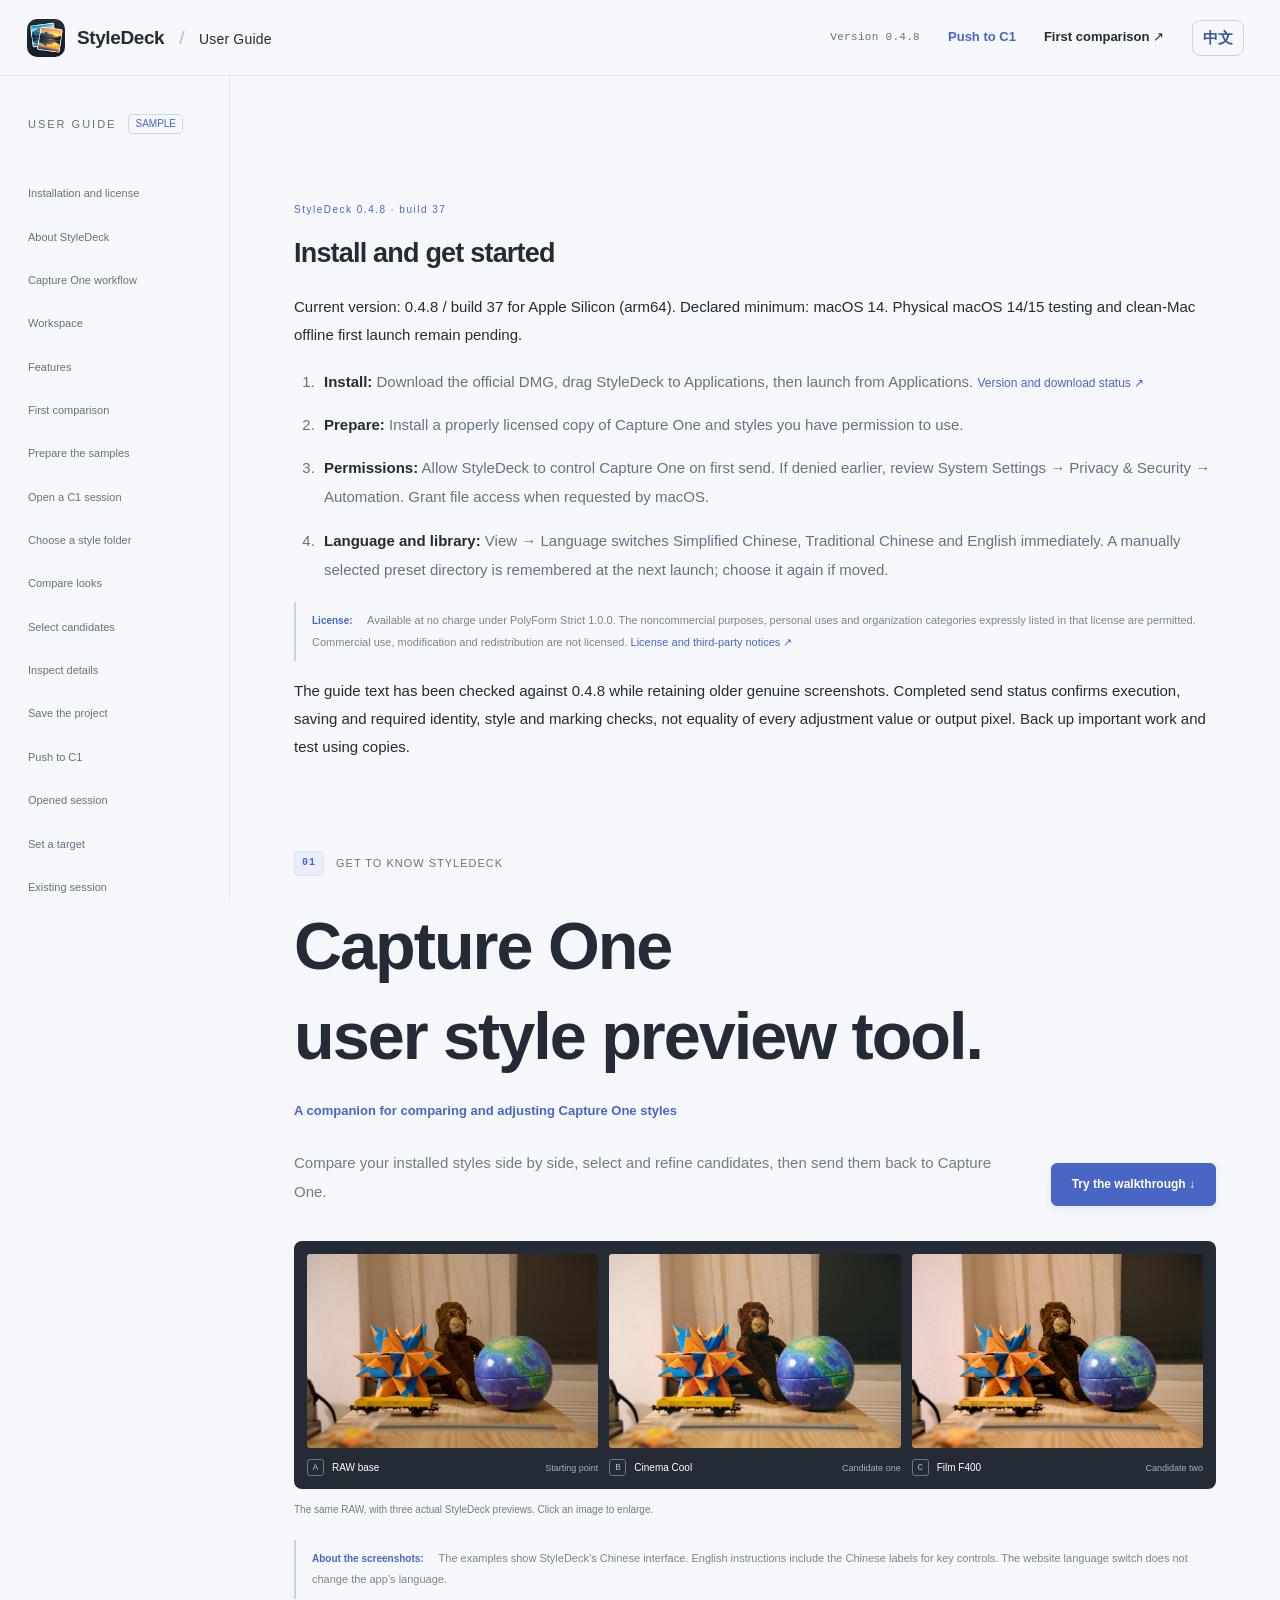
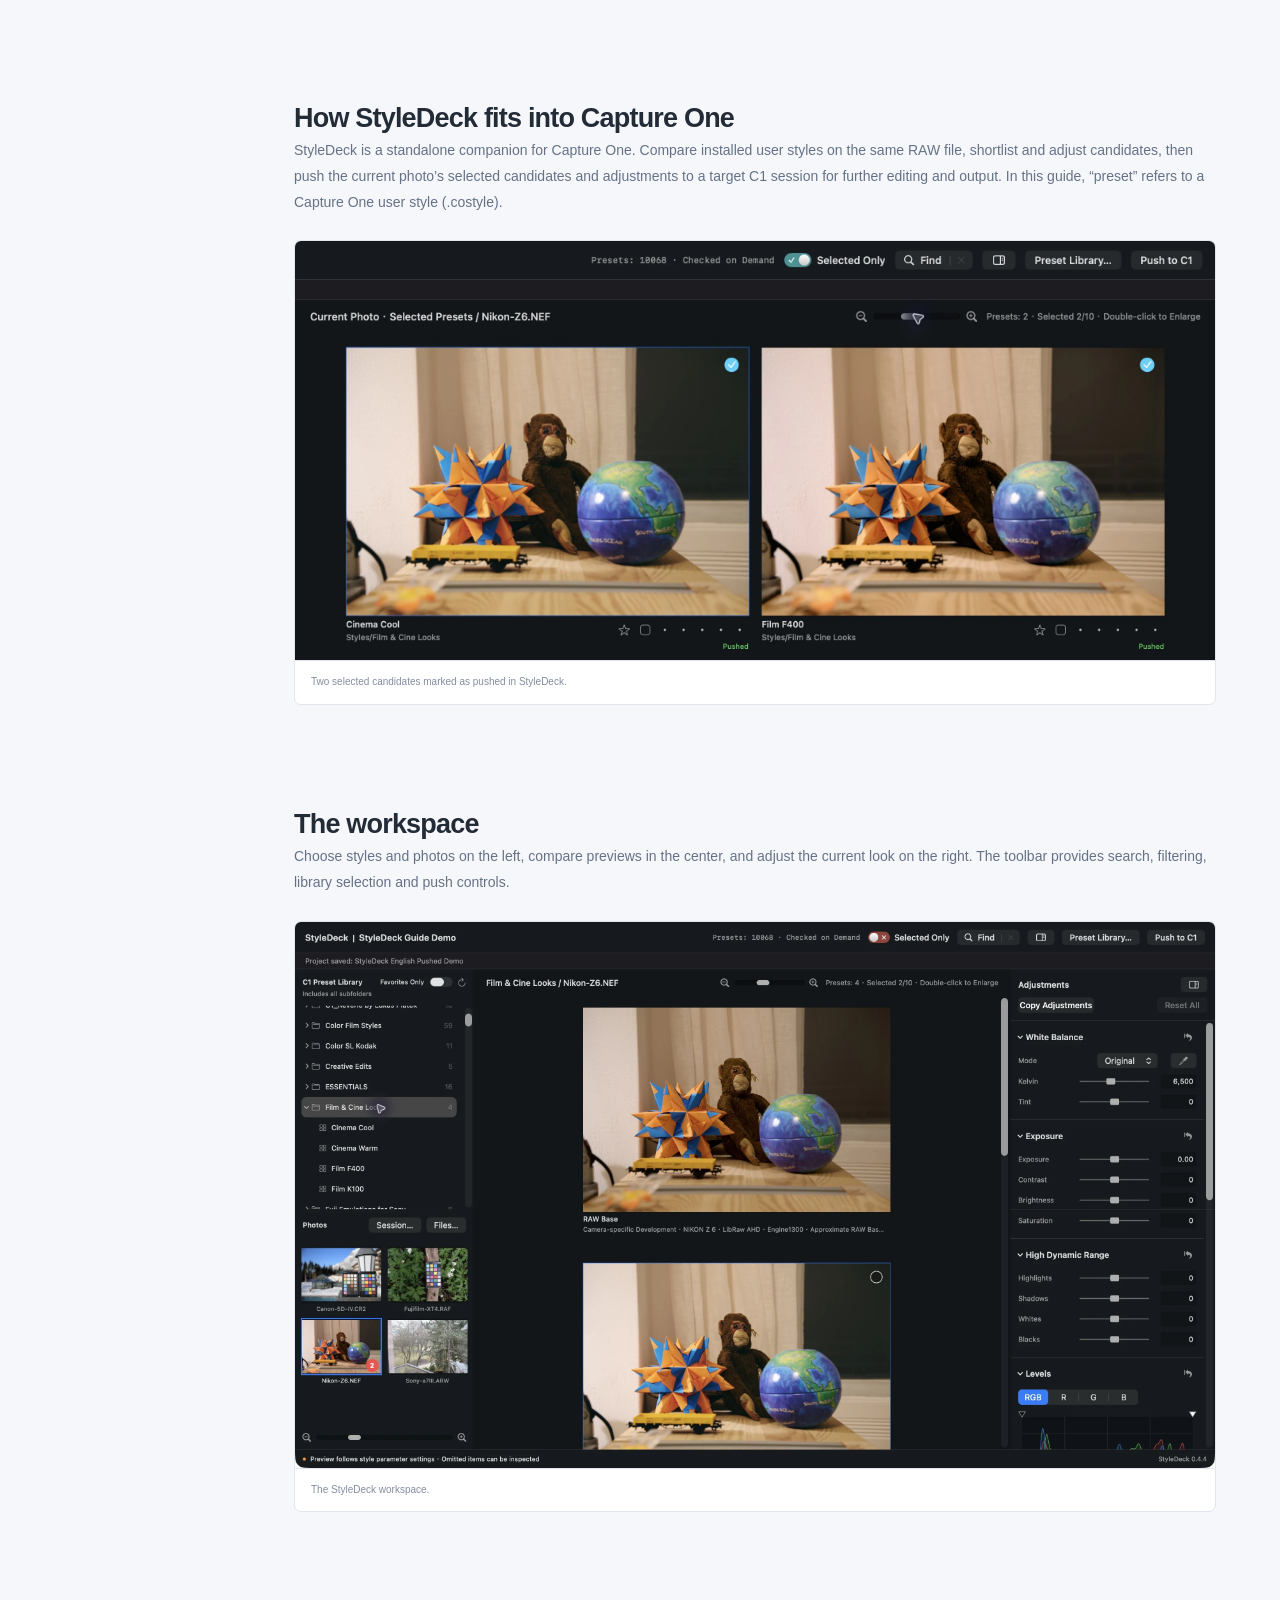
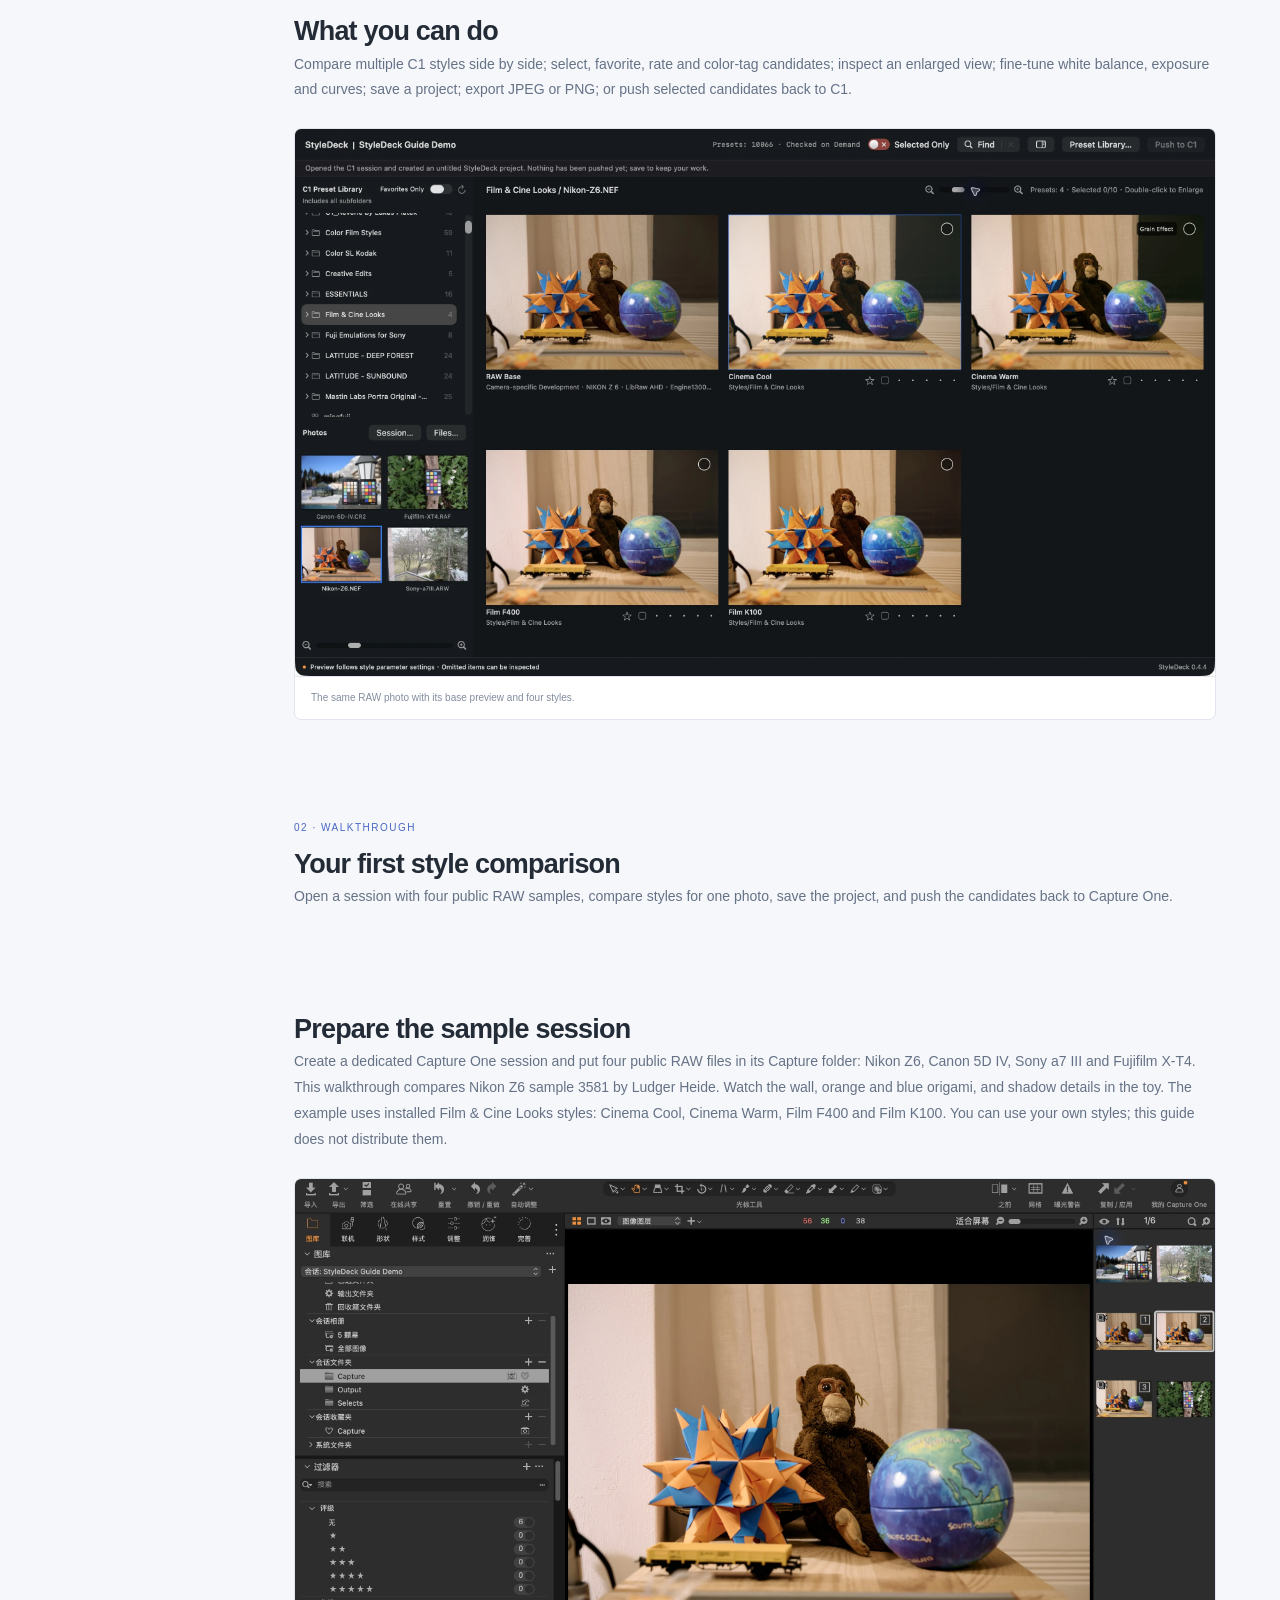
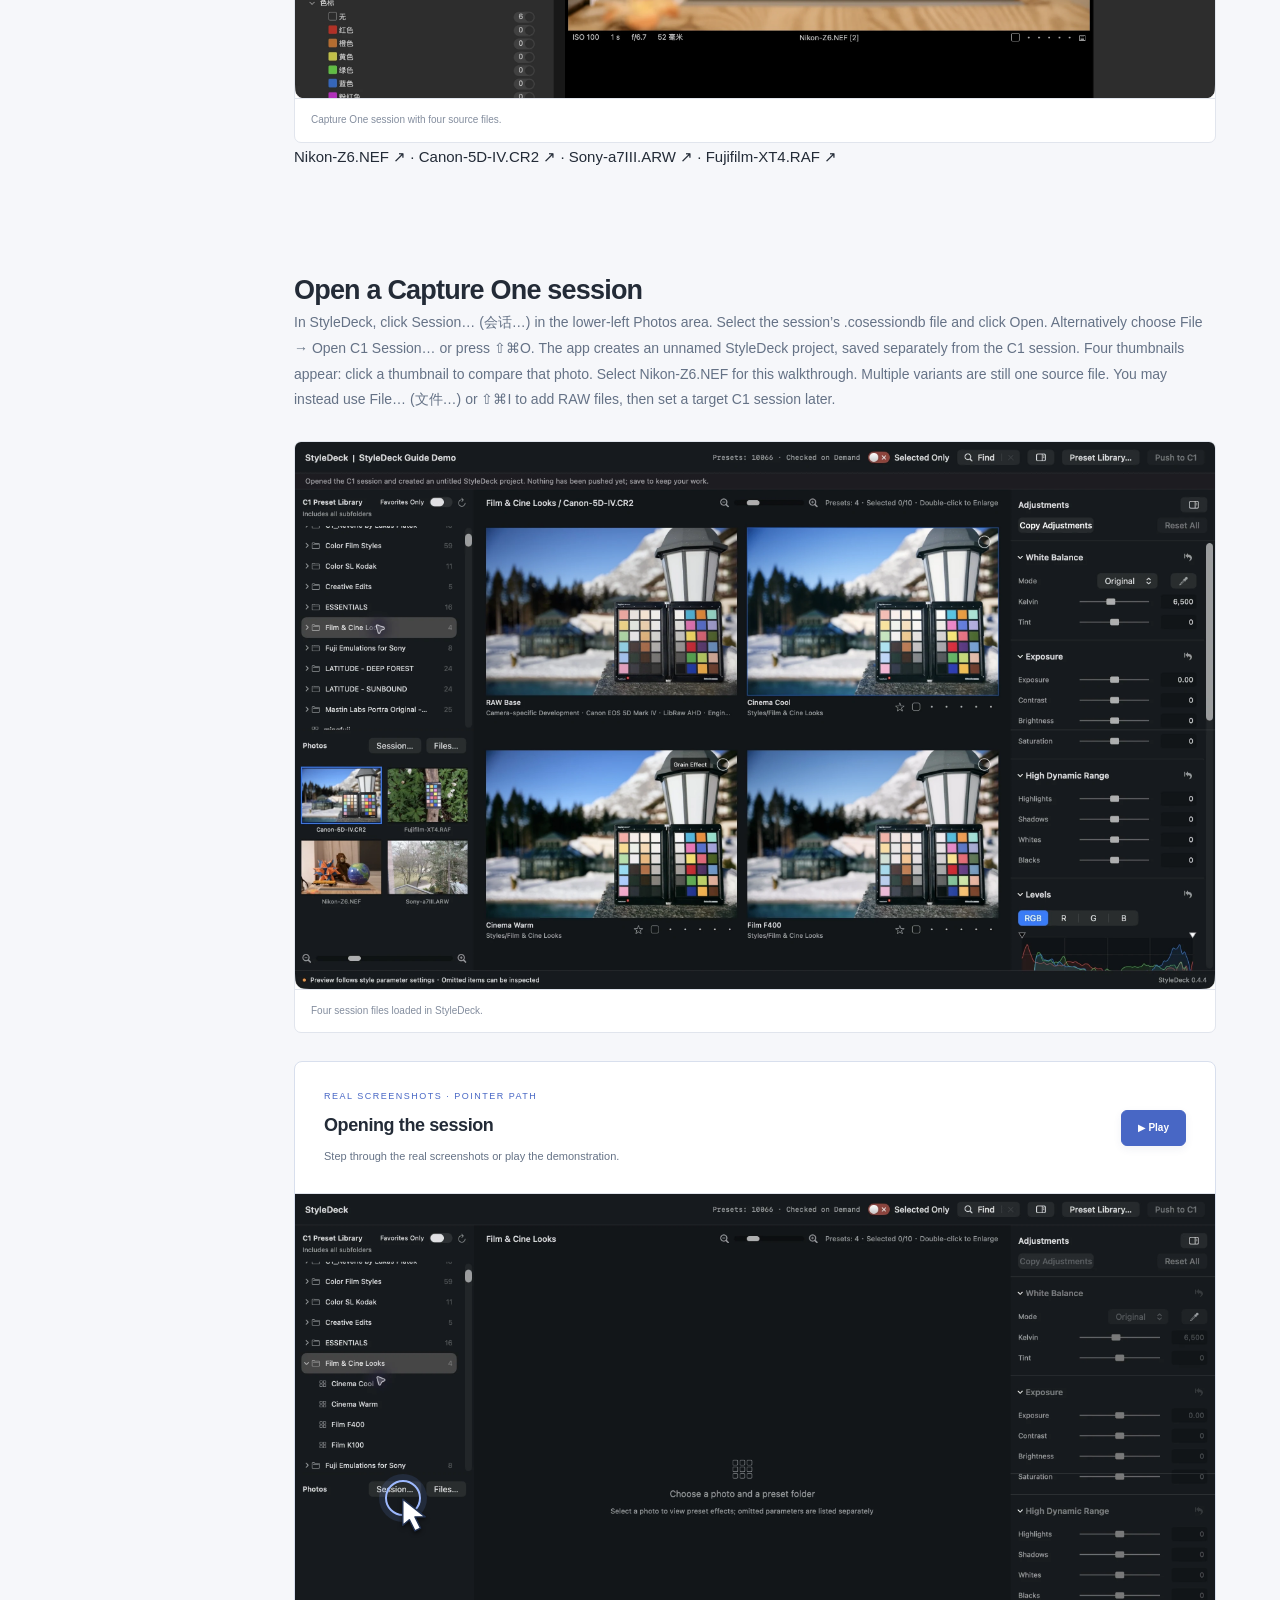
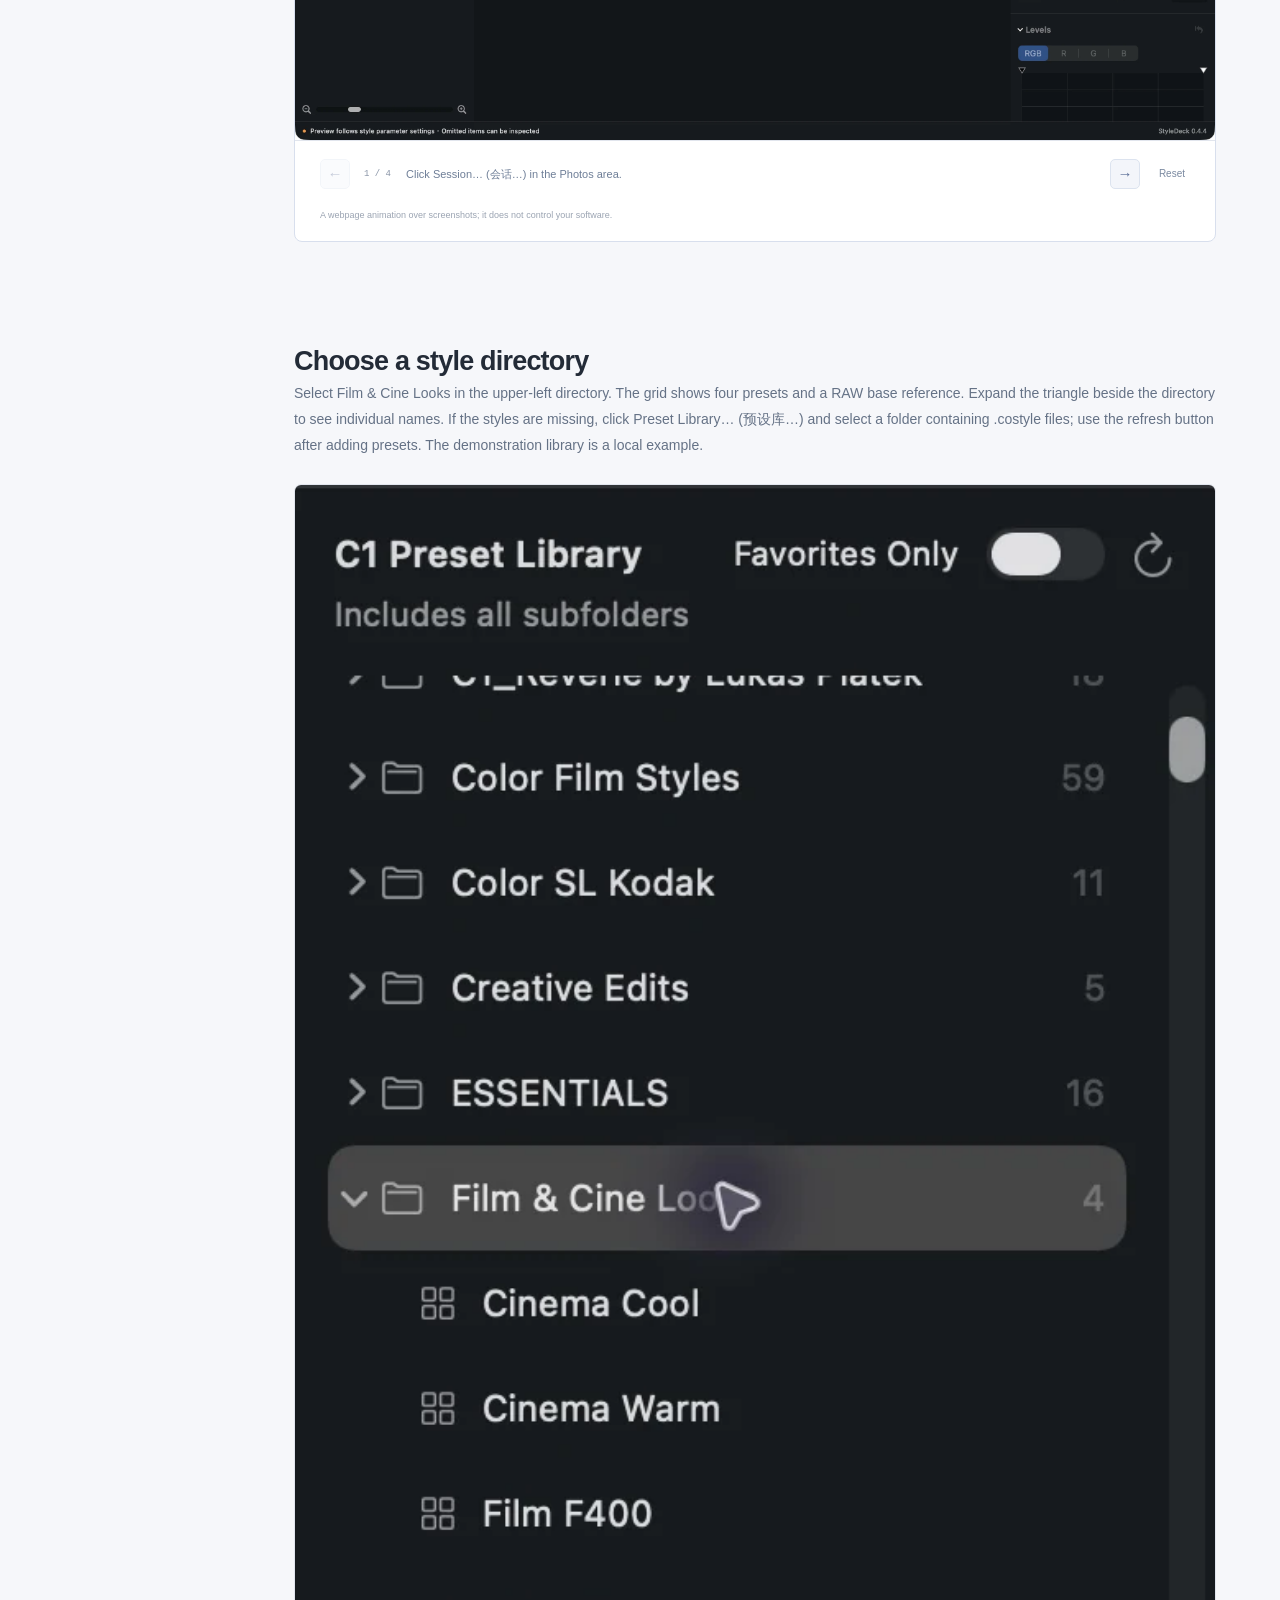
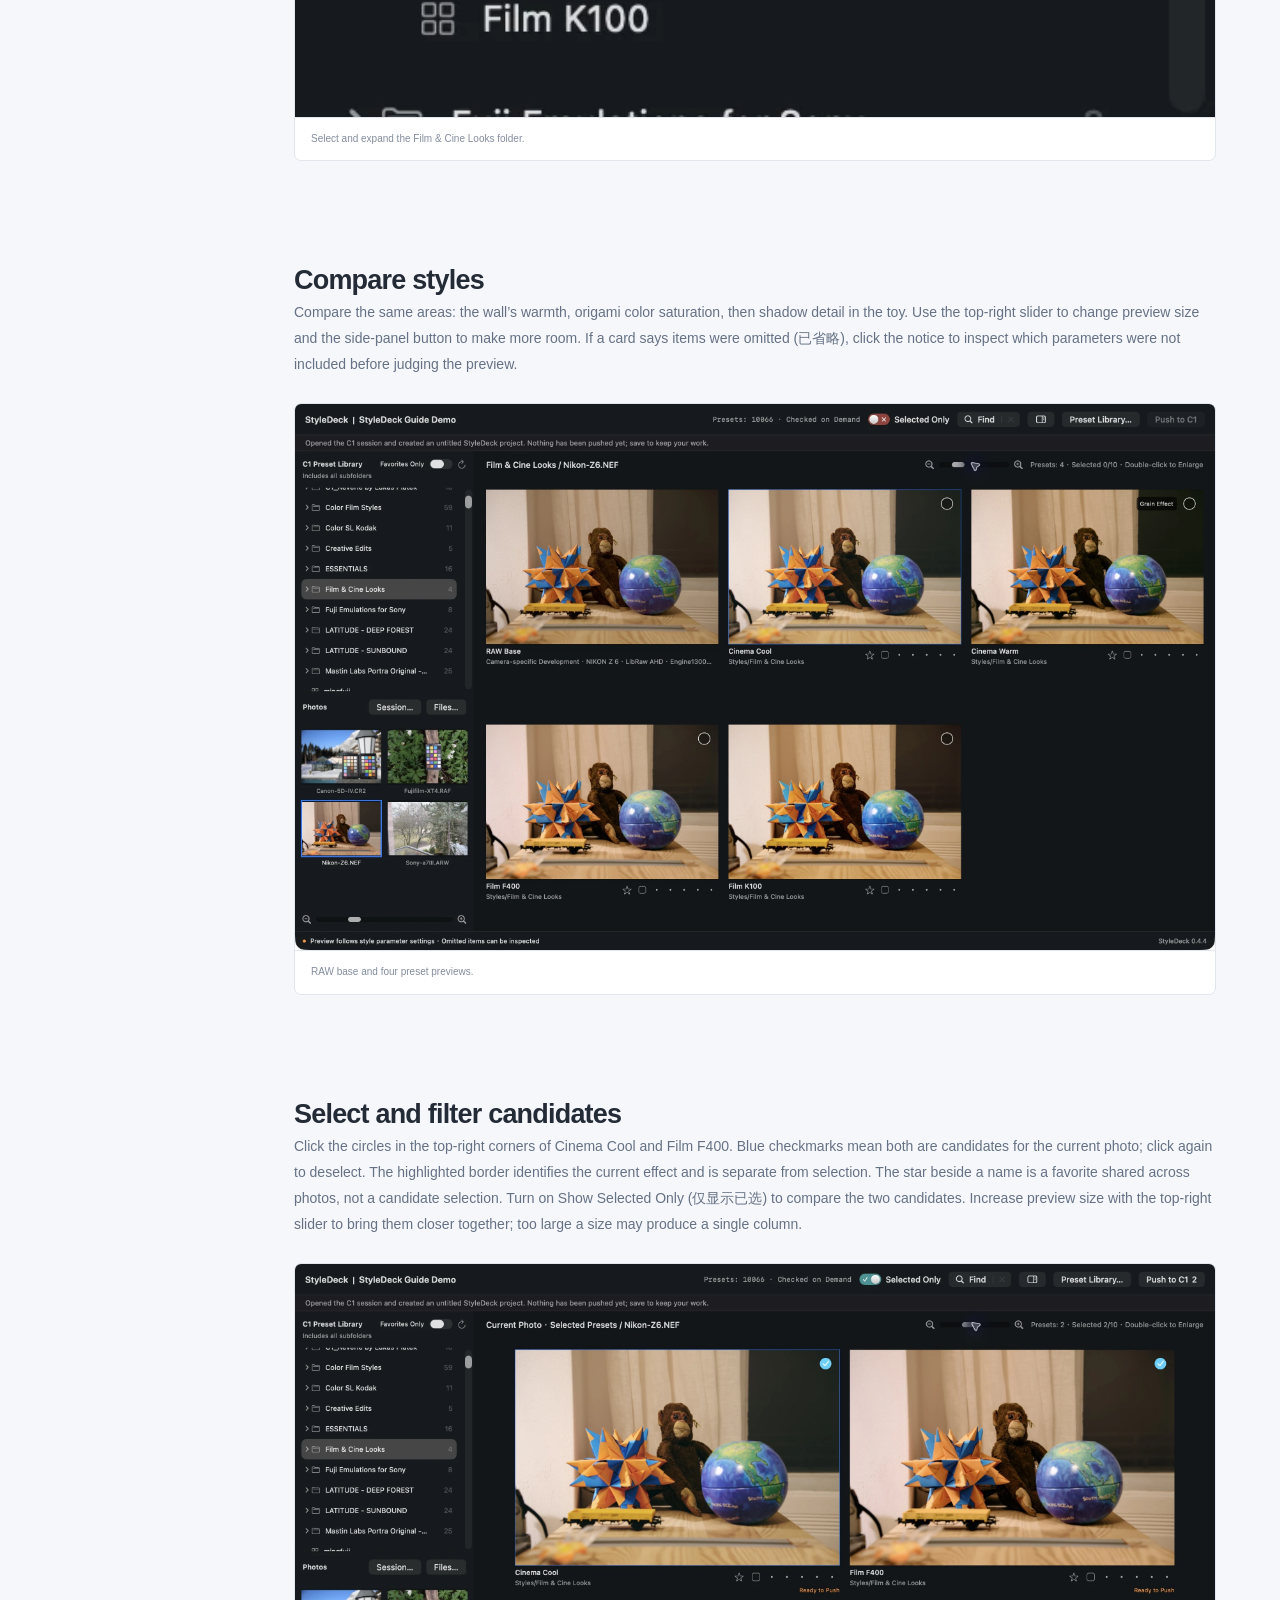
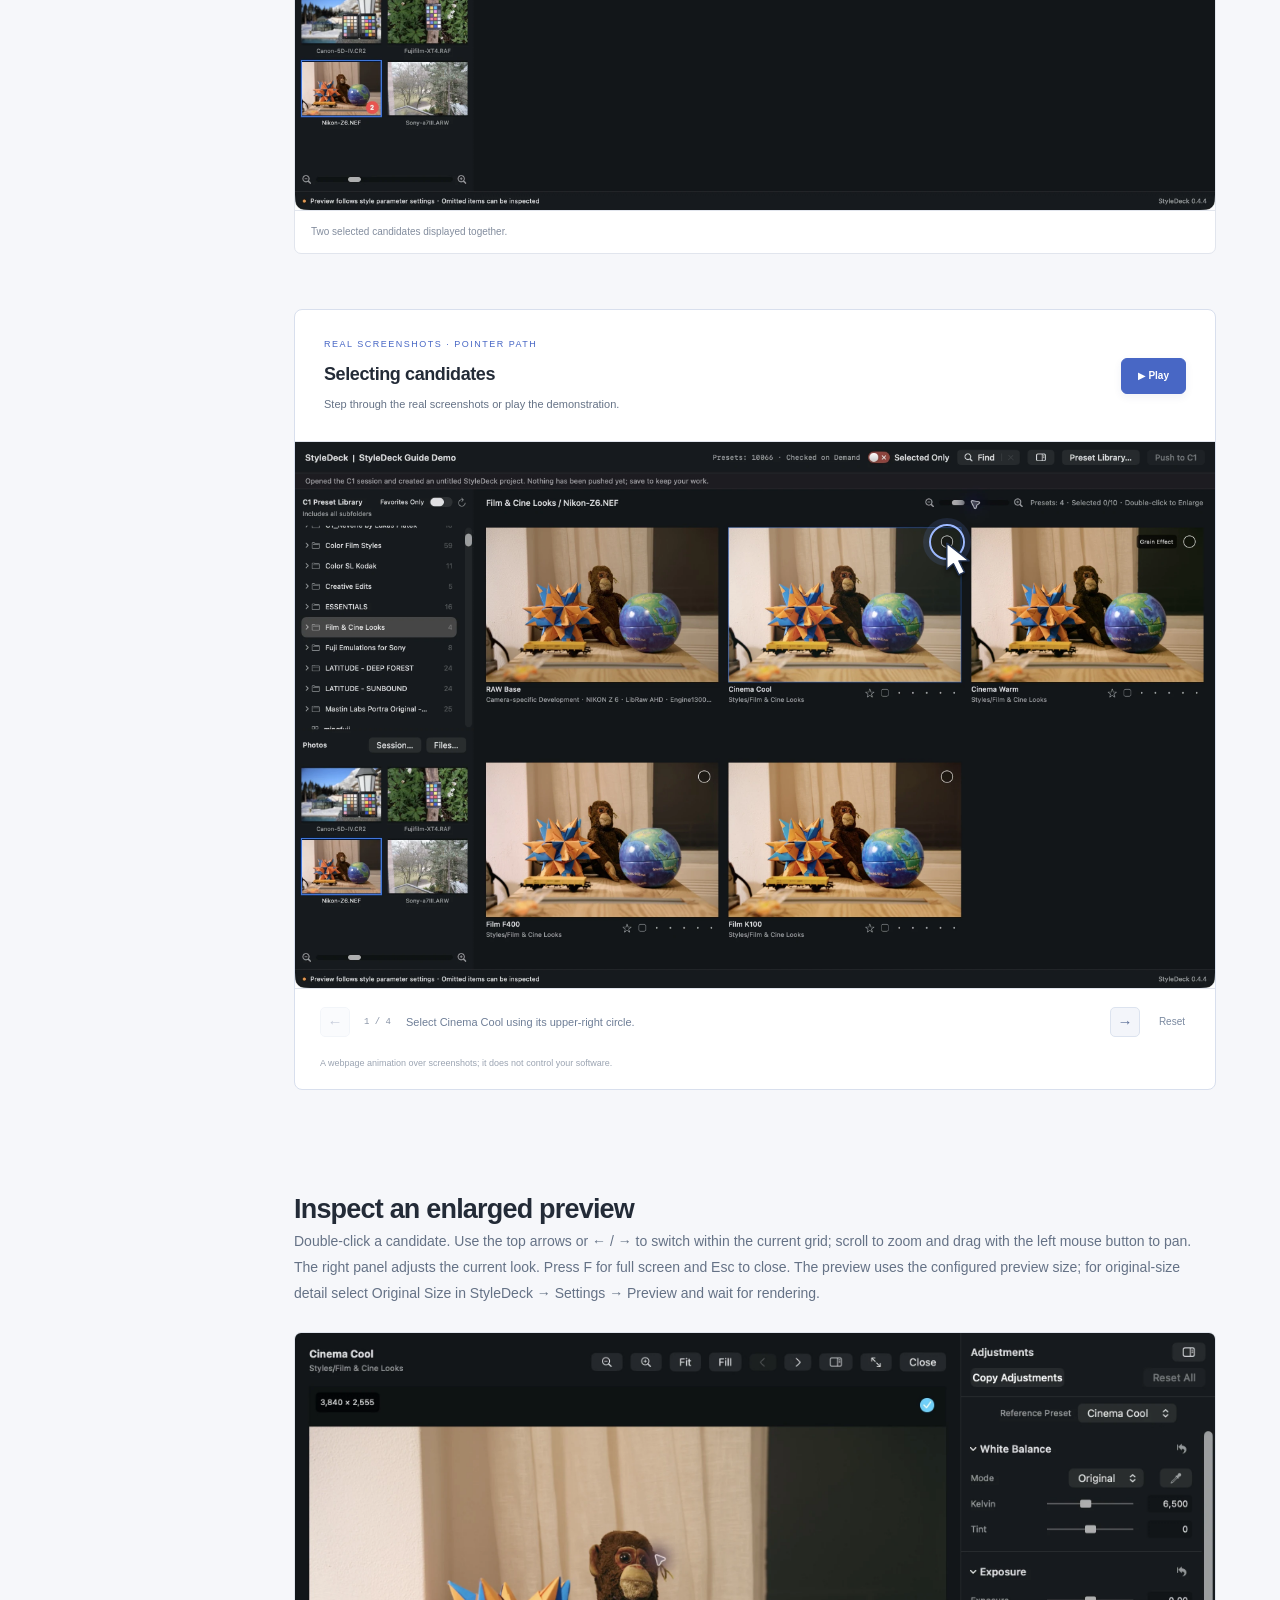
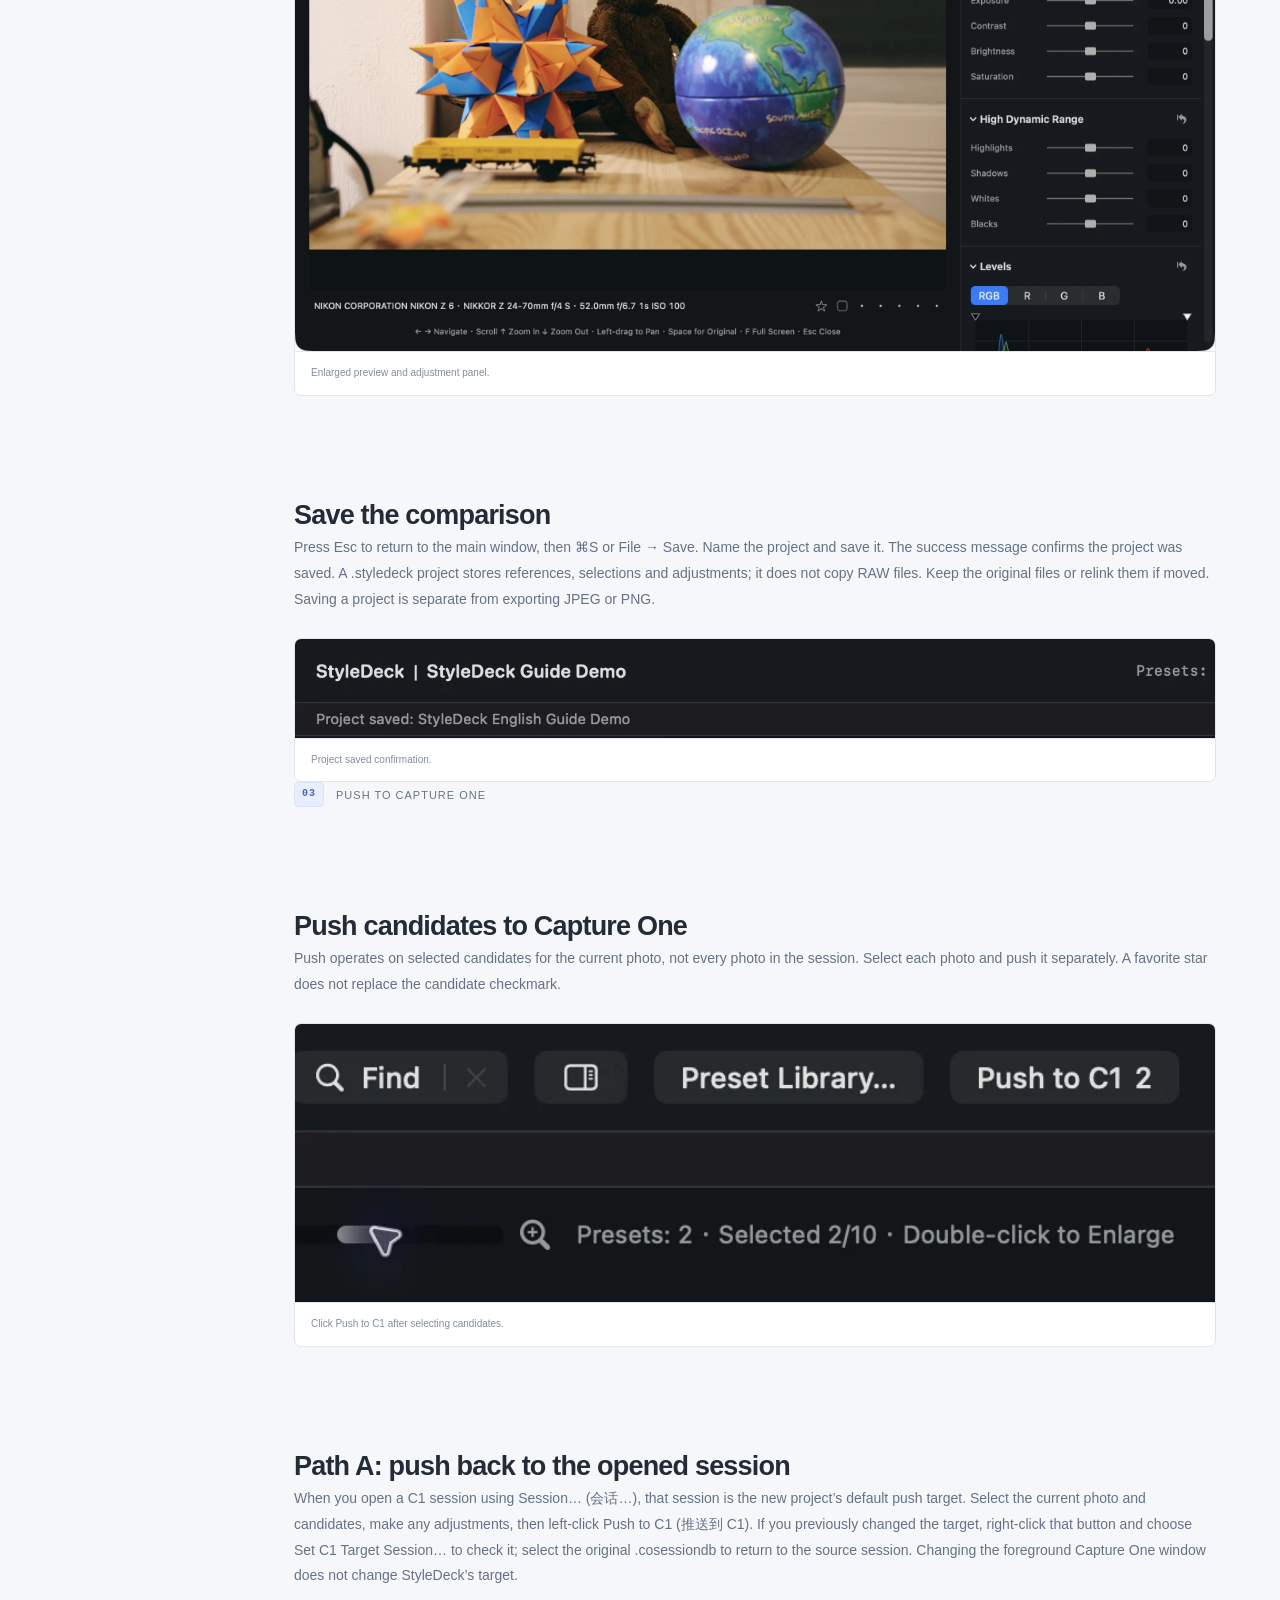
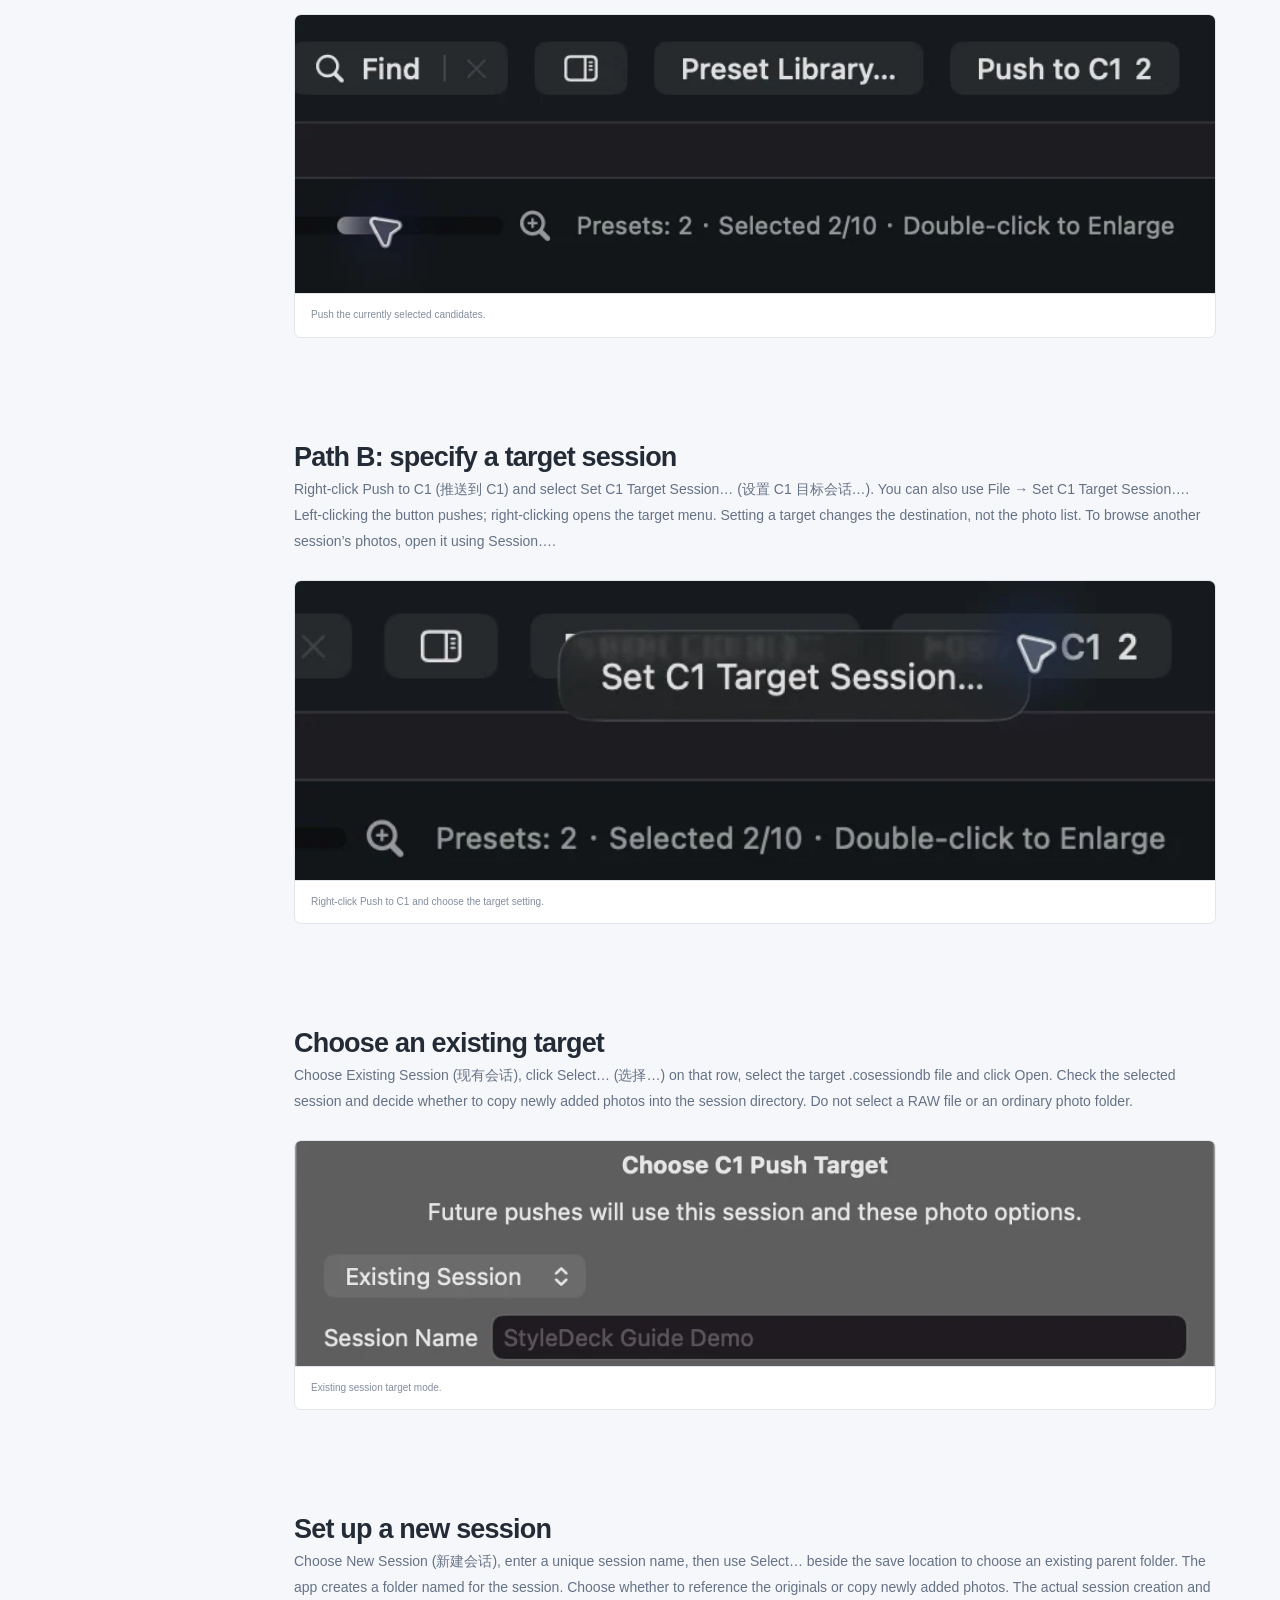
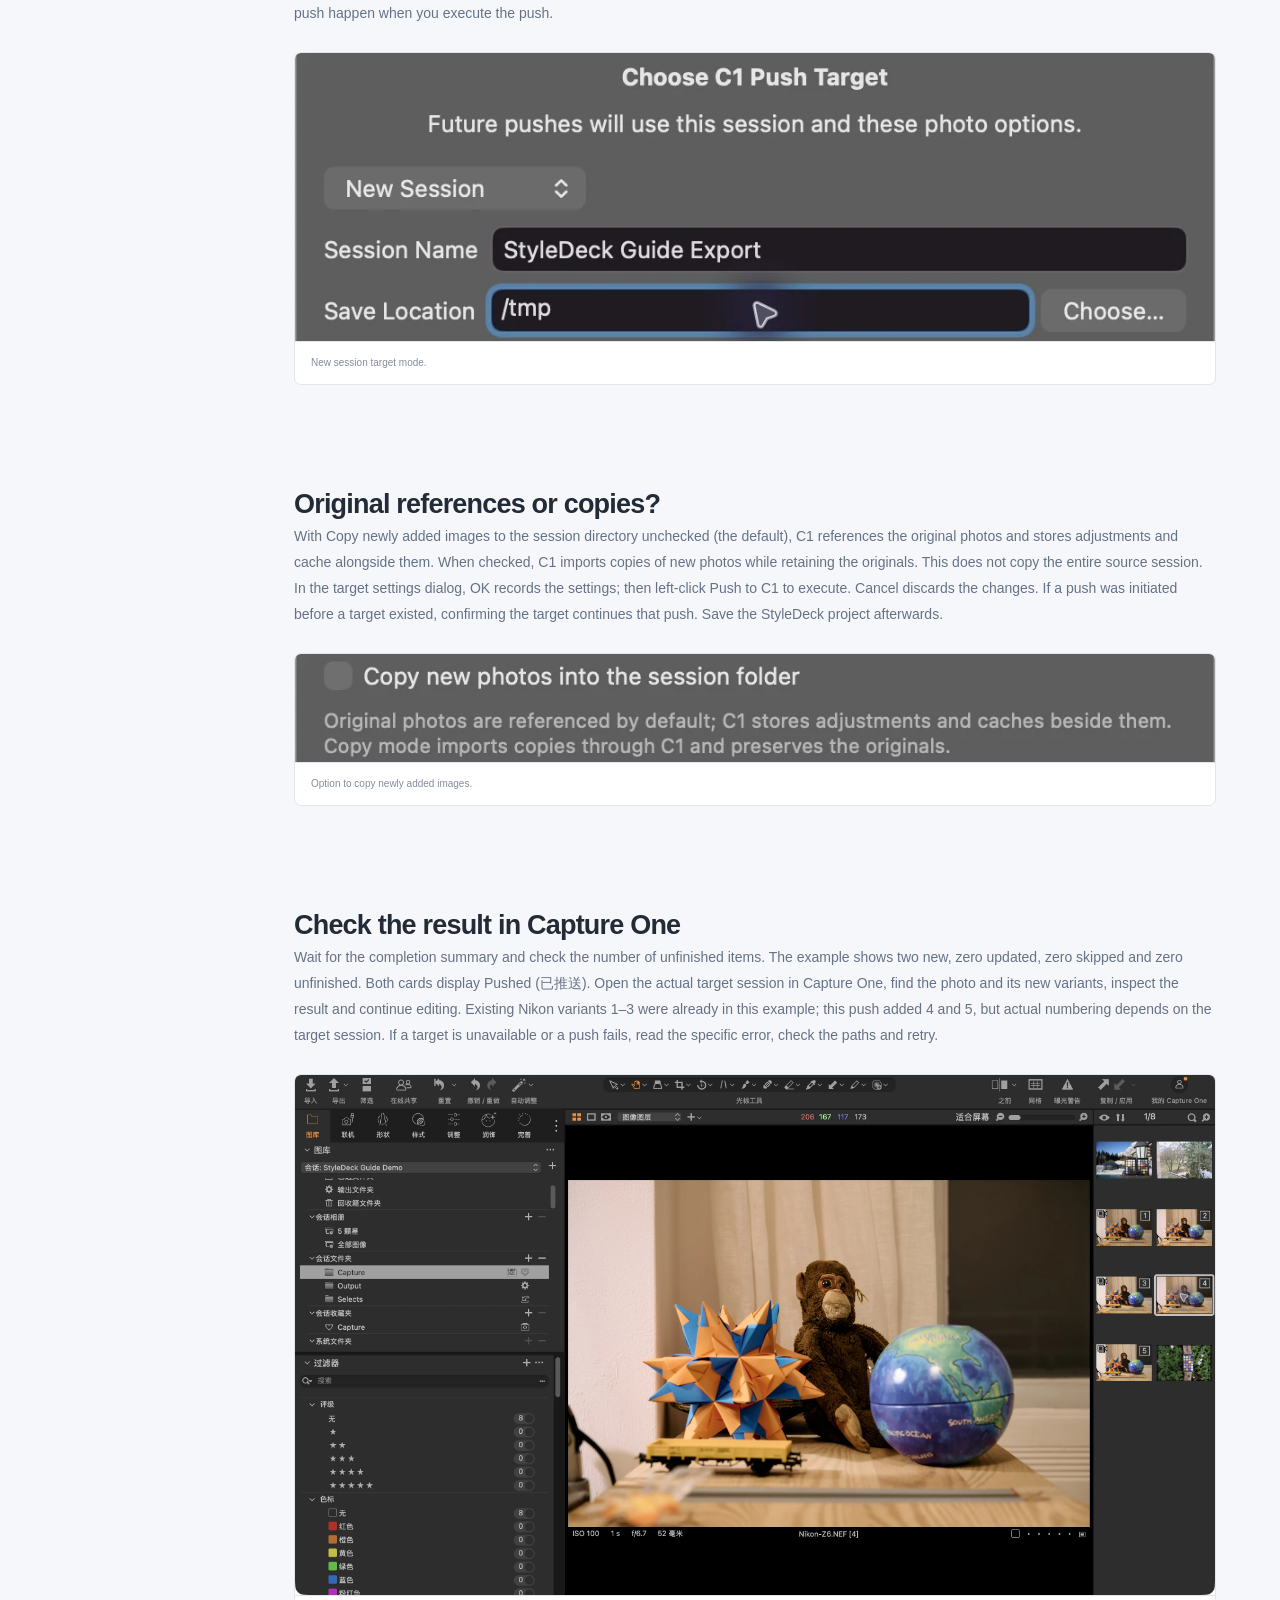
<file: docs/index.html>
<!doctype html>
<html lang="zh-CN">
<head>
  <meta charset="UTF-8">
  <meta name="viewport" content="width=device-width, initial-scale=1">
  <meta name="theme-color" content="#f6f7fa">
  <meta name="description" content="StyleDeck 是面向 Capture One 工作流的预设比较与调色辅助工具。学习打开 C1 会话、比较预设、筛选候选并推回 Capture One 继续处理。">
  <title>StyleDeck 使用指南 · Capture One 用户样式预览工具</title>
  <link rel="icon" href="assets/app-icon.png">
  <link rel="stylesheet" href="styles.css">
  <script src="language.js"></script>
  <script src="guide.js" defer></script>
</head>
<body>
  <a class="skip-link" href="#main">跳到正文</a>
  <header class="site-header">
    <a class="brand" href="#top" aria-label="StyleDeck 使用指南首页"><img src="assets/app-icon.png" alt="" width="38" height="38"><span>StyleDeck <span class="brand-divider">/</span> <span class="brand-sub">使用指南</span></span></a>
    <div class="header-end"><span class="version">适用 0.4.8</span><a href="#step-push" class="header-link push-help-link">推送到 C1</a><a href="#practice" class="header-link">开始第一次对比 <span aria-hidden="true">↗</span></a><a class="language-switch" href="en.html?lang=en" lang="en" aria-label="Switch to English">EN</a><button class="menu-toggle" aria-expanded="false" aria-controls="sidebar">目录 <span aria-hidden="true">☰</span></button></div>
  </header>

  <aside class="sidebar" id="sidebar" aria-label="指南目录">
    <div class="sidebar-top"><span class="small-label">使用指南</span><span class="sample-tag">样章</span></div>
    <nav>
      <a href="#installation" class="nav-foot">安装与许可</a><a href="#overview" class="nav-chapter active"><span>01</span> 认识 StyleDeck</a>
      <div class="nav-children"><a href="#c1-workflow">与 Capture One 结合</a><a href="#workspace">认识工作区</a><a href="#capabilities">基本功能</a><a href="#display-modes">全屏与面板显示</a></div>
      <a href="#practice" class="nav-chapter"><span>02</span> 第一次预设对比</a>
      <div class="nav-children"><a href="#prepare">准备案例照片</a><a href="#step-import">打开 C1 多照片会话</a><a href="#step-library">选择预设目录</a><a href="#step-compare">比较不同风格</a><a href="#step-select">勾选与筛选</a><a href="#step-enlarge">放大检查</a><a href="#step-save">保存本次选择</a></div>
      <a href="#step-push" class="nav-chapter"><span>03</span> App 推送到 C1</a>
      <div class="nav-children"><a href="#push-opened">推回已打开的会话</a><a href="#push-target">指定目标会话</a><a href="#push-existing">选择现有会话</a><a href="#push-new">设置新建会话</a><a href="#push-result">确认推送结果</a></div>
      <a href="#quick-reference" class="nav-foot">全部快捷键 <span aria-hidden="true">↗</span></a>
      <a href="#sources" class="nav-foot">案例与素材来源 <span aria-hidden="true">↗</span></a>
    </nav>
    <div class="sidebar-note"><span class="status-dot"></span><span>真实界面 · 公开 RAW 样片<br><span class="subtle">从看懂功能，到完成第一次操作</span></span></div>
  </aside>

  <main id="main">
    <div class="content" id="top">
      <section class="section release-info" id="installation"><p class="overline">StyleDeck 0.4.8 · build 37</p><h2>安装与开始使用</h2><p>当前版本为 0.4.8 / build 37，适用于 Apple Silicon（arm64）。最低系统声明为 macOS 14；macOS 14/15 实机与干净 Mac 离线首启仍待验证。</p>
<ol class="push-steps"><li><strong>安装：</strong>下载官方 DMG，打开后将 StyleDeck 拖入“应用程序”，再从“应用程序”启动。<a href="download.html">版本与下载状态 ↗</a></li><li><strong>准备：</strong>自行安装并合法授权 Capture One，准备自己拥有使用权的 .costyle 预设。</li><li><strong>权限：</strong>首次推送时允许 StyleDeck 自动化控制 Capture One；若曾拒绝，到“系统设置 → 隐私与安全性 → 自动化”检查。文件访问权限按系统提示授予。</li><li><strong>语言与预设库：</strong>“显示 → 语言”可立即切换简体中文、繁体中文和英文；手动选择的预设目录会在下次启动时记住，目录移动后可重新选择。</li></ol>
<p class="tip"><strong>许可：</strong>免费提供，按 PolyForm Strict 1.0.0 使用。允许原文规定的非商业用途，包含个人研究、学习、爱好及指定非商业组织类别；不授予商业使用、修改或再分发权利。<a href="license.html">许可与第三方声明 ↗</a></p>
<p>本指南在旧版真实截图基础上核对文字到 0.4.8；截图并非全部重新采集。推送“已完成”表示执行与保存及必要身份、预设和标记确认完成，不代表所有调色数值或成片像素一致。重要项目请先备份并用副本测试。</p></section>
<section class="hero" id="overview" aria-labelledby="hero-title">
        <div class="eyebrow"><span class="chapter-chip">01</span> 认识 StyleDeck <span class="eyebrow-line"></span> Capture One 工作流辅助工具</div>
        <h1 id="hero-title">Capture One<br>用户样式预览工具</h1>
        <p class="product-role">Capture One 的预设比较与调色辅助工具 <span>Add-on 工作流</span></p><div class="hero-bottom"><p class="lead">在 StyleDeck 并排比较已有的 Capture One 预设，筛选候选、完成微调，<br class="desktop-only">再把选中的预设与调整推回 Capture One，继续你的修图流程。</p><a class="button primary" href="#practice">跟着做一次 <span aria-hidden="true">↓</span></a></div>
        <div class="contact-sheet" aria-label="同一 RAW 的三种实际预览">
          <figure><button class="photo-open" data-lightbox="assets/photos/raw-base.webp" data-caption="RAW 基础 · 同一张 Nikon Z6 RAW 的基础预览" aria-label="放大查看 RAW 基础效果"><img src="assets/photos/raw-base.webp" alt="RAW 基础预览：橙蓝折纸、玩偶与地球仪" width="1800" height="1198" fetchpriority="high"></button><figcaption><span class="frame-index">A</span><strong>RAW 基础</strong><span>起点</span></figcaption></figure>
          <figure><button class="photo-open" data-lightbox="assets/photos/cinema-cool.webp" data-caption="Cinema Cool · StyleDeck 实际预设预览" aria-label="放大查看 Cinema Cool 效果"><img src="assets/photos/cinema-cool.webp" alt="Cinema Cool 预设：比较墙面冷暖与玩偶暗部" width="1800" height="1198"></button><figcaption><span class="frame-index">B</span><strong>Cinema Cool</strong><span>候选一</span></figcaption></figure>
          <figure><button class="photo-open" data-lightbox="assets/photos/film-f400.webp" data-caption="Film F400 · StyleDeck 实际预设预览，无手动调整" aria-label="放大查看 Film F400 效果"><img src="assets/photos/film-f400.webp" alt="Film F400 预设：比较橙色折纸与整体明暗" width="1800" height="1198"></button><figcaption><span class="frame-index">C</span><strong>Film F400</strong><span>候选二</span></figcaption></figure>
        </div>
        <p class="image-note"><span class="tiny-grid" aria-hidden="true">▦</span> 同一张 RAW，比较 Capture One 预设的实际预览。点图可放大。<a href="#sources">样片来源与许可 ↗</a></p>
      </section>

      <section class="section c1-workflow" id="c1-workflow" aria-labelledby="c1-workflow-title">
        <div class="section-heading"><div><p class="overline">围绕 Capture One 使用</p><h2 id="c1-workflow-title">把预设比较这一段，交给 StyleDeck。</h2></div></div>
        <p class="section-intro">在 Capture One 工作流中，StyleDeck 主要承担预设的集中比较、候选筛选和微调。打开会话或加入 RAW，快速找到几个方向，再把候选与调整送回 C1，继续精修和输出。</p><p class="small-text">这里的“预设”沿用 StyleDeck 界面用词，对应本例的 Capture One 用户样式（Styles，<code>.costyle</code>）。使用你已安装和拥有的样式库即可。</p>
        <div class="integration-path" aria-label="Capture One 与 StyleDeck 的分工">
          <div><span class="app-label">Capture One</span><strong>准备照片与预设</strong><p>保留现有 C1 会话和已经安装的预设，选择这次要尝试风格的照片。</p></div>
          <span class="path-arrow" aria-hidden="true">→</span>
          <div><span class="app-label styledeck-label">StyleDeck</span><strong>比较、筛选与微调</strong><p>用同一张照片并排查看多个预设，勾选候选，必要时做针对性的调整。</p></div>
          <span class="path-arrow" aria-hidden="true">→</span>
          <div><span class="app-label">Capture One</span><strong>接收结果，继续精修</strong><p>将当前照片已选预设与调色推入目标会话，在 C1 中确认最终效果并继续处理。</p></div>
        </div>
        <div class="app-handoff">
          <figure class="shot-figure"><button class="screenshot-open" data-lightbox="assets/screenshots/c1-pushed.webp" data-caption="StyleDeck：公开样片的两个候选均显示“已推送”" aria-label="放大 StyleDeck 推送状态截图"><img src="assets/screenshots/c1-pushed.webp" alt="StyleDeck 中 Cinema Cool 和 Film F400 两个候选均为已推送" width="2880" height="1708" loading="lazy"></button><figcaption><strong>StyleDeck</strong> · 找到候选，送回 C1</figcaption></figure>
          <span class="handoff-arrow" aria-hidden="true">→</span>
          <figure class="shot-figure"><button class="screenshot-open" data-lightbox="assets/screenshots/c1-result.webp" data-caption="Capture One 专用会话：四张 RAW 的演示会话；Nikon 本轮新增变体 4、5，当前选中 4" aria-label="放大 Capture One 接收结果截图"><img src="assets/screenshots/c1-result.webp" alt="Capture One 的 StyleDeck Guide Demo 会话，右侧有原始变体与两个新增结果" width="3024" height="1708" loading="lazy"></button><figcaption><strong>Capture One</strong> · 接收候选，继续修图</figcaption></figure>
        </div>
        <p class="image-note">两张均为本次真实操作截图，全部使用公开样片与专用 C1 演示会话。<a href="#step-push">看具体推送步骤 ↓</a></p>
      </section>

      <section class="section" id="workspace" aria-labelledby="workspace-title">
        <div class="section-heading"><div><p class="overline">先看懂界面</p><h2 id="workspace-title">一个工作区，把比较和调整连起来。</h2></div><span class="section-aside">点图中编号认识各区域</span></div>
        <p class="section-intro">左边选照片与预设，中间看效果，右边做调整。先记住这三个位置，就能开始第一次比较。</p>
        <figure class="workspace-figure">
          <div class="workspace-map">
            <button class="screenshot-open" data-lightbox="assets/screenshots/workspace.webp" data-caption="StyleDeck 0.3.8 完整工作区 · 公开 Nikon Z6 样片" aria-label="放大完整工作区截图"><img src="assets/screenshots/workspace.webp" alt="StyleDeck 工作区：左侧预设目录和照片，中间比较网格，右侧调色面板" width="2880" height="1708" loading="lazy"></button>
            <button class="map-pin active" style="--x:8%;--y:26%" data-region="library" aria-label="1，预设目录" aria-pressed="true">1</button>
            <button class="map-pin" style="--x:8%;--y:68%" data-region="photos" aria-label="2，照片列表" aria-pressed="false">2</button>
            <button class="map-pin" style="--x:49%;--y:44%" data-region="matrix" aria-label="3，预设比较网格" aria-pressed="false">3</button>
            <button class="map-pin" style="--x:87%;--y:31%" data-region="inspector" aria-label="4，调色面板" aria-pressed="false">4</button>
            <button class="map-pin" style="--x:72%;--y:3%" data-region="toolbar" aria-label="5，筛选与常用操作" aria-pressed="false">5</button>
          </div>
          <figcaption class="map-description" aria-live="polite"><span class="map-number" id="region-number">1</span><div><strong id="region-title">预设目录</strong><p id="region-description">选择一个目录，比较其中的预设；点目录左边的小三角，可以展开单个预设名称。</p></div><span class="real-shot">真实软件截图</span></figcaption>
        </figure>
      </section>

      <section class="section" id="capabilities" aria-labelledby="capabilities-title">
        <div class="section-heading"><div><p class="overline">基本功能</p><h2 id="capabilities-title">把比较与筛选，接进 C1 工作流。</h2></div></div>
        <div class="feature-layout">
          <div class="feature-list" role="tablist" aria-label="基本功能介绍" aria-orientation="vertical">
            <button id="feature-tab-compare" class="feature-tab active" role="tab" aria-selected="true" aria-controls="feature-panel" data-feature="compare"><span class="feature-symbol" aria-hidden="true">▦</span><span><strong>并排比较 C1 预设</strong><span>同一照片同时看多个预设，更快找到色彩方向。</span></span><span class="feature-arrow" aria-hidden="true">↗</span></button>
            <button id="feature-tab-select" class="feature-tab" role="tab" aria-selected="false" aria-controls="feature-panel" tabindex="-1" data-feature="select"><span class="feature-symbol" aria-hidden="true">✓</span><span><strong>筛选与整理候选</strong><span>用勾选、收藏、星标和色标整理不同用途的选择。</span></span><span class="feature-arrow" aria-hidden="true">↗</span></button>
            <button id="feature-tab-enlarge" class="feature-tab" role="tab" aria-selected="false" aria-controls="feature-panel" tabindex="-1" data-feature="enlarge"><span class="feature-symbol" aria-hidden="true">⌕</span><span><strong>放大检查与预设微调</strong><span>双击看大图，用白平衡、曝光、曲线等工具微调。</span></span><span class="feature-arrow" aria-hidden="true">↗</span></button>
            <button id="feature-tab-push" class="feature-tab" role="tab" aria-selected="false" aria-controls="feature-panel" tabindex="-1" data-feature="push"><span class="feature-symbol" aria-hidden="true">↗</span><span><strong>把候选与调色推回 C1</strong><span>选定目标会话，在 Capture One 中继续处理结果。</span></span><span class="feature-arrow" aria-hidden="true">↗</span></button>
            <button id="feature-tab-export" class="feature-tab" role="tab" aria-selected="false" aria-controls="feature-panel" tabindex="-1" data-feature="export"><span class="feature-symbol" aria-hidden="true">↥</span><span><strong>辅助保存与照片导出</strong><span>保存比较进度，也可导出 JPEG、PNG 供参考。</span></span><span class="feature-arrow" aria-hidden="true">↗</span></button>
          </div>
          <figure class="feature-visual" role="tabpanel" id="feature-panel" aria-labelledby="feature-tab-compare"><button class="screenshot-open" id="feature-image-button" data-lightbox="assets/screenshots/compare.webp" data-caption="同时查看 RAW 基础和四个预设" aria-label="放大当前功能截图"><img id="feature-image" src="assets/screenshots/compare.webp" alt="同一照片的多个预设并排显示" width="2880" height="1708" loading="lazy"></button><figcaption><strong id="feature-title">先看整体方向</strong><p id="feature-description">照片保持相同，变化来自预设。比较时先固定一个观察区域，例如墙面的冷暖或玩偶的暗部。</p></figcaption></figure>
        </div>
        <div class="workflow-strip" aria-label="Capture One 辅助工作流"><span>C1 会话与已有预设</span><i aria-hidden="true">→</i><span>StyleDeck 比较</span><i aria-hidden="true">→</i><span>筛选与微调</span><i aria-hidden="true">→</i><span>推回 C1</span><i aria-hidden="true">→</i><span>继续精修与输出</span></div>
      </section>

      <section class="practice-opening section" id="practice" aria-labelledby="practice-title">
        <div class="eyebrow"><span class="chapter-chip">02</span> 跟着做 <span class="eyebrow-line"></span> 第一次预设对比</div>
        <h2 id="practice-title">从 C1 会话开始，<br>逐张比较用户样式。</h2>
        <p class="lead">打开包含四张不同 RAW 的 Capture One 演示会话，切换照片查看样式；再用 Nikon 静物样片比较四个预设，留下两个候选，保存项目并接回 C1。</p>
        <div class="practice-meta"><span>四张会话照片</span><span>四个预设</span><span>比较后进入独立推送章节</span><a href="#session-demo">先看会话演示 ↓</a></div>
      </section>

      <section class="sample-prep" id="prepare" aria-labelledby="prepare-title">
        <div><p class="overline">开始前准备</p><h3 id="prepare-title">准备一个 C1 会话，放入多张公开 RAW。</h3><p>本例在 Capture One 新建专用会话 <strong>StyleDeck Guide Demo</strong>，把四张公开 RAW 放入会话的 <strong>Capture</strong> 文件夹。四张照片分别来自 Nikon Z6、Canon 5D IV、Sony a7 III 和 Fujifilm X-T4；下方有各自下载入口。第一次详细比较使用 Nikon Z6 静物样片（编号 3581，摄影：Ludger Heide）。画面里的橙蓝折纸、浅色墙面和深色玩偶，是比较效果的三个观察点。</p><a class="text-link" href="https://raw.pixls.us/getfile.php/3581/nice/Nikon%20-%20Z%206%20-%2014bit%2014bit%20compressed%20%283%3A2%29.NEF" target="_blank" rel="noopener noreferrer">下载本例 RAW <span aria-hidden="true">↗</span></a><span class="download-detail">约 26 MB · .NEF · 来自 raw.pixls.us</span><div class="session-downloads"><strong>多照片会话的其他样片</strong><a href="https://raw.pixls.us/getfile.php/983/nice/Canon%20-%20EOS%205D%20Mark%20IV%20-%20RAW%20(3:2).CR2" target="_blank" rel="noopener noreferrer">Canon-5D-IV.CR2 ↗</a><a href="https://raw.pixls.us/getfile.php/2414/nice/Sony%20-%20ILCE-7M3%20-%2014bit%2014bit%20compressed%20(3:2).ARW" target="_blank" rel="noopener noreferrer">Sony-a7III.ARW ↗</a><a href="https://raw.pixls.us/getfile.php/3918/nice/Fujifilm%20-%20X-T4%20-%2014bit%2014bit%20compressed%20(3:2).RAF" target="_blank" rel="noopener noreferrer">Fujifilm-XT4.RAF ↗</a></div><p class="small-text">预设取自当前已安装的 Film &amp; Cine Looks：Cinema Cool、Cinema Warm、Film F400、Film K100。你的预设目录可以不同，操作方法相同；本指南不提供预设文件。</p></div>
        <figure><img src="assets/photos/raw-base.webp" alt="用橙蓝折纸、浅色墙面和玩偶暗部观察预设差异" width="1800" height="1198" loading="lazy"><figcaption>案例照片 · Nikon Z6 / RAW 基础</figcaption></figure>
      </section>

      <section class="tutorial-step" id="step-import" aria-labelledby="import-title"><div class="step-heading"><span class="step-number">1</span><div><p class="overline">从 Capture One 会话进入</p><h3 id="import-title">打开会话，一次载入多张照片。</h3></div></div><p class="step-description">先在 Capture One 确认演示会话中已经有四张不同照片。在 StyleDeck 左下方“照片”区域点 <strong>会话…</strong>，进入会话目录，选择 <strong>StyleDeck Guide Demo.cosessiondb</strong>，再点 <strong>Open / 打开</strong>。选择的是会话数据库文件。</p><div class="paired-shots"><figure class="shot-figure"><div class="annotated-image"><button class="screenshot-open" data-lightbox="assets/screenshots/import-entry.webp" data-caption="① 点“会话…”打开 Capture One 会话" aria-label="放大查看：照片区域：点会话按钮"><img src="assets/screenshots/import-entry.webp" alt="照片区域：点会话按钮" width="900" height="400" loading="lazy"></button><svg class="annotation" viewBox="0 0 900 400" aria-hidden="true"><rect x="276" y="49" width="128" height="57" rx="9" class="target-outline"/><path d="M 576 199 L 370 108" class="arrow-line"/><rect x="498" y="192" width="225" height="45" rx="8"/><text x="514" y="221" style="font-size:21px">从这里打开 C1 会话</text></svg></div><figcaption>① 点“会话…”打开 Capture One 会话</figcaption></figure><figure class="shot-figure"><div class="annotated-image"><button class="screenshot-open" data-lightbox="assets/screenshots/session-picker.webp" data-caption="② 选中 .cosessiondb，再点 Open / 打开" aria-label="放大查看：选中 StyleDeck Guide Demo.cosessiondb"><img src="assets/screenshots/session-picker.webp" alt="选中 StyleDeck Guide Demo.cosessiondb" width="1760" height="896" loading="lazy"></button><svg class="annotation" viewBox="0 0 880 448" aria-hidden="true"><path d="M 706 344 L 804 406" class="arrow-line"/><rect x="563" y="310" width="206" height="38" rx="7"/><text x="577" y="335">选好会话文件后打开</text></svg></div><figcaption>② 选中 .cosessiondb，再点 Open / 打开</figcaption></figure></div><p class="tip"><strong>菜单入口与快捷键</strong> “文件 → 打开 C1 会话…” / <kbd>⇧</kbd><kbd>⌘</kbd><kbd>O</kbd>。打开后建立未命名 StyleDeck 项目；它与 C1 会话分别保存。</p><div class="substep-heading"><span class="c1-mini-label">C1</span><div><h3>同一个会话，四个不同文件。</h3><p>右侧 C1 浏览器显示四张照片；Nikon 照片还保留前次演示的两个候选变体。<strong>多个变体仍是同一个照片文件</strong>，本例的四张照片按文件名区分。</p></div></div><figure class="shot-figure"><div class="annotated-image"><button class="screenshot-open" data-lightbox="assets/screenshots/c1-multiple.webp" data-caption="真实 C1 会话：Canon、Sony、Nikon 与 Fujifilm 四个源文件" aria-label="放大查看：Capture One 会话内四张不同 RAW；Nikon 另有三个变体"><img src="assets/screenshots/c1-multiple.webp" alt="Capture One 会话内四张不同 RAW；Nikon 另有三个变体" width="3024" height="1708" loading="lazy"></button></div><figcaption>真实 C1 会话：Canon、Sony、Nikon 与 Fujifilm 四个源文件</figcaption></figure><h4 class="session-subtitle">载入后，先看照片列表，再切换当前照片。</h4><p>左下角会列出 <strong>Canon-5D-IV.CR2</strong>、<strong>Fujifilm-XT4.RAF</strong>、<strong>Nikon-Z6.NEF</strong> 和 <strong>Sony-a7III.ARW</strong>。选择 Film &amp; Cine Looks 目录后，点击缩略图，顶部文件名和整组预览都会切换。本次详细操作请点 <strong>Nikon-Z6.NEF</strong>。</p><figure class="shot-figure"><div class="annotated-image"><button class="screenshot-open" data-lightbox="assets/screenshots/session-canon.webp" data-caption="③ 四个文件已载入，当前显示 Canon 的样式效果" aria-label="放大查看：已打开 C1 会话，左下角列出四张照片，当前为 Canon"><img src="assets/screenshots/session-canon.webp" alt="已打开 C1 会话，左下角列出四张照片，当前为 Canon" width="2880" height="1708" loading="lazy"></button></div><figcaption>③ 四个文件已载入，当前显示 Canon 的样式效果</figcaption></figure><div class="entry-routes"><div><strong>本样章主线：已有 C1 会话</strong><p>会话中管理照片，StyleDeck 中逐张比较样式，再把当前照片的候选推回 C1。</p></div><div><strong>另一个入口：直接加入 RAW</strong><p>尚未建立 C1 会话时，也可点“文件…” / <kbd>⇧⌘I</kbd> 加入一张或多张 RAW，再通过“文件 → 设置 C1 目标会话…”接到现有或新建会话。</p></div></div></section>
<section class="operation-demo" id="session-demo" aria-labelledby="session-title"><div class="demo-heading"><div><p class="overline">真实截图 · 鼠标路径</p><h3 id="session-title">从会话文件，到逐张比较。</h3><p>先看打开会话的位置，再看照片如何切换；第 2 步会展示打开会话并选好预设目录后的状态。</p></div><button class="button primary" id="session-play"><span aria-hidden="true">▶</span> 播放演示</button></div><div class="demo-stage" id="session-stage"><img id="session-image" src="assets/screenshots/session-start.webp" alt="点左下方“会话…”进入。" width="2880" height="1708" loading="lazy"><span class="demo-cursor" aria-hidden="true"><svg viewBox="0 0 30 38"><path d="M3 2 L3 30 L10 24 L16 36 L22 33 L16 21 L27 21 Z"/></svg><i></i></span><span class="demo-target" aria-hidden="true"></span></div><div class="demo-controls"><button id="session-prev" aria-label="上一步演示" disabled>←</button><div class="demo-progress"><span id="session-count">1 / 4</span><strong id="session-caption" aria-live="polite">点左下方“会话…”进入。</strong></div><button id="session-next" aria-label="下一步演示">→</button><button id="session-reset" class="text-button">重置</button></div><p class="demo-disclosure">演示由实际操作截图与网页鼠标动画组成，可暂停和逐步查看；不会操作你的软件。</p></section>
      <section class="tutorial-step" id="step-library" aria-labelledby="library-title">
        <div class="step-heading"><span class="step-number">2</span><div><p class="overline">选择预设目录</p><h3 id="library-title">先选一组预设，不必一次看完整个库。</h3></div></div>
        <div class="step-split"><div><p>在左上方预设目录中，点 <strong>Film &amp; Cine Looks</strong>。中间会显示这个目录里的四个预设，以及一张 <strong>RAW 基础</strong>参考图。</p><p>点目录左边的小三角，可以展开预设名称。想比较整组效果时，选中的是目录名称。</p><div class="inline-note"><strong>没有看到预设？</strong><p>点窗口右上方 <strong>预设库…</strong>，选择包含 <code>.costyle</code> 文件的目录。新加入预设后，可点目录上方的刷新按钮。</p></div><p class="small-text">为了让画面清楚，本例把已安装预设中的三组放进“演示预设库”。它是本次演示的目录名称。</p></div><figure class="shot-figure directory-shot"><div class="annotated-image"><button class="screenshot-open" data-lightbox="assets/screenshots/directory.webp" data-caption="选中 Film & Cine Looks 目录；展开后可以看到四个预设名称" aria-label="放大预设目录截图"><img src="assets/screenshots/directory.webp" alt="预设目录中选中了 Film & Cine Looks，并展开四个预设" width="560" height="740" loading="lazy"></button><svg class="annotation" viewBox="0 0 560 740" aria-hidden="true"><rect x="14" y="324" width="532" height="78" rx="10" class="target-outline"/></svg></div><figcaption>选目录，比较这一组预设</figcaption></figure></div>
      </section>

      <section class="tutorial-step" id="step-compare" aria-labelledby="compare-title">
        <div class="step-heading"><span class="step-number">3</span><div><p class="overline">比较不同风格</p><h3 id="compare-title">看同一个位置，才容易看出差别。</h3></div></div>
        <p class="step-description">先比较墙面是偏暖还是偏冷，再看橙蓝折纸的颜色浓度，最后看玩偶暗部是否还保留细节。需要更宽的比较区域时，点右上方的调色面板按钮收起侧栏。</p>
        <figure class="shot-figure wide-shot"><button class="screenshot-open" data-lightbox="assets/screenshots/compare.webp" data-caption="同一张 RAW 的基础预览和四个预设；调色面板已收起" aria-label="放大四个预设的比较截图"><img src="assets/screenshots/compare.webp" alt="RAW 基础、Cinema Cool、Cinema Warm、Film F400 与 Film K100 同时显示" width="2880" height="1708" loading="lazy"></button><figcaption><span>观察顺序</span> 墙面冷暖 → 折纸色彩 → 玩偶暗部。右上方滑杆可以调整网格图片大小。</figcaption></figure>
        <p class="tip"><strong>看到“已省略”时</strong> 本例 Cinema Warm 的卡片带有“已省略 4 项”。点提示查看具体内容，确认哪些预设参数没有参与当前预览，再判断效果。</p>
      </section>

      <section class="tutorial-step" id="step-select" aria-labelledby="select-title">
        <div class="step-heading"><span class="step-number">4</span><div><p class="overline">留下候选</p><h3 id="select-title">点图片右上角圆圈，留下两个方向。</h3></div></div>
        <p class="step-description">本例选择 <strong>Cinema Cool</strong> 和 <strong>Film F400</strong>。分别点它们图片右上角的空心圆圈，圆圈变成蓝色勾选，已选数量变为 <strong>2/10</strong>。再次点击可以取消。</p>
        <figure class="shot-figure wide-shot"><div class="annotated-image"><button class="screenshot-open" data-lightbox="assets/screenshots/select.webp" data-caption="已勾选 Cinema Cool 与 Film F400。图片边框的高亮与右上角勾选承担不同作用。" aria-label="放大选择两个预设后的截图"><img src="assets/screenshots/select.webp" alt="Cinema Cool 与 Film F400 的右上角出现勾选，已选数量为 2/10" width="2880" height="1708" loading="lazy"></button><svg class="annotation" viewBox="0 0 1440 854" aria-hidden="true"><path d="M 927 225 L 1017 165" class="arrow-line"/><rect x="780" y="223" width="180" height="42" rx="8"/><text x="794" y="250">点圆圈，加入候选</text><circle cx="1021" cy="156" r="29" class="target-ring"/></svg></div><figcaption>右上角的蓝色勾选，表示这个预设已加入当前照片的候选。</figcaption></figure>
        <div class="selection-distinction"><div><span class="demo-check" aria-hidden="true">✓</span><h4>勾选：这张照片的候选</h4><p>用于当前照片的已选筛选，以及后续按已选范围导出或推送。换一张照片，选择可以不同。</p></div><div><span class="demo-star" aria-hidden="true">☆</span><h4>收藏：长期常用的预设</h4><p>点名称旁的星形收藏预设，所有照片共用。它与右上角勾选独立；星级和色标也有各自的标记用途。</p></div></div>
        <div class="substep-heading"><span class="step-number small">5</span><div><h3>打开“仅显示已选”，收拢比较范围。</h3><p>点击窗口顶部 <strong>仅显示已选</strong>。网格只保留当前照片选中的两个预设，放大窗口也按这份候选列表切换。关闭这个开关，可以回到目录浏览。</p></div></div>
        <figure class="shot-figure wide-shot"><div class="annotated-image"><button class="screenshot-open" data-lightbox="assets/screenshots/shortlist-tight.webp" data-caption="仅显示已选已开启，网格只保留 Cinema Cool 与 Film F400" aria-label="放大仅显示已选后的截图"><img src="assets/screenshots/shortlist-tight.webp" alt="顶部仅显示已选开关已打开，两张候选放大后紧邻排列" width="2880" height="1708" loading="lazy"></button><svg class="annotation" viewBox="0 0 1440 854" aria-hidden="true"><rect x="958" y="6" width="118" height="39" rx="10" class="target-outline"/><path d="M 955 81 L 1001 48" class="arrow-line"/><rect x="788" y="76" width="204" height="42" rx="8"/><text x="802" y="103">只看已经选中的预设</text></svg></div><figcaption>筛选只改变显示范围，关闭开关后仍保留已经勾选的候选。</figcaption></figure><p class="tip"><strong>让候选靠近一些</strong> 把右上方“预览图片大小”滑杆向右移动一点，放大候选，让两张图片紧邻排列。本图使用放大后的实际界面；不要拉得过大，否则可能变为单列。</p>
      </section>

      <section class="operation-demo" id="operation-demo" aria-labelledby="demo-title">
        <div class="demo-heading"><div><p class="overline">看一遍操作位置</p><h3 id="demo-title">鼠标怎么走，候选怎么留下。</h3><p>真实截图上的鼠标路径演示，可暂停，也可以逐步查看。</p></div><button class="button primary" id="demo-play"><span aria-hidden="true">▶</span> 播放演示</button></div>
        <div class="demo-stage" id="demo-stage"><img id="demo-image" src="assets/screenshots/compare.webp" alt="预设比较界面，尚未勾选候选" width="2880" height="1708" loading="lazy"><span class="demo-cursor" aria-hidden="true"><svg viewBox="0 0 30 38"><path d="M3 2 L3 30 L10 24 L16 36 L22 33 L16 21 L27 21 Z"/></svg><i></i></span><span class="demo-target" aria-hidden="true"></span></div>
        <div class="demo-controls"><button id="demo-prev" aria-label="上一步演示" disabled>←</button><div class="demo-progress"><span id="demo-count">1 / 4</span><strong id="demo-caption" aria-live="polite">先看四个预设，找到 Cinema Cool 的右上角圆圈。</strong></div><button id="demo-next" aria-label="下一步演示">→</button><button id="demo-reset" class="text-button">重置</button></div>
        <p class="demo-disclosure">演示由实际操作截图与网页鼠标动画组成；点击“播放演示”后开始。</p>
      </section>

      <section class="tutorial-step" id="step-enlarge" aria-labelledby="enlarge-title">
        <div class="step-heading"><span class="step-number">6</span><div><p class="overline">放大检查</p><h3 id="enlarge-title">双击图片，仔细看留下的候选。</h3></div></div>
        <p class="step-description">双击 <strong>Cinema Cool</strong> 的图片进入放大预览。点顶部向右箭头，或按 <kbd>→</kbd>，切到 <strong>Film F400</strong>。观察相同位置，再决定下一步是否需要调整。</p>
        <figure class="shot-figure wide-shot"><div class="annotated-image"><button class="screenshot-open" data-lightbox="assets/screenshots/enlarged-cool.webp" data-caption="放大预览：顶部箭头切换候选，右侧可调整当前预设" aria-label="放大查看软件大图窗口"><img src="assets/screenshots/enlarged-cool.webp" alt="Cinema Cool 放大预览窗口，顶部有候选切换箭头，右侧是调色面板" width="2320" height="1560" loading="lazy"></button><svg class="annotation" viewBox="0 0 1160 780" aria-hidden="true"><rect x="577" y="18" width="86" height="43" rx="9" class="target-outline"/><path d="M 551 112 L 623 65" class="arrow-line"/><rect x="383" y="108" width="190" height="40" rx="8"/><text x="397" y="135">在两个候选之间切换</text></svg></div><figcaption>放大窗口也可收藏、标记、勾选与调色。它的切换范围与当前网格一致。</figcaption></figure>
        <div class="shortcut-strip"><span><kbd>←</kbd><kbd>→</kbd> 切换候选</span><span><span class="key-word">滚轮</span> 放大 / 缩小</span><span><span class="key-word">左键拖动</span> 移动画面</span><span><kbd>F</kbd> 全屏</span><span><kbd>Esc</kbd> 关闭</span></div>
        <p class="tip"><strong>检查细节前先看预览设置</strong> 放大窗口使用当前设置的预览尺寸。本例为长边 2880 px；若要检查原尺寸细节，请在“StyleDeck → 设置 → 预览”中选择“原始尺寸”，等待预览完成。</p>
      </section>

      <section class="tutorial-step" id="step-save" aria-labelledby="save-title">
        <div class="step-heading"><span class="step-number">7</span><div><p class="overline">保存本次选择</p><h3 id="save-title">把这次比较保存成一个项目。</h3></div></div>
        <div class="step-split save-layout"><div><p>按 <kbd>Esc</kbd> 返回主窗口，再按 <kbd>⌘</kbd><kbd>S</kbd>，或选“文件 → 保存”。首次保存时输入 <strong>C1 会话预设对比</strong>，再点 <strong>保存</strong>。</p><p>窗口出现“项目已保存：C1 会话预设对比”后，本次照片引用、预设选择和调整就有了可重新打开的项目。</p><div class="inline-note"><strong>保存项目后，原始照片也要保留</strong><p><code>.styledeck</code> 项目引用原图，不把 RAW 本体复制进去。移动或删除原图后，需要重新定位；项目保存也不等于导出 JPEG / PNG。</p></div></div><figure class="shot-figure save-shot"><button class="screenshot-open" data-lightbox="assets/screenshots/save.webp" data-caption="首次保存时填写项目名称，再点击保存" aria-label="放大项目保存对话框"><img src="assets/screenshots/save.webp" alt="保存 StyleDeck 项目对话框，项目名称为 C1 会话预设对比" width="824" height="484" loading="lazy"></button><figcaption>首次保存：输入一个容易辨认的项目名称。</figcaption></figure></div>
        <figure class="shot-figure save-proof"><button class="screenshot-open" data-lightbox="assets/screenshots/saved-status.webp" data-caption="保存成功后，窗口上方出现“项目已保存：C1 会话预设对比”" aria-label="放大保存成功提示"><img src="assets/screenshots/saved-status.webp" alt="项目已保存：C1 会话预设对比，软件中的实际成功提示" width="1120" height="151" loading="lazy"></button><figcaption>看到这条提示，就确认项目已经保存。</figcaption></figure>
        <div class="completion"><span class="completion-icon" aria-hidden="true">✓</span><div><h4>第一次预设对比完成。</h4><p>你已留下两个候选并保存比较进度。接下来，把候选送回 Capture One，让这次比较接上原来的修图流程。</p></div><a href="#step-push">送回 Capture One ↓</a></div>
      </section>

      <section class="section push-chapter" id="step-push" aria-labelledby="push-title">
        <div class="eyebrow"><span class="chapter-chip">03</span> 推送到 Capture One <span class="eyebrow-line"></span> 接上修图流程</div>
        <h2 id="push-title">从 StyleDeck，把候选送到 C1。</h2>
        <p class="lead">这里分别说明：推回在 StyleDeck 打开的 C1 会话，以及指定一个现有或新建的目标会话。先确认当前照片、候选和目标，再开始推送。</p>
        <div class="push-route-links"><a href="#push-opened"><span>路径 A</span><strong>推回已打开的会话</strong><small>通过“会话…”进入，沿用该会话</small></a><a href="#push-target"><span>路径 B</span><strong>指定目标会话</strong><small>选另一个现有会话，或新建会话</small></a><a href="#push-result"><span>推送之后</span><strong>确认结果与继续精修</strong><small>看完成提示、卡片状态和 C1 变体</small></a></div>
        <div class="inline-note"><strong>一次推送的范围：当前照片的已选候选</strong><p>本例当前照片是 <b>Nikon-Z6.NEF</b>，已勾选 <b>Cinema Cool</b> 和 <b>Film F400</b>，所以处理两项样式及其相应调色。它不会一次推送左下角所有照片；多照片会话请逐张选择、逐张推送。收藏星形不能代替候选勾选。</p></div>
        <section class="push-route" id="push-opened" aria-labelledby="push-opened-title"><div class="step-heading"><span class="step-number">A</span><div><p class="overline">从会话打开后直接推回</p><h3 id="push-opened-title">推回在 StyleDeck 打开的 C1 会话。</h3></div></div>
        <ol class="push-steps"><li><strong>用“会话…”打开来源。</strong>在 StyleDeck 左下方点“会话…”，选择 <code>StyleDeck Guide Demo.cosessiondb</code>。打开后，这个会话会成为新项目的默认推送目标。<a href="#step-import">查看会话打开截图 →</a></li><li><strong>选择当前照片与候选。</strong>点 Nikon-Z6.NEF 的缩略图，勾选本例两个预设，按需完成调色。确认顶部文件名、候选圆圈和已选数量。</li><li><strong>确认没有改过推送目标。</strong>如果之前指定过其他会话，可右键点“推送到 C1”→“设置 C1 目标会话…”，核对目标；也可用“文件 → 设置 C1 目标会话…”。要回来源会话，就选择最初打开的那份 <code>.cosessiondb</code>。</li><li><strong>左键点“推送到 C1”。</strong>尚未改过目标时，会直接向来源会话推送，不需要重新新建会话。等待窗口完成提示，然后在同一会话中查看候选变体。</li></ol>
<figure class="shot-figure push-button-shot"><div class="annotated-image"><button class="screenshot-open" data-lightbox="assets/screenshots/push-button.webp" data-caption="先勾选候选，再左键点窗口右上方“推送到 C1”" aria-label="放大查看：先勾选候选，再左键点窗口右上方“推送到 C1”"><img src="assets/screenshots/push-button.webp" alt="先勾选候选，再左键点窗口右上方“推送到 C1”" width="800" height="251" loading="lazy"></button><svg class="annotation" viewBox="0 0 800 251" aria-hidden="true"><rect x="586" y="16" width="190" height="65" rx="9" class="target-outline"/><path d="M 460 170 L 635 88" class="arrow-line"/><rect x="244" y="155" width="286" height="44" rx="8"/><text x="260" y="184" style="font-size:21px">左键点这里，推送当前候选</text></svg></div><figcaption>先勾选候选，再左键点窗口右上方“推送到 C1”</figcaption></figure>
        <p class="tip"><strong>“已打开的会话”指哪一个？</strong>指在 StyleDeck 中通过“会话…”载入、并关联到当前项目的会话。切换 Capture One 的前台窗口，不会自动改变 StyleDeck 的推送目标；若已手动改过目标，以目标设置为准。</p></section>
        <section class="push-route" id="push-target" aria-labelledby="push-target-title"><div class="step-heading"><span class="step-number">B</span><div><p class="overline">主动指定推送目的地</p><h3 id="push-target-title">把候选送到你指定的会话。</h3></div></div>
        <p>直接用“文件…”加入 RAW 时，可以先设置目标；已经从 C1 会话打开的项目，也可以改选其他目标。<strong>设置目标只改变推送目的地，不会把照片列表换成目标会话的内容。</strong>如果要浏览另一个会话的全部照片，请使用“会话…”打开它。</p>
        <div class="step-split push-settings-entry"><div><h4>1. 打开目标设置</h4><p>在窗口右上方<strong>右键</strong>点“推送到 C1”，选 <strong>设置 C1 目标会话…</strong>。同样的入口也在菜单“文件 → 设置 C1 目标会话…”。</p><p class="small-text">左键按钮执行推送；右键菜单设置目的地。这两个操作分开使用。</p></div><figure class="shot-figure "><div class="annotated-image"><button class="screenshot-open" data-lightbox="assets/screenshots/push-target-entry.webp" data-caption="右键“推送到 C1”，选择“设置 C1 目标会话…”" aria-label="放大查看：右键“推送到 C1”，选择“设置 C1 目标会话…”"><img src="assets/screenshots/push-target-entry.webp" alt="右键“推送到 C1”，选择“设置 C1 目标会话…”" width="680" height="216" loading="lazy"></button></div><figcaption>右键“推送到 C1”，选择“设置 C1 目标会话…”</figcaption></figure></div>
        <section id="push-existing" class="push-option" aria-labelledby="push-existing-title"><h4 id="push-existing-title">2a. 送到一个已有的 C1 会话</h4><ol class="push-steps"><li>将对话框顶部模式设为 <strong>现有会话</strong>。</li><li>点“现有会话”这一行右侧的 <strong>选择…</strong>。进入目的地会话目录，选择对应的 <code>.cosessiondb</code>，再点 <strong>Open / 打开</strong>。不要选成 RAW 文件或普通照片文件夹。</li><li>回到目标设置，核对选中的会话，再按照片管理方式决定是否勾选“复制新增图片到会话目录”。</li></ol><div class="paired-shots"><figure class="shot-figure "><div class="annotated-image"><button class="screenshot-open" data-lightbox="assets/screenshots/push-existing-mode.webp" data-caption="目标设置：选择“现有会话”模式，图为真实对话框上部" aria-label="放大查看：目标设置：选择“现有会话”模式，图为真实对话框上部"><img src="assets/screenshots/push-existing-mode.webp" alt="目标设置：选择“现有会话”模式，图为真实对话框上部" width="1024" height="269" loading="lazy"></button><svg class="annotation" viewBox="0 0 1024 269" aria-hidden="true"><rect x="27" y="132" width="211" height="57" rx="9" class="target-outline"/></svg></div><figcaption>目标设置：选择“现有会话”模式，图为真实对话框上部</figcaption></figure><figure class="shot-figure "><div class="annotated-image"><button class="screenshot-open" data-lightbox="assets/screenshots/push-session-picker.webp" data-caption="点击该行“选择…”后，选中目标 .cosessiondb 并打开" aria-label="放大查看：点击该行“选择…”后，选中目标 .cosessiondb 并打开"><img src="assets/screenshots/push-session-picker.webp" alt="点击该行“选择…”后，选中目标 .cosessiondb 并打开" width="1760" height="896" loading="lazy"></button></div><figcaption>点击该行“选择…”后，选中目标 .cosessiondb 并打开</figcaption></figure></div></section>
        <section id="push-new" class="push-option" aria-labelledby="push-new-title"><h4 id="push-new-title">2b. 让这次推送新建一个 C1 会话</h4><div class="step-split"><div><ol class="push-steps"><li>顶部模式改为 <strong>新建会话</strong>。</li><li>输入容易辨认的名称，例如 <strong>StyleDeck Guide Export</strong>。</li><li>点“保存目录”右侧的 <strong>选择…</strong>，选择一个已经存在的父目录。软件会在其中建立以会话名称命名的目录；名称不要与该目录下的已有会话重名。</li><li>选择引用原图或复制新增图片。实际新建会话与送入候选，会在随后执行推送时进行。</li></ol></div><figure class="shot-figure "><div class="annotated-image"><button class="screenshot-open" data-lightbox="assets/screenshots/push-new-mode.webp" data-caption="新建会话模式：填写名称，再选择保存目录；图为真实对话框上部" aria-label="放大查看：新建会话模式：填写名称，再选择保存目录；图为真实对话框上部"><img src="assets/screenshots/push-new-mode.webp" alt="新建会话模式：填写名称，再选择保存目录；图为真实对话框上部" width="1024" height="269" loading="lazy"></button><svg class="annotation" viewBox="0 0 1024 269" aria-hidden="true"><rect x="26" y="133" width="212" height="55" rx="9" class="target-outline"/><rect x="168" y="198" width="824" height="57" rx="8" class="target-outline"/></svg></div><figcaption>新建会话模式：填写名称，再选择保存目录；图为真实对话框上部</figcaption></figure></div></section>
        <section class="push-option" id="push-copy" aria-labelledby="push-copy-title"><h4 id="push-copy-title">3. 选引用原图，还是复制副本？</h4><figure class="shot-figure "><div class="annotated-image"><button class="screenshot-open" data-lightbox="assets/screenshots/push-copy-option.webp" data-caption="“复制新增图片到会话目录”选项，图为真实对话框局部" aria-label="放大查看：“复制新增图片到会话目录”选项，图为真实对话框局部"><img src="assets/screenshots/push-copy-option.webp" alt="“复制新增图片到会话目录”选项，图为真实对话框局部" width="980" height="120" loading="lazy"></button></div><figcaption>“复制新增图片到会话目录”选项，图为真实对话框局部</figcaption></figure><div class="push-table-wrap"><table class="push-table"><thead><tr><th scope="col">选项</th><th scope="col">照片如何进入 C1</th><th scope="col">适用情形</th></tr></thead><tbody><tr><td>不勾选（默认）</td><td>引用原始照片；C1 会在原图目录保存调整和缓存。</td><td>照片已按自己的目录管理，继续沿用原路径。</td></tr><tr><td>勾选复制</td><td>由 C1 导入新增图片的副本，原文件保留。</td><td>希望目标会话收纳这些图片的副本，例如独立演示会话。</td></tr></tbody></table></div><p class="small-text">这个选项用于新增图片，不等于将整个来源会话复制到目标。推送候选变体和复制照片也是两个不同动作。</p></section>
        <div class="step-split push-confirm"><div><h4>4. 确认目标，再执行推送</h4><p>从“设置 C1 目标会话…”主动进入时，点 <strong>确定</strong> 只记录设置，随后回主窗口左键点 <strong>推送到 C1</strong> 才开始。后续推送会复用该项目的目标与图片选项；想换目的地，再打开设置修改。</p><p>如果不想改目标，点 <strong>取消</strong> 即可。目标设置或推送完成后，按 <kbd>⌘S</kbd> 保存当前 StyleDeck 项目。</p></div><figure class="shot-figure "><div class="annotated-image"><button class="screenshot-open" data-lightbox="assets/screenshots/push-target-confirm.webp" data-caption="从“设置目标”入口进入：点确定记录设置，点取消放弃修改" aria-label="放大查看：从“设置目标”入口进入：点确定记录设置，点取消放弃修改"><img src="assets/screenshots/push-target-confirm.webp" alt="从“设置目标”入口进入：点确定记录设置，点取消放弃修改" width="500" height="90" loading="lazy"></button></div><figcaption>从“设置目标”入口进入：点确定记录设置，点取消放弃修改</figcaption></figure></div>
        <p class="tip"><strong>首次直接点了“推送到 C1”？</strong>如果当前项目还没有目标，软件会先弹出目标设置；此时点“确定”后，会继续执行刚才那次推送。本文采用“先设置、再推送”的路径，方便先核对目的地。</p></section>
        <section class="push-route" id="push-result" aria-labelledby="push-result-title"><p class="overline">推送完成后</p><h3 id="push-result-title">先看完成提示，再回 C1 确认变体。</h3><ol class="push-steps"><li><strong>等窗口上方返回结果。</strong>本例已完成的真实操作提示为“新增完成 2 项，更新完成 0 项，已推送跳过 0 项，未完成 0 项”。先确认未完成数量。</li><li><strong>看两张候选卡片的“已推送”。</strong>这表示该项目记录了对应候选的完成状态。若提示“有更新”，说明当前候选有待处理的改动；失败时先查看具体原因，再重试。</li><li><strong>在 Capture One 打开实际目标会话。</strong>找到同名照片及新增候选变体，选择其中一项确认效果，再继续精修。不要只在 C1 当前前台的另一个会话中寻找。</li></ol>
<figure class="shot-figure push-summary-shot"><div class="annotated-image"><button class="screenshot-open" data-lightbox="assets/screenshots/push-summary.webp" data-caption="本例两项候选推送完成的真实汇总提示" aria-label="放大查看：本例两项候选推送完成的真实汇总提示"><img src="assets/screenshots/push-summary.webp" alt="本例两项候选推送完成的真实汇总提示" width="1400" height="58" loading="lazy"></button></div><figcaption>本例两项候选推送完成的真实汇总提示</figcaption></figure><figure class="shot-figure "><div class="annotated-image"><button class="screenshot-open" data-lightbox="assets/screenshots/c1-pushed.webp" data-caption="StyleDeck 真实完成状态：两个候选均显示“已推送”" aria-label="放大查看：StyleDeck 真实完成状态：两个候选均显示“已推送”"><img src="assets/screenshots/c1-pushed.webp" alt="StyleDeck 真实完成状态：两个候选均显示“已推送”" width="2880" height="1708" loading="lazy"></button></div><figcaption>StyleDeck 真实完成状态：两个候选均显示“已推送”</figcaption></figure>
        <p>本例来源会话已保留 Nikon 原始变体 <strong>1</strong> 和前次演示变体 <strong>2、3</strong>；会话项目这轮新增的是 <strong>4、5</strong>。编号取决于会话中已有的变体，以实际新增结果为准。</p>
        <figure class="shot-figure wide-shot"><div class="annotated-image"><button class="screenshot-open" data-lightbox="assets/screenshots/c1-result.webp" data-caption="四张照片的 Capture One 演示会话：Nikon 原有 1、2、3，本轮新增 4、5；当前显示变体 4" aria-label="放大 C1 中的候选变体"><img src="assets/screenshots/c1-result.webp" alt="Capture One 多照片会话中显示 Nikon 变体 4；右侧还可见其他照片及变体 1–5" width="3024" height="1708" loading="lazy"></button><svg class="annotation" viewBox="0 0 1512 854" aria-hidden="true"><rect x="1312" y="310" width="197" height="207" rx="8" class="target-outline"/><path d="M 1171 181 L 1458 333" class="arrow-line"/><rect x="996" y="142" width="216" height="42" rx="8"/><text x="1010" y="169">推送结果在这里继续编辑</text></svg></div><figcaption>真实 Capture One 截图 · StyleDeck Guide Demo · 只含公开样片的独立演示会话</figcaption></figure>
        <div class="push-status-notes"><div><h4>未完成、目标不可访问时</h4><p>先读软件给出的具体原因，确认目标会话文件和照片路径可访问；需要时重新设置目标，再重试。候选选择会保留，已经完成且未变化的项目会跳过。</p></div><div><h4>保存项目与推送分别完成什么？</h4><p><kbd>⌘S</kbd> 保存 StyleDeck 的照片引用、候选、调色和关联。推送把当前候选交给 C1；推送后再保存一次，便于下次继续。已保存的 <code>.styledeck</code> 项目通过“文件 → 打开 StyleDeck 项目…”继续使用。</p></div></div>
        <div class="completion"><span class="completion-icon" aria-hidden="true">✓</span><div><h4>这张照片已接回 Capture One。</h4><p>回到 StyleDeck 点另一张照片，为它分别勾选候选，再沿同样路径推送。</p></div><a href="#quick-reference">查看全部快捷键 ↓</a></div></section>
      </section>

<section class="section" id="display-modes" aria-labelledby="display-title"><p class="overline">把画面留给照片</p><h2 id="display-title">全屏以后，左右面板在哪里？</h2><p class="section-intro">主窗口按 <kbd>F</kbd> 或选“显示 → 进入全屏”。工具栏和两侧面板会自动收起，网格获得更大的显示区域。再次按 <kbd>F</kbd> 或 <kbd>Esc</kbd> 回到普通主窗口。</p><figure class="shot-figure"><div class="annotated-image"><button class="screenshot-open" data-lightbox="assets/screenshots/fullscreen.webp" data-caption="主窗口全屏：专注于整组样式预览" aria-label="放大查看：主窗口全屏，左右面板自动隐藏"><img src="assets/screenshots/fullscreen.webp" alt="主窗口全屏，左右面板自动隐藏" width="3024" height="1898" loading="lazy"></button></div><figcaption>主窗口全屏：专注于整组样式预览</figcaption></figure><div class="paired-shots"><figure class="shot-figure"><div class="annotated-image"><button class="screenshot-open" data-lightbox="assets/screenshots/fullscreen-left.webp" data-caption="鼠标移到屏幕最左边缘 → 显示预设目录和照片" aria-label="放大查看：全屏中鼠标到左边缘，展开预设目录和照片列表"><img src="assets/screenshots/fullscreen-left.webp" alt="全屏中鼠标到左边缘，展开预设目录和照片列表" width="3024" height="1898" loading="lazy"></button></div><figcaption>鼠标移到屏幕最左边缘 → 显示预设目录和照片</figcaption></figure><figure class="shot-figure"><div class="annotated-image"><button class="screenshot-open" data-lightbox="assets/screenshots/fullscreen-right.webp" data-caption="鼠标移到屏幕最右边缘 → 显示调色面板" aria-label="放大查看：全屏中鼠标到右边缘，展开调色面板"><img src="assets/screenshots/fullscreen-right.webp" alt="全屏中鼠标到右边缘，展开调色面板" width="3024" height="1898" loading="lazy"></button></div><figcaption>鼠标移到屏幕最右边缘 → 显示调色面板</figcaption></figure></div><section class="operation-demo" id="panels-demo" aria-labelledby="panels-title"><div class="demo-heading"><div><p class="overline">真实截图 · 鼠标路径</p><h3 id="panels-title">全屏中，把鼠标移到边缘。</h3><p>左侧选照片与目录，右侧调色；移回中间，两侧面板再次收起。</p></div><button class="button primary" id="panels-play"><span aria-hidden="true">▶</span> 播放演示</button></div><div class="demo-stage" id="panels-stage"><img id="panels-image" src="assets/screenshots/fullscreen.webp" alt="主窗口按 F 后，鼠标移到最左边缘。" width="3024" height="1898" loading="lazy"><span class="demo-cursor" aria-hidden="true"><svg viewBox="0 0 30 38"><path d="M3 2 L3 30 L10 24 L16 36 L22 33 L16 21 L27 21 Z"/></svg><i></i></span><span class="demo-target" aria-hidden="true"></span></div><div class="demo-controls"><button id="panels-prev" aria-label="上一步演示" disabled>←</button><div class="demo-progress"><span id="panels-count">1 / 4</span><strong id="panels-caption" aria-live="polite">主窗口按 F 后，鼠标移到最左边缘。</strong></div><button id="panels-next" aria-label="下一步演示">→</button><button id="panels-reset" class="text-button">重置</button></div><p class="demo-disclosure">演示由实际操作截图与网页鼠标动画组成，可暂停和逐步查看；不会操作你的软件。</p></section><div class="entry-routes"><div><strong>全屏主窗口：靠边显示，移开收起</strong><p>把指针移到最左 / 最右边缘，进入对应面板即可操作。指针留在面板内，它会保持展开；移回中间图片区域后收起。顶部菜单栏可将鼠标移到屏幕上边缘调出。</p></div><div><strong>普通主窗口：用按钮恢复右侧面板</strong><p>点右上角侧栏图标，可隐藏 / 显示调色面板；也可选“显示 → 隐藏调色面板 / 显示调色面板”。左侧预设与照片区域在普通窗口保持显示，可拖动它与网格之间的分隔边调整宽度。</p></div></div><h3 class="session-subtitle">放大窗口的全屏与面板</h3><p>双击效果图片进入放大窗口，按 <kbd>F</kbd> 或点顶部全屏图标进入 / 退出全屏。右侧调色面板用顶部侧栏图标或“显示”菜单隐藏和恢复；放大窗口不包含左侧照片 / 目录面板。按 <kbd>Esc</kbd> 关闭放大预览返回主窗口；若正在灰点等取样，先取消取样。</p><p class="tip"><strong>临时查看原图</strong> 放大窗口按住 <kbd>空格</kbd>，松开回到当前效果。这里显示软件当前提供的原图参考；RAW 内嵌参考与 RAW 基础显影可能不同，不能把它理解成 Capture One 原图对照。</p><div class="mouse-reference"><h3>鼠标与没有默认快捷键的入口</h3><ul><li>双击效果图片：放大预览；滚轮向上 / 向下：放大 / 缩小；左键拖动：移动已放大的画面。</li><li>放大窗口“适合”：显示完整图片；“填满”：填满图片区域，超出部分可拖动。</li><li>图片右上角圆圈：候选勾选；名称旁星形：收藏；色标按钮：选择色标；星级区域：评级。</li><li>主窗口顶部 / 照片区底部滑杆：分别调整预览网格大小 / 照片缩略图大小。</li><li>“查找”“仅显示已选”“仅收藏”“预设库…”“推送到 C1”、导入文件夹、设置 C1 目标会话、在 Finder 中显示照片、复制 / 粘贴 / 复位调色：通过对应按钮或菜单使用，当前没有另设默认快捷键。</li></ul></div></section>
      <section class="section quick-reference" id="quick-reference" aria-labelledby="reference-title"><div class="section-heading"><div><p class="overline">快捷键与鼠标操作</p><h2 id="reference-title">全部快捷键，按使用场景查。</h2></div></div><div class="reference-grid"><div class="shortcut-table-wrap"><table class="shortcut-table"><caption>StyleDeck 0.4.8 的快捷键与生效范围</caption><thead><tr><th scope="col">按键</th><th scope="col">作用</th><th scope="col">范围 / 菜单入口</th></tr></thead><tbody><tr><td><kbd>⌘O</kbd></td><td>打开 StyleDeck 项目</td><td>文件 → 打开 StyleDeck 项目…</td></tr><tr><td><kbd>⇧⌘O</kbd></td><td>打开 Capture One 会话</td><td>文件 → 打开 C1 会话…</td></tr><tr><td><kbd>⇧⌘I</kbd></td><td>导入一个或多个文件</td><td>文件 → 导入文件…</td></tr><tr><td><kbd>⌘S</kbd></td><td>保存当前项目</td><td>文件 → 保存</td></tr><tr><td><kbd>⇧⌘S</kbd></td><td>另存一份项目</td><td>文件 → 另存为…</td></tr><tr><td><kbd>⇧⌘E</kbd></td><td>打开照片导出窗口</td><td>文件 → 导出照片…</td></tr><tr><td><kbd>⌘W</kbd></td><td>关闭当前项目</td><td>文件 → 关闭当前项目</td></tr><tr><td><kbd>⌘Z</kbd></td><td>撤销调色</td><td>编辑 → 撤销调色</td></tr><tr><td><kbd>⇧⌘Z</kbd></td><td>重做调色</td><td>编辑 → 重做调色</td></tr><tr><td><kbd>⌘,</kbd></td><td>打开设置入口</td><td>StyleDeck → 设置（预览 / 样式参数 / 缓存）</td></tr><tr><td><kbd>⌘Q</kbd></td><td>退出 StyleDeck</td><td>退出前先保存项目</td></tr><tr><td><kbd>F</kbd></td><td>主窗口 / 放大窗口切换全屏</td><td>在当前窗口操作；输入文字时先退出输入框</td></tr><tr><td><kbd>Esc</kbd></td><td>主窗口全屏：退出全屏</td><td>回到普通主窗口</td></tr><tr><td><kbd>← / →</kbd></td><td>放大窗口：上一个 / 下一个效果</td><td>切换范围与当前网格一致</td></tr><tr><td><kbd>按住空格</kbd></td><td>放大窗口：临时看原图参考</td><td>松开回到当前效果；原图参考的含义见上方说明</td></tr><tr><td><kbd>Esc</kbd></td><td>放大窗口：关闭预览回主窗口</td><td>正在取样时先取消取样；再次按下再关闭</td></tr><tr><td><kbd>0–5</kbd></td><td>星级控件获得焦点后：设定星级</td><td>先点击星级区域；不是全局照片评级快捷键</td></tr><tr><td><kbd>← / ↓；→ / ↑</kbd></td><td>星级控件获得焦点后：减少 / 增加一星</td><td>在放大窗口请优先用数字，避免与候选切换混淆</td></tr><tr><td><kbd>Delete / ⌦</kbd></td><td>星级控件获得焦点后：清除星级</td><td>仅在星级控件内</td></tr><tr><td><kbd>Return</kbd></td><td>查找窗口：应用条件；导出窗口：开始导出</td><td>导出按钮可用时生效；预览设置窗口中为“完成”</td></tr><tr><td><kbd>Esc</kbd></td><td>查找 / 照片信息 / 导出 / 样式参数窗口：关闭</td><td>取样等场景的 Esc 作用依当前窗口而定</td></tr></tbody></table><p class="small-text">⌘ Command · ⇧ Shift · ⌦ 向前删除。快捷键作用于当前活动窗口；不可用的菜单项会变灰。主窗口的 F 与放大窗口的 F 分别控制各自窗口。文字输入框内可按 macOS 常规使用 <kbd>⌘A</kbd> 全选、<kbd>⌘C</kbd> 复制、<kbd>⌘X</kbd> 剪切、<kbd>⌘V</kbd> 粘贴文字；它们不代表复制 / 粘贴照片调色。</p></div><div class="faq"><details><summary>StyleDeck 与 Capture One 怎样配合？</summary><p>StyleDeck 独立打开，作为 Capture One 的辅助工具使用。它集中处理预设比较、候选筛选与微调，再把当前照片的候选推回 C1。你可以从已有 C1 会话进入，也可以直接导入 RAW 后选择目标会话。</p></details><details><summary>勾选以后，原图被修改了吗？</summary><p>预设选择和手动调整保存在 StyleDeck 项目中。导出照片时另行生成 JPEG / PNG，原始 RAW 文件继续作为来源使用；推送到 C1 后，C1 保存对应变体的调整资料。</p></details><details><summary>图片有蓝色边框，就表示已经选中吗？</summary><p>看右上角的圆圈是否出现勾选。高亮边框用于指出当前操作的效果，勾选才表示加入当前照片的候选；两者可以独立。</p></details><details><summary>为什么找不到本例的预设？</summary><p>示例名称来自本机已安装的预设。可以换成自己拥有的任意一组，沿同样步骤比较；网站不附带这些预设。确认“预设库…”指向包含 .costyle 的目录。</p></details><details><summary>“已省略”提示应该怎么看？</summary><p>点卡片上的提示查看具体项目。部分参数可能因设置关闭或当前照片类型而未参与预览；先了解省略内容，再评价整体效果。不能处理的活动参数会显示具体原因。</p></details></div></div></section>

      <section class="sources section" id="sources" aria-labelledby="sources-title"><p class="overline">案例与版本</p><h2 id="sources-title">本样章的素材说明</h2><div class="source-grid"><div><strong>公开 RAW 样片</strong><p>摄影：Ludger Heide。Nikon Z 6，raw.pixls.us 档案编号 3581，下载于 2026 年 10 月 28 日，已核对 SHA-256。档案标注 CC0；RAW 内保留 CC BY-SA 4.0 署名。本站保留作者署名，照片及其预设效果图按 CC BY-SA 4.0 提供，包含显影、色彩和尺寸调整。软件界面与预设文件不在此照片授权范围。</p><p>会话另含 Canon 5D IV（#983，Lothar Kimmeringer）、Sony a7 III（#2414，作者未提供）和 Fujifilm X-T4（#3918，作者未提供）三张公开样片，档案标注 CC0 1.0；均核对 SHA-256。完整来源、署名与下载地址见来源记录。</p><div class="source-links"><a href="https://raw.pixls.us/" target="_blank" rel="noopener noreferrer">RAW 档案 ↗</a><a href="https://creativecommons.org/licenses/by-sa/4.0/" target="_blank" rel="noopener noreferrer">照片授权 ↗</a><a href="content/sample-source.json" target="_blank" rel="noopener">本例来源记录 ↗</a></div></div><div><strong>界面与预设</strong><p>截图使用 StyleDeck 0.3.8 的独立演示环境。预设取自当前 Capture One 已安装的 Film &amp; Cine Looks 等目录，只展示名称、使用过程及效果，不分发预设文件。</p><p>本样章已完成“基本功能介绍”“第一次预设对比”和“推送到 Capture One”两条路径说明。屏幕尺寸、系统语言和预设库内容不同，界面排列可能略有变化。</p></div></div></section>
      <footer class="site-footer"><a class="footer-brand" href="#top">StyleDeck <span>使用指南</span></a><span>比较在 StyleDeck，精修回 Capture One。</span><a href="#top">返回顶部 ↑</a></footer>
    </div>
  </main>
  <dialog class="lightbox" id="lightbox" aria-labelledby="lightbox-caption"><div class="lightbox-toolbar"><p id="lightbox-caption"></p><div><button id="lightbox-zoom" aria-pressed="false">原尺寸查看</button><button id="lightbox-close" aria-label="关闭大图">关闭 <span aria-hidden="true">×</span></button></div></div><div class="lightbox-viewport"><img id="lightbox-image" alt=""></div><p class="lightbox-hint">原尺寸查看时可滚动检查局部 · Esc 关闭</p></dialog>
</body>
</html>
</file>
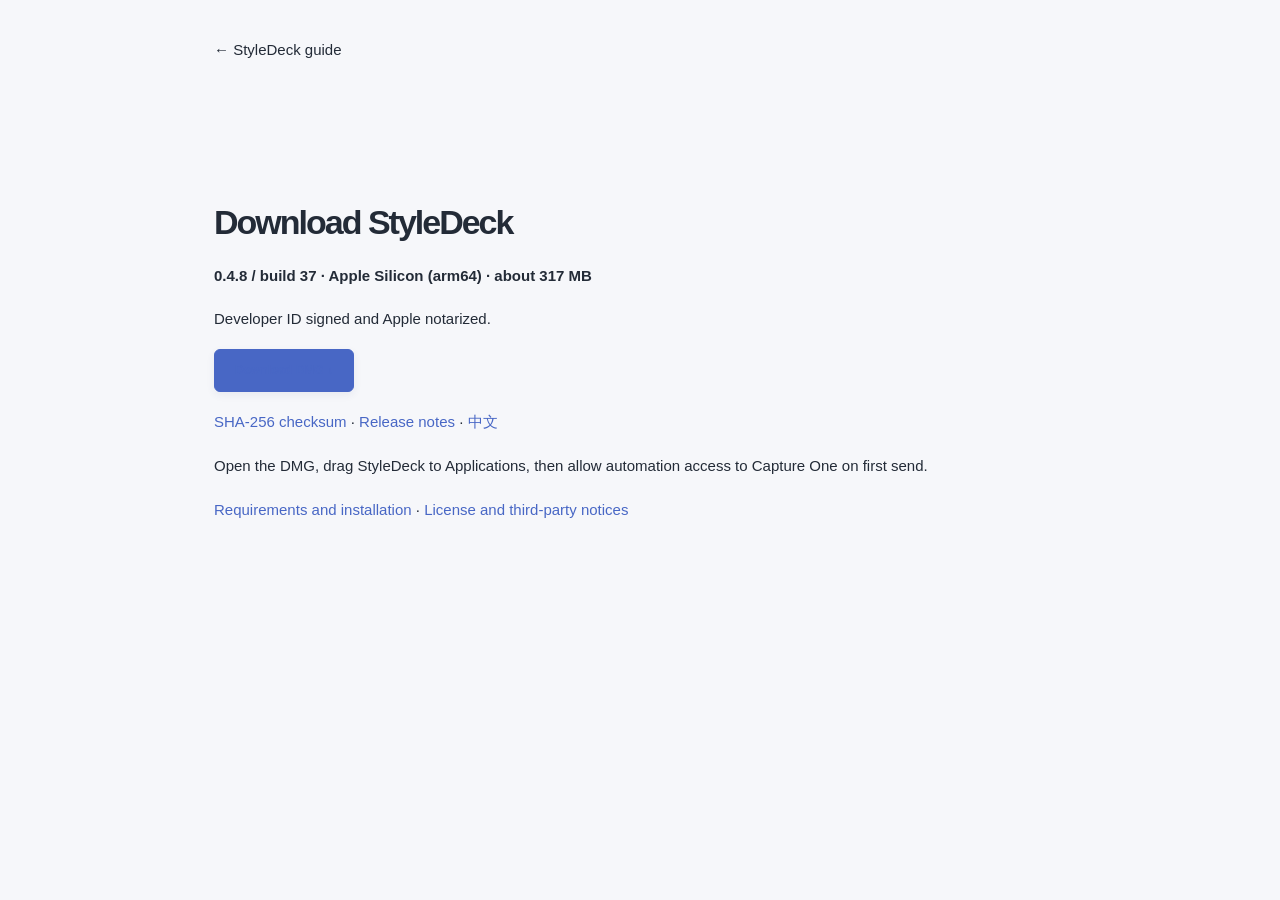
<file: docs/download-en.html>
<!doctype html><html lang="en"><head><meta charset="utf-8"><meta name="viewport" content="width=device-width,initial-scale=1"><title>Download StyleDeck · StyleDeck</title><link rel="icon" href="assets/app-icon.png"><link rel="stylesheet" href="styles.css"></head><body><main style="max-width:900px;margin:auto;padding:36px 24px"><a href="en.html?lang=en">← StyleDeck guide</a><section class="section release-info"><h1 style="font-size:34px">Download StyleDeck</h1><p><strong>0.4.8 / build 37 · Apple Silicon (arm64) · about 317 MB</strong></p><p>Developer ID signed and Apple notarized.</p><p><a class="button primary" href="https://github.com/CoffeeSyntax/StyleDeck/releases/download/v0.4.8/StyleDeck-0.4.8-arm64.dmg">Download DMG ↓</a></p><p><a href="https://github.com/CoffeeSyntax/StyleDeck/releases/download/v0.4.8/StyleDeck-0.4.8-arm64.dmg.sha256">SHA-256 checksum</a> · <a href="https://github.com/CoffeeSyntax/StyleDeck/releases/tag/v0.4.8">Release notes</a> · <a href="download.html" lang="zh-CN">中文</a></p><p>Open the DMG, drag StyleDeck to Applications, then allow automation access to Capture One on first send.</p><p><a href="en.html?lang=en#installation">Requirements and installation</a> · <a href="license.html">License and third-party notices</a></p></section></main></body></html>
</file>
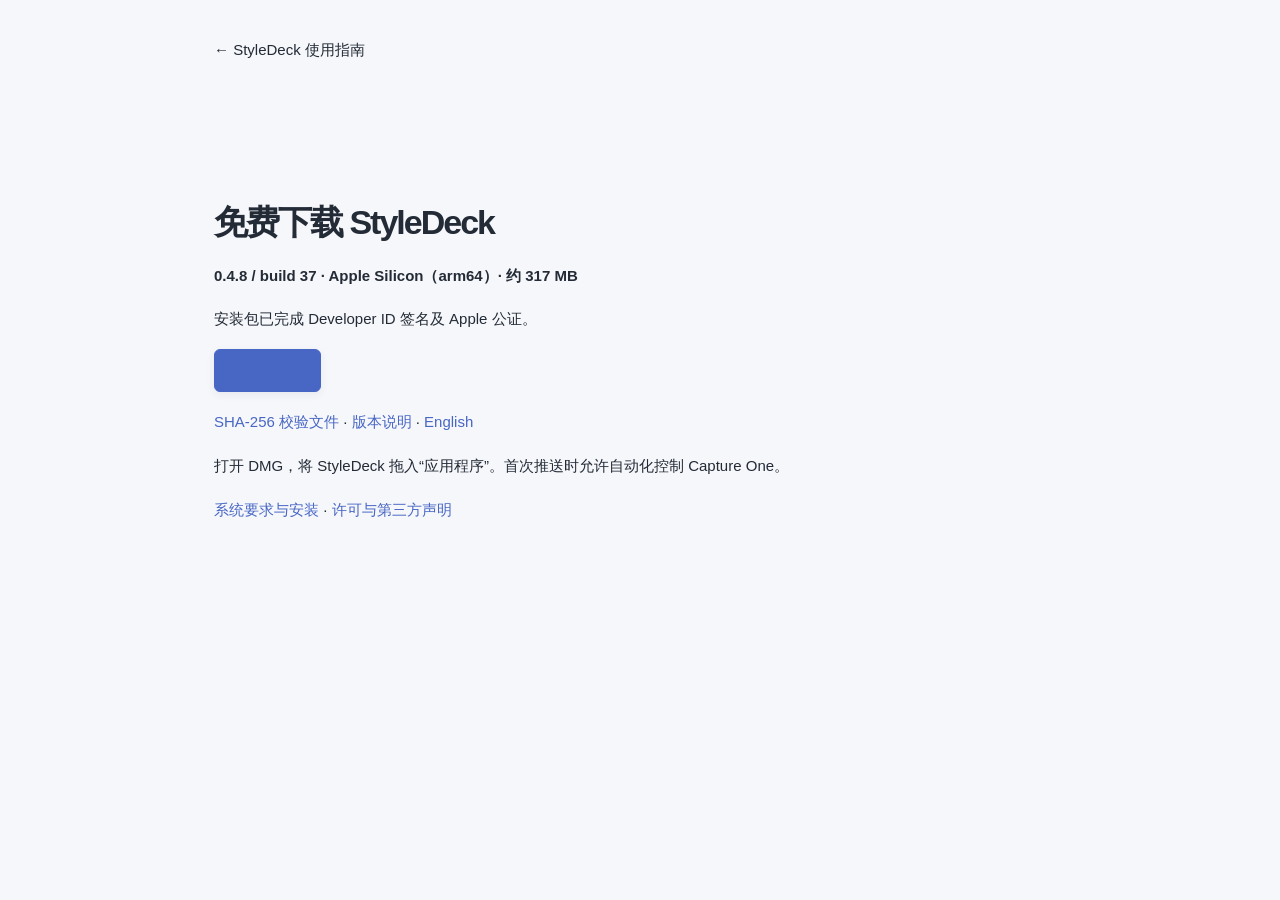
<file: docs/download.html>
<!doctype html><html lang="zh-CN"><head><meta charset="utf-8"><meta name="viewport" content="width=device-width,initial-scale=1"><title>免费下载 StyleDeck · StyleDeck</title><link rel="icon" href="assets/app-icon.png"><link rel="stylesheet" href="styles.css"></head><body><main style="max-width:900px;margin:auto;padding:36px 24px"><a href="index.html?lang=zh">← StyleDeck 使用指南</a><section class="section release-info"><h1 style="font-size:34px">免费下载 StyleDeck</h1><p><strong>0.4.8 / build 37 · Apple Silicon（arm64）· 约 317 MB</strong></p><p>安装包已完成 Developer ID 签名及 Apple 公证。</p><p><a class="button primary" href="https://github.com/CoffeeSyntax/StyleDeck/releases/download/v0.4.8/StyleDeck-0.4.8-arm64.dmg">下载 DMG ↓</a></p><p><a href="https://github.com/CoffeeSyntax/StyleDeck/releases/download/v0.4.8/StyleDeck-0.4.8-arm64.dmg.sha256">SHA-256 校验文件</a> · <a href="https://github.com/CoffeeSyntax/StyleDeck/releases/tag/v0.4.8">版本说明</a> · <a href="download-en.html" lang="en">English</a></p><p>打开 DMG，将 StyleDeck 拖入“应用程序”。首次推送时允许自动化控制 Capture One。</p><p><a href="index.html?lang=zh#installation">系统要求与安装</a> · <a href="license.html">许可与第三方声明</a></p></section></main></body></html>
</file>
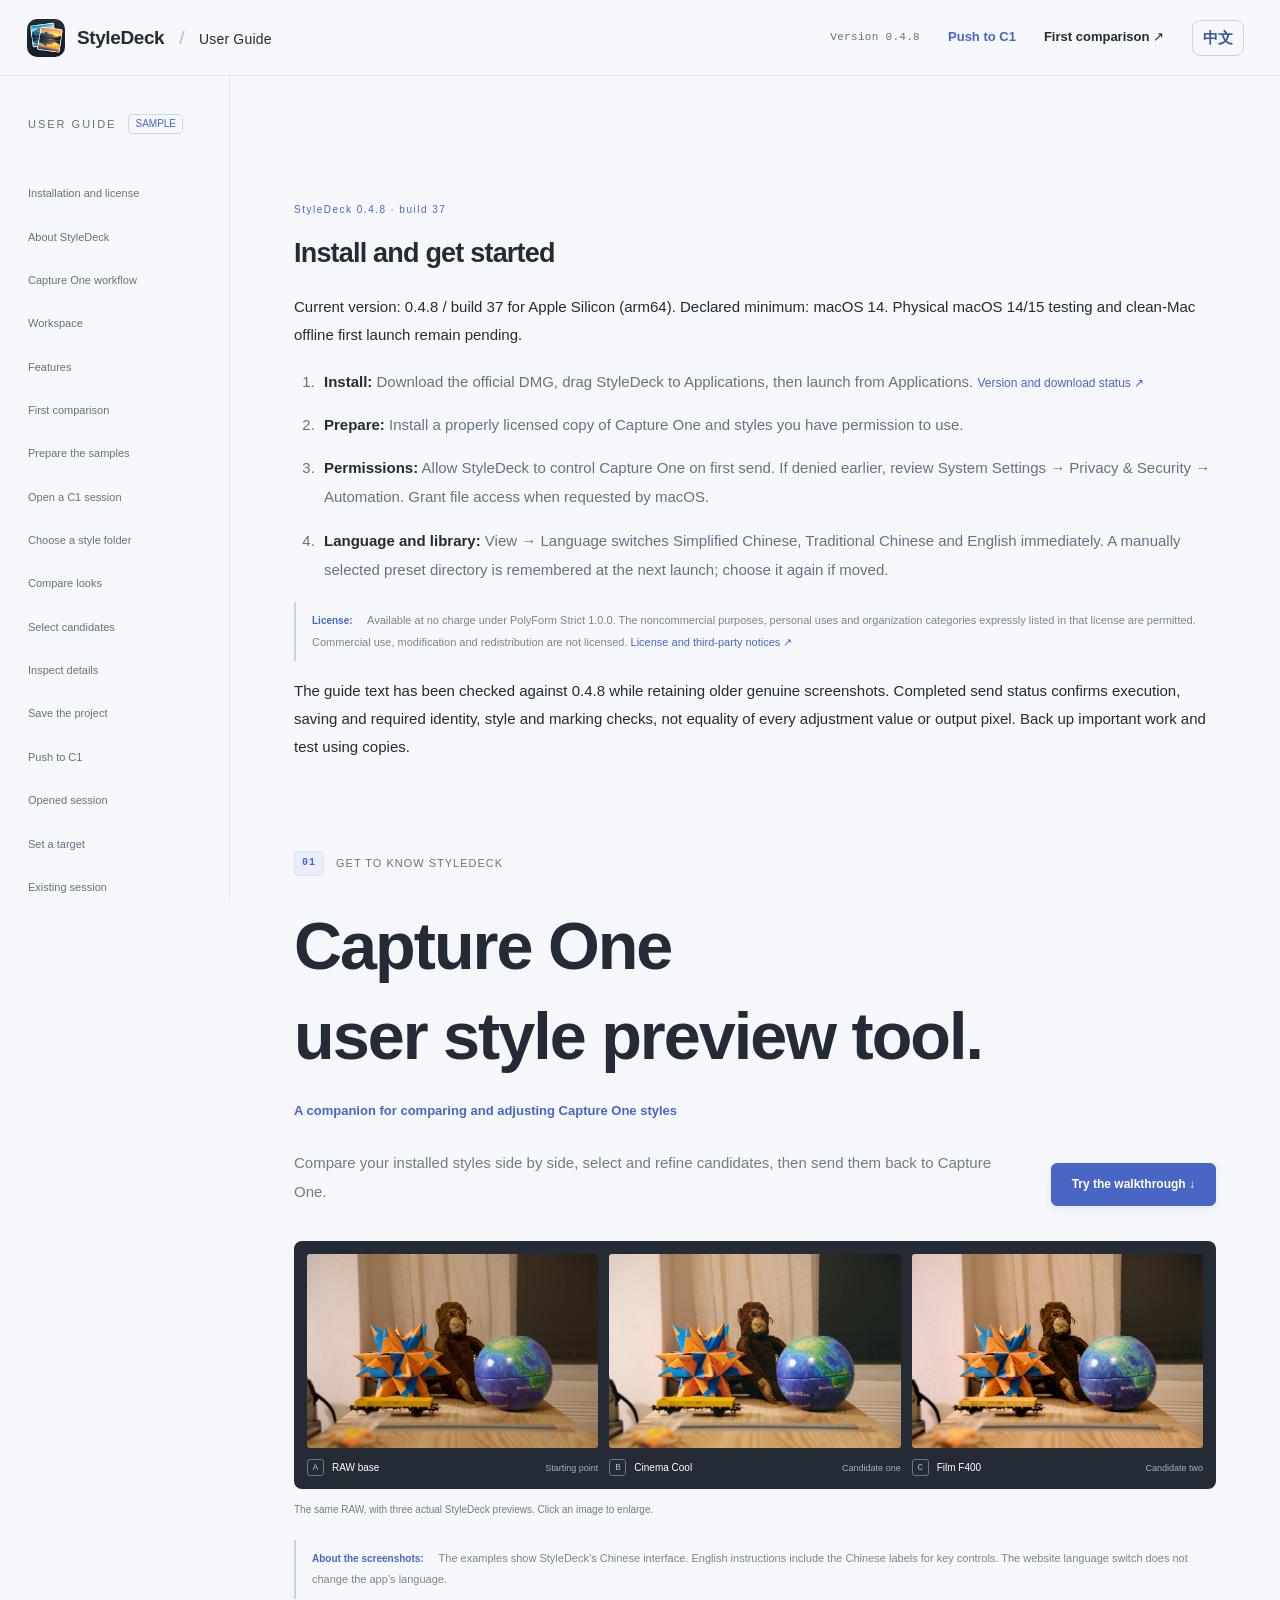
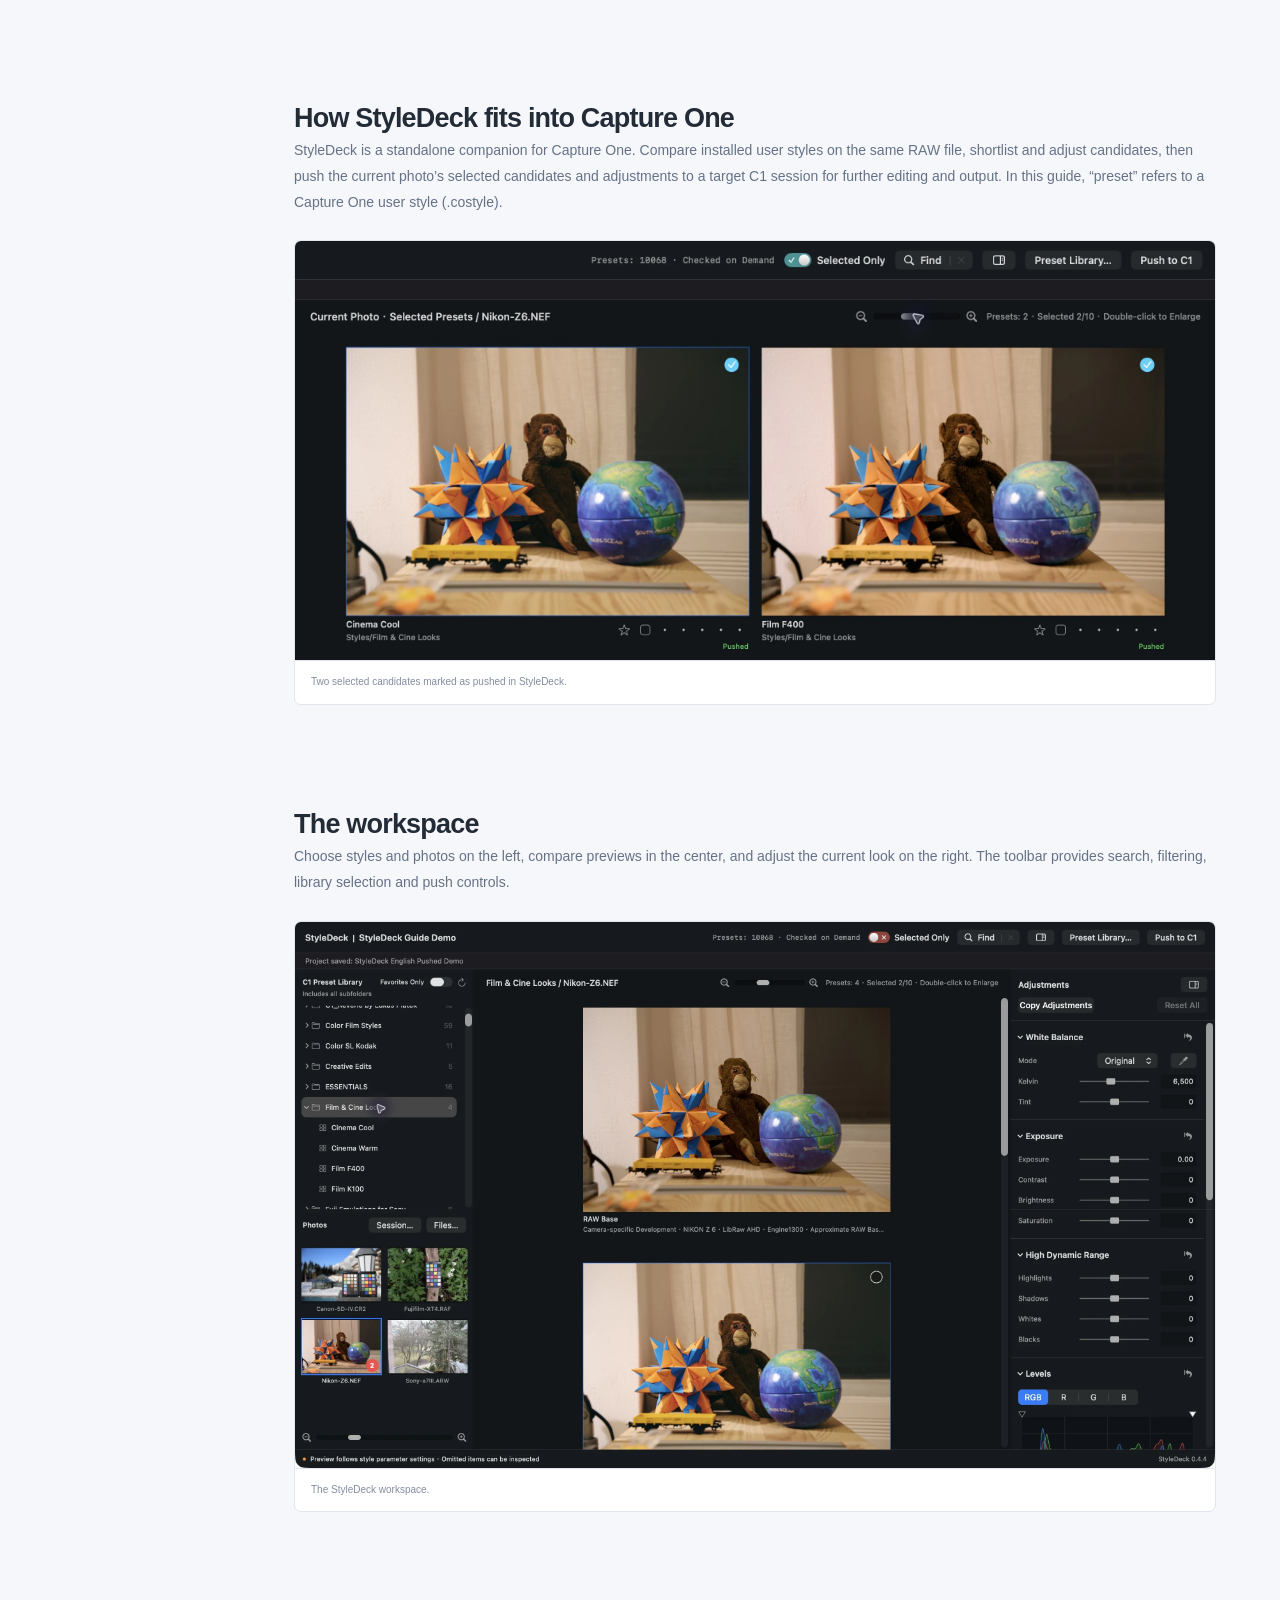
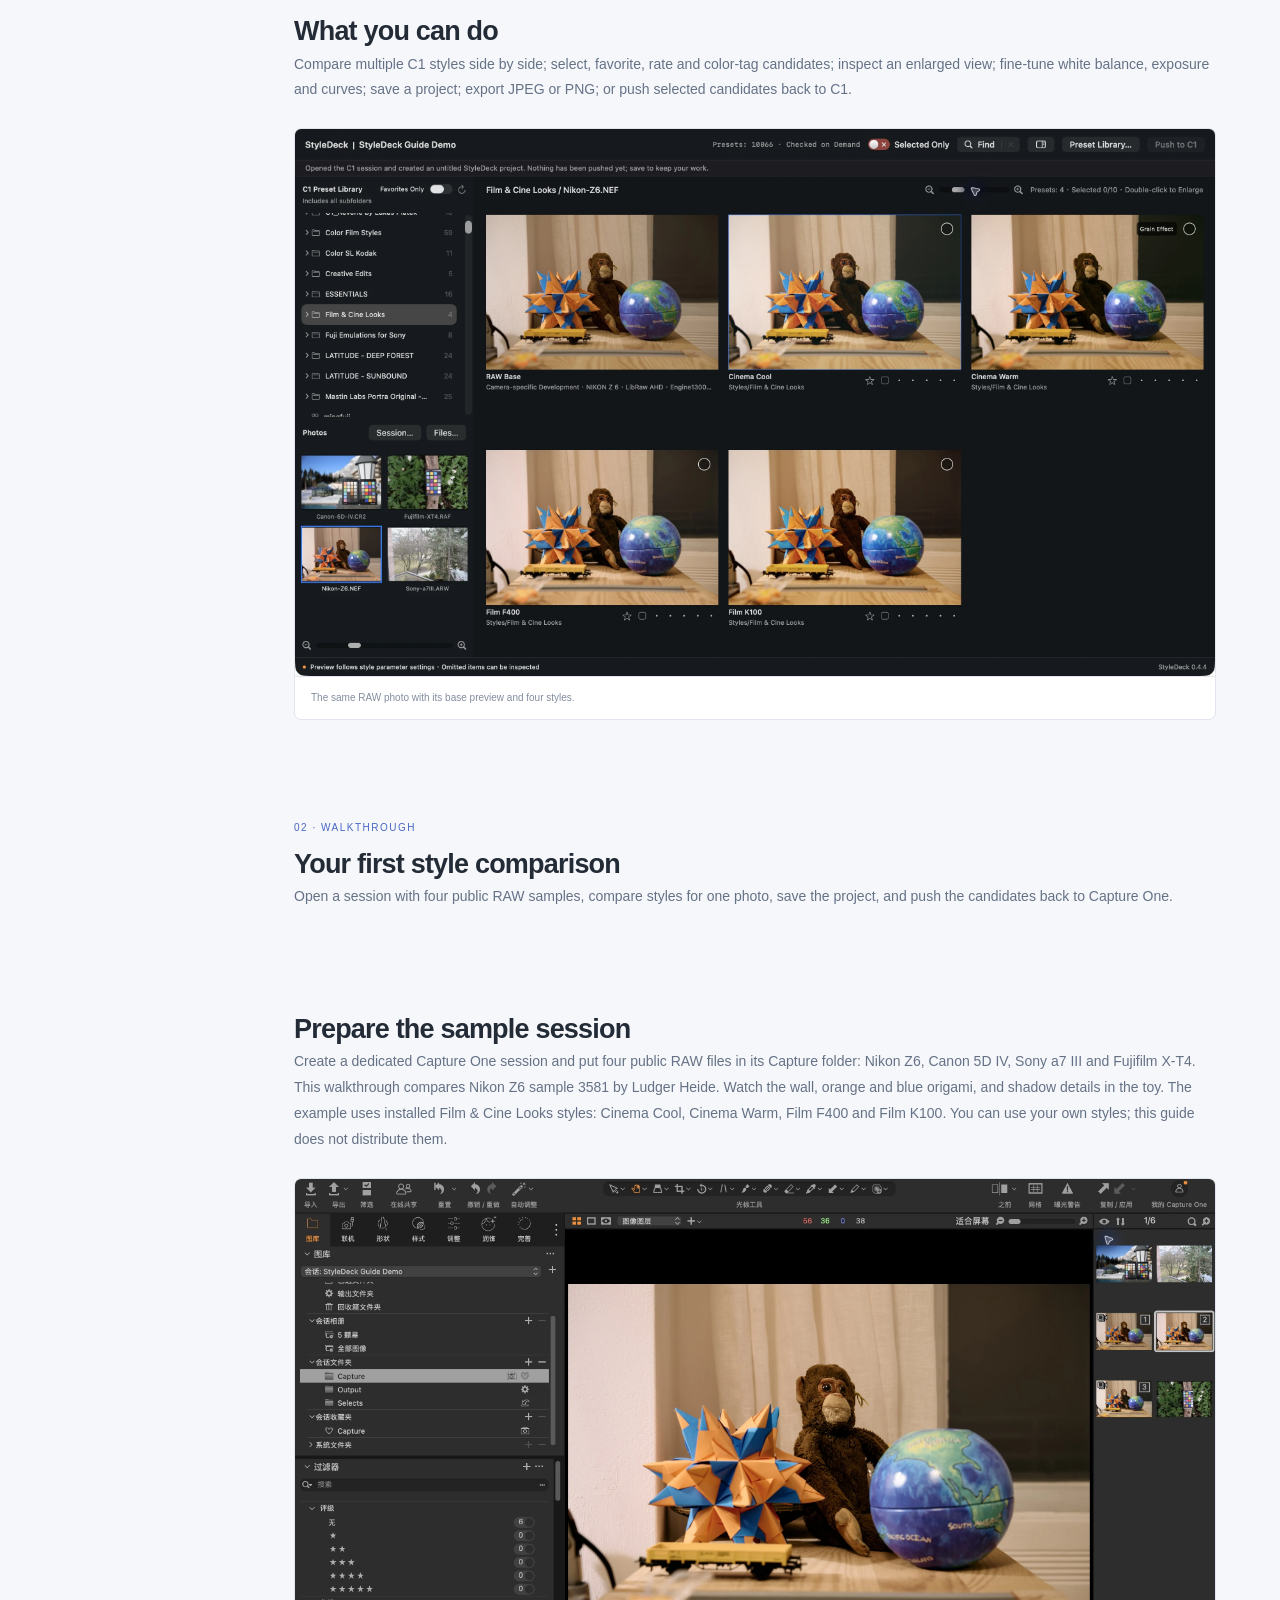
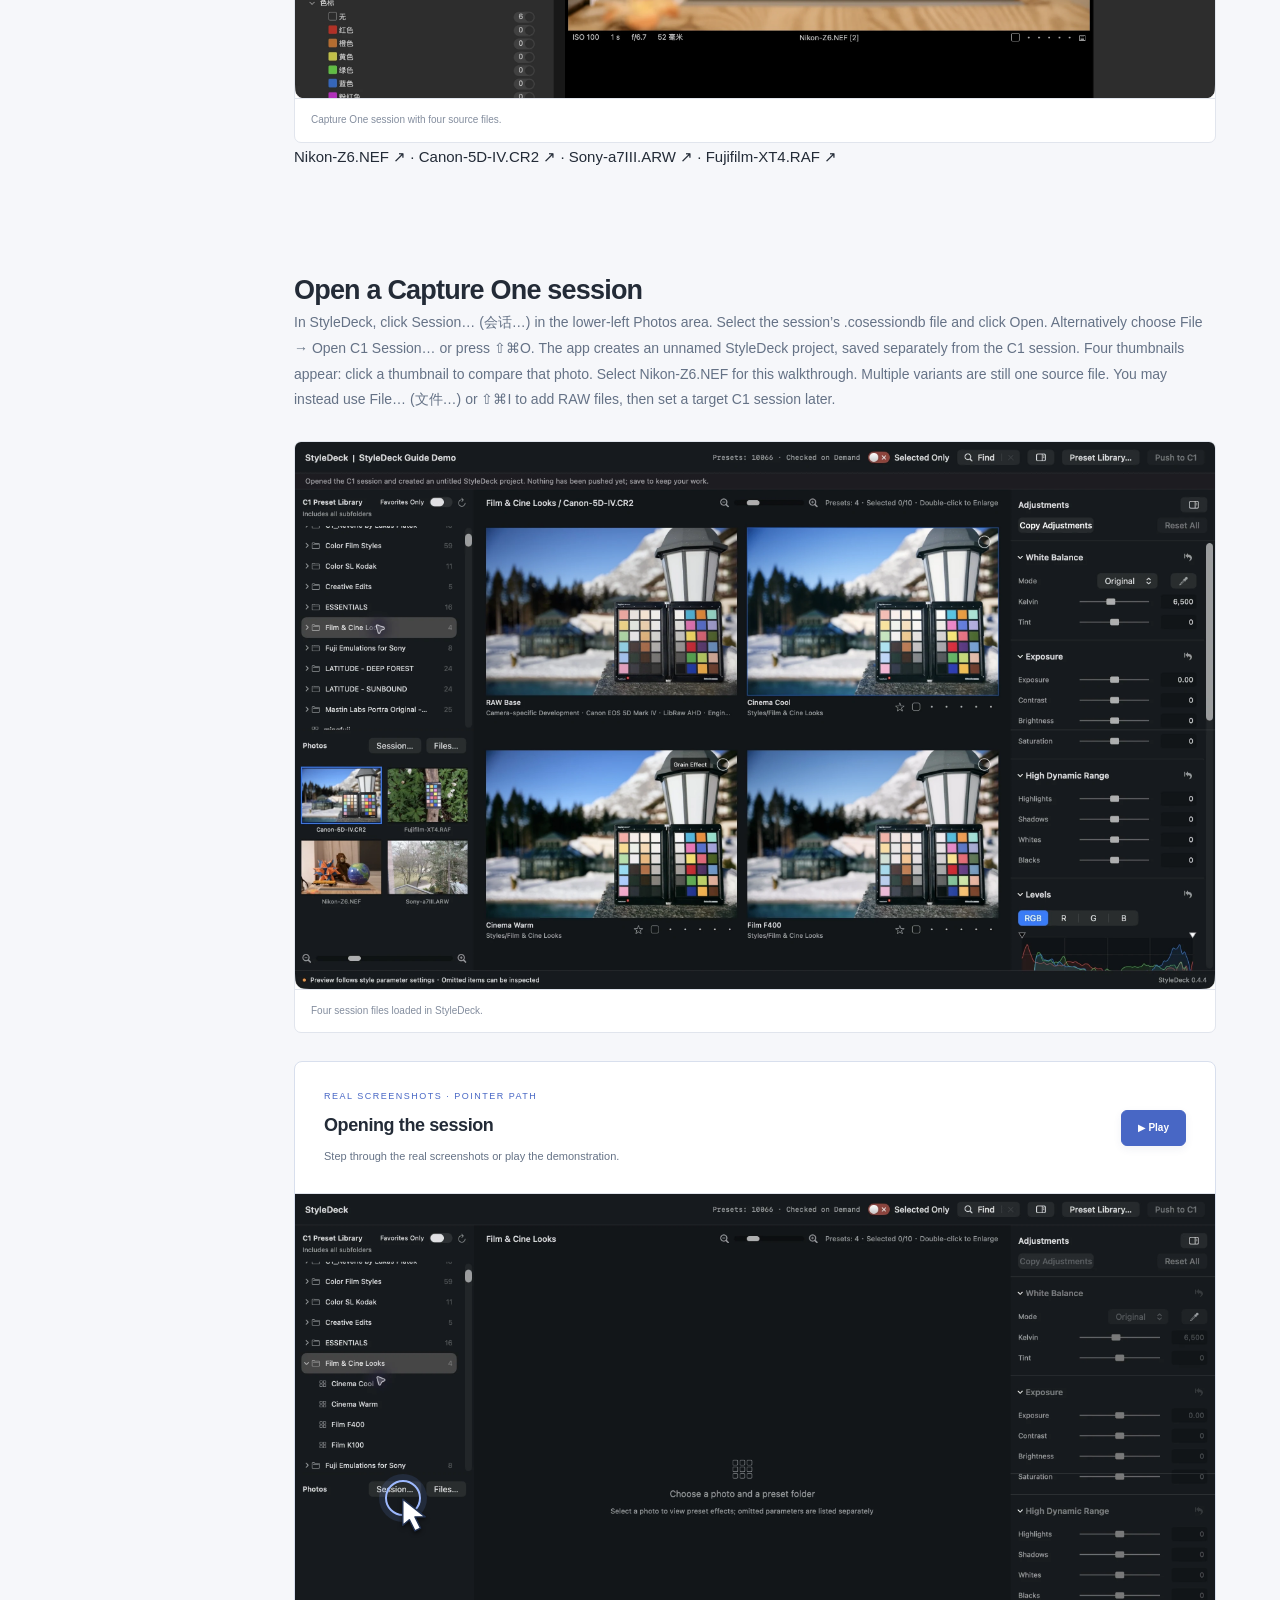
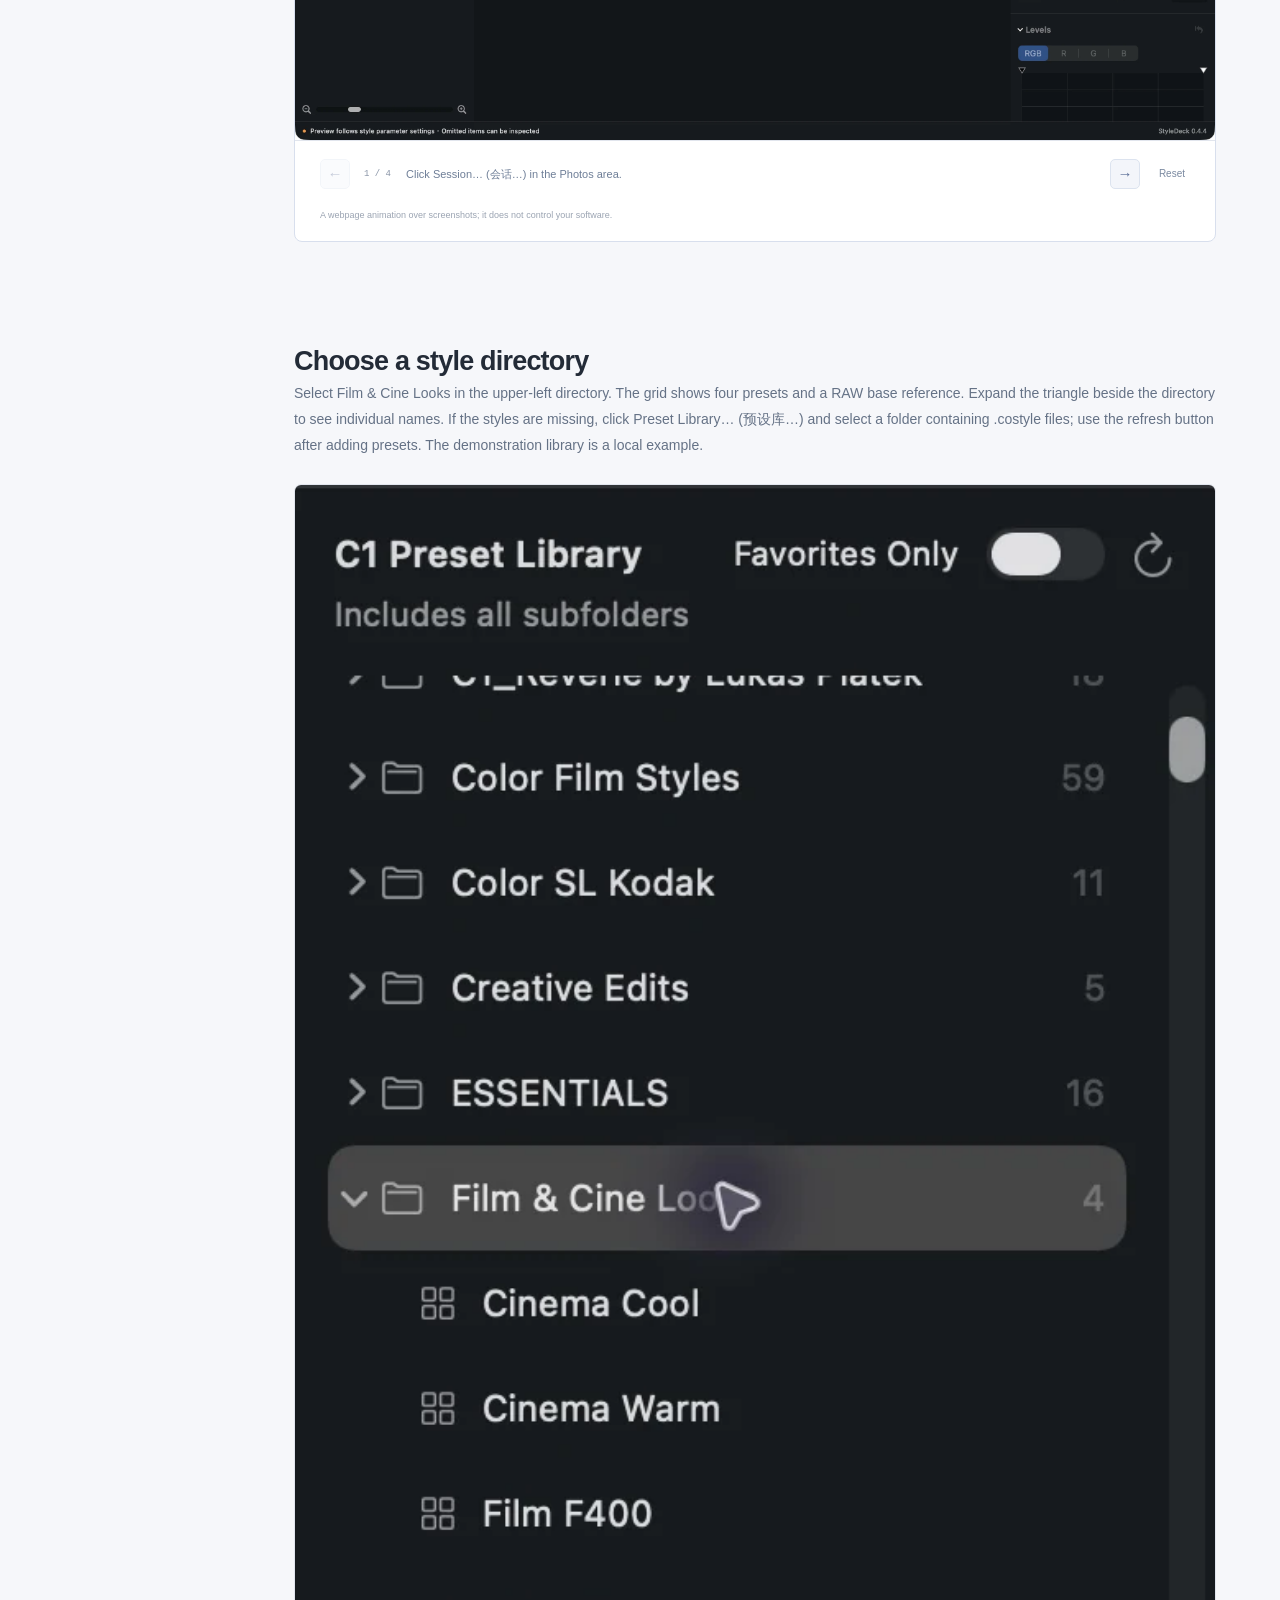
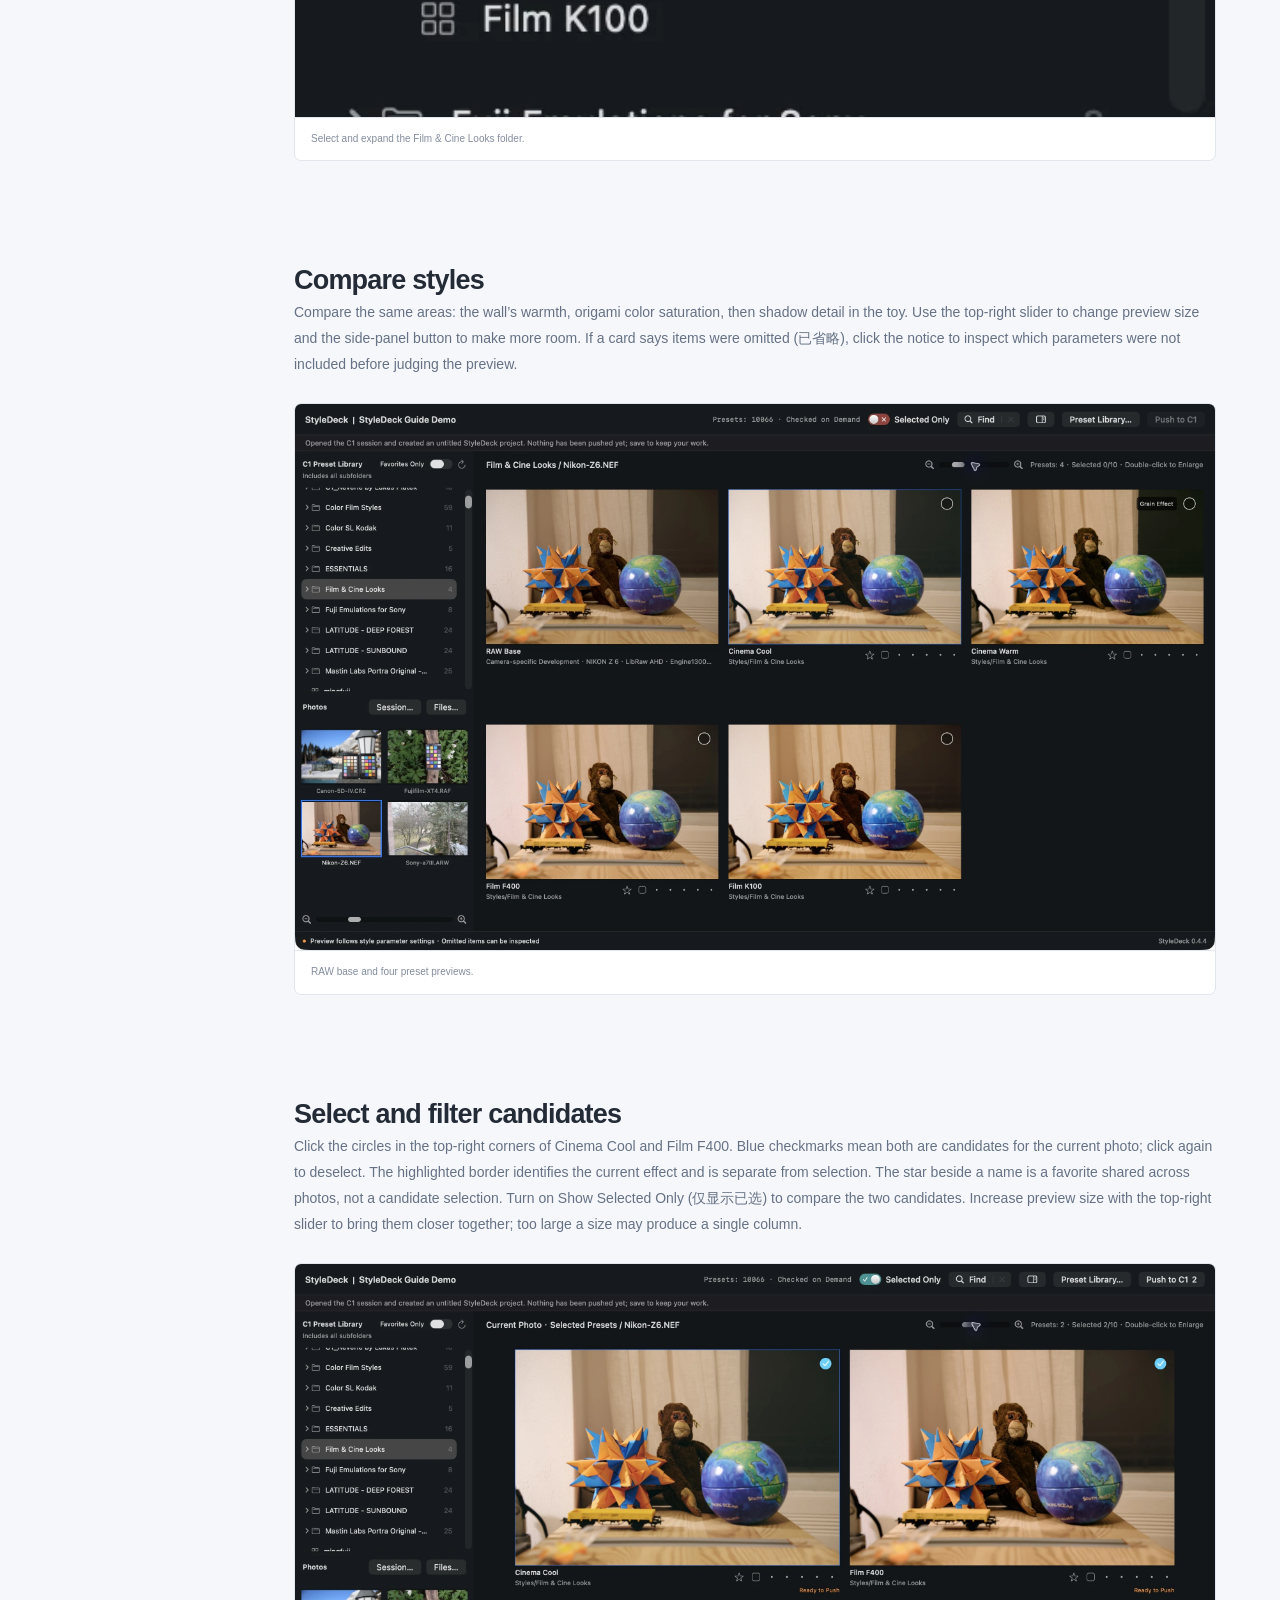
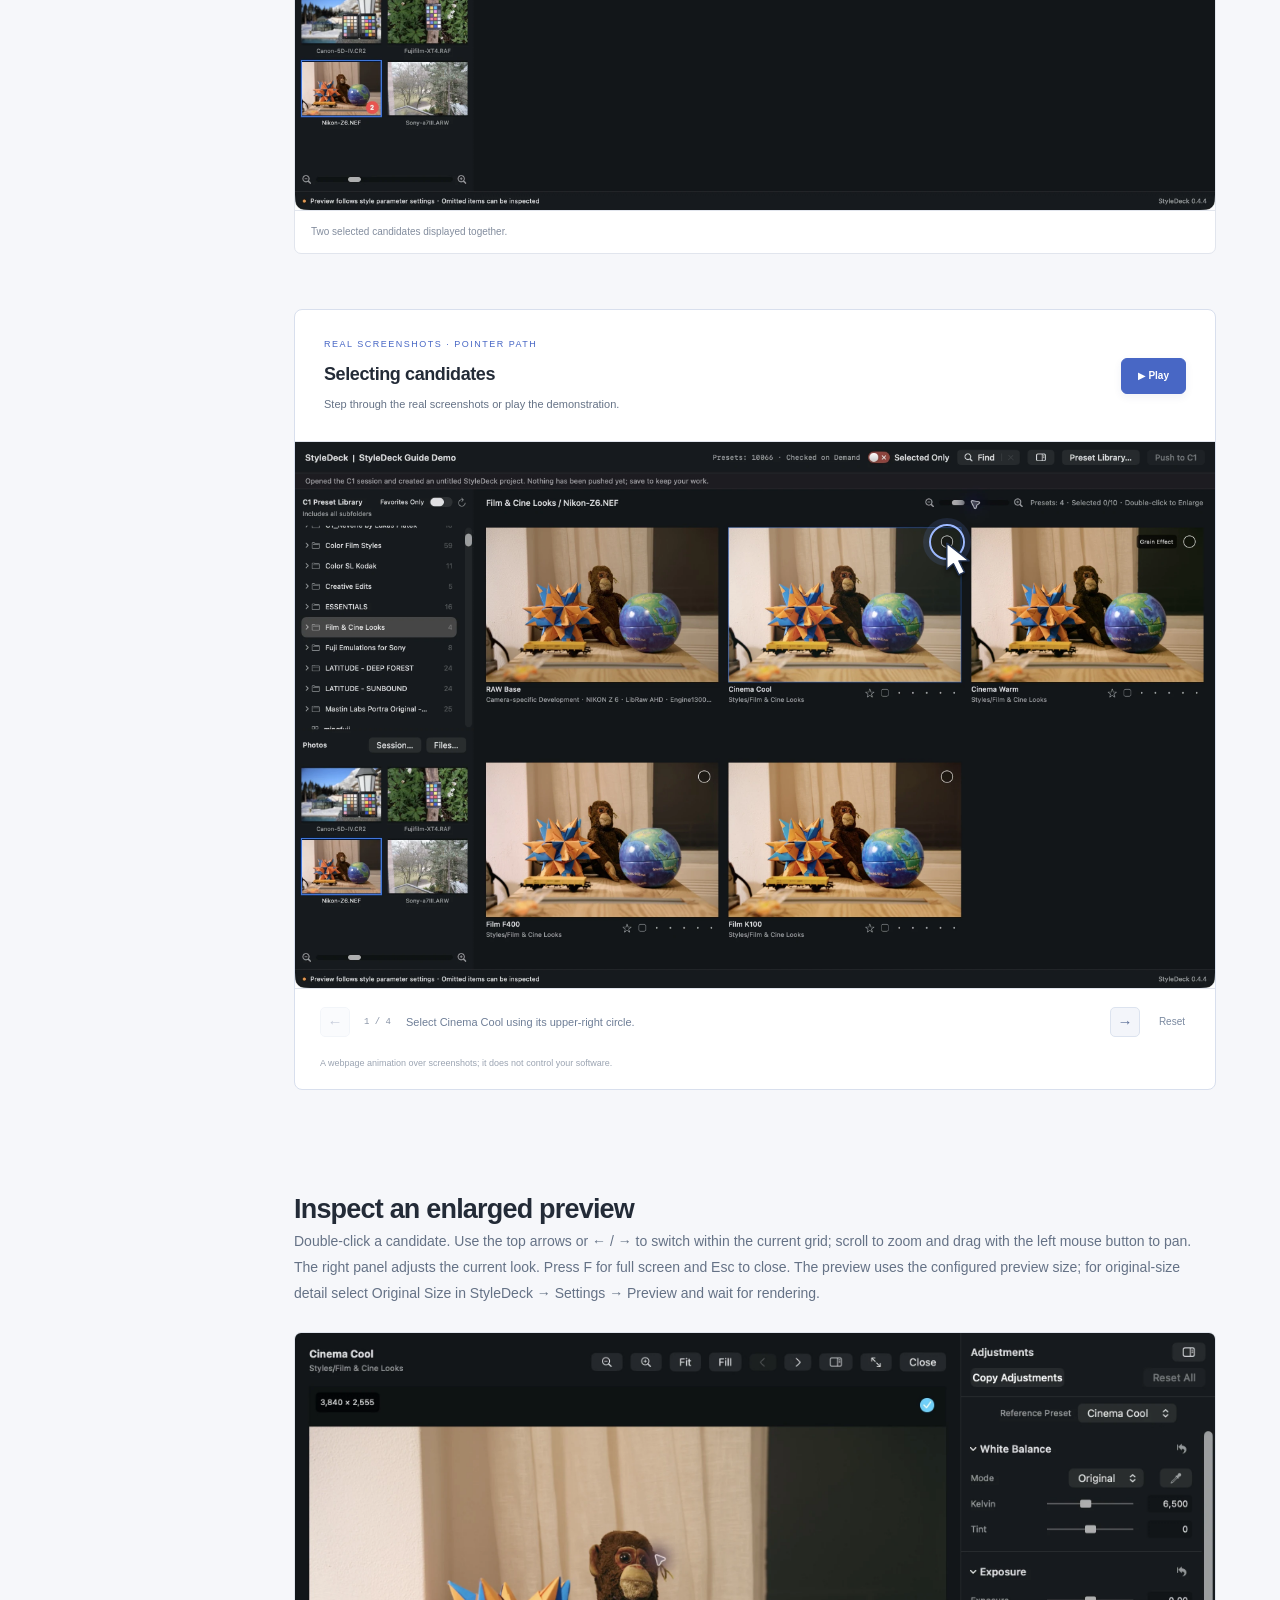
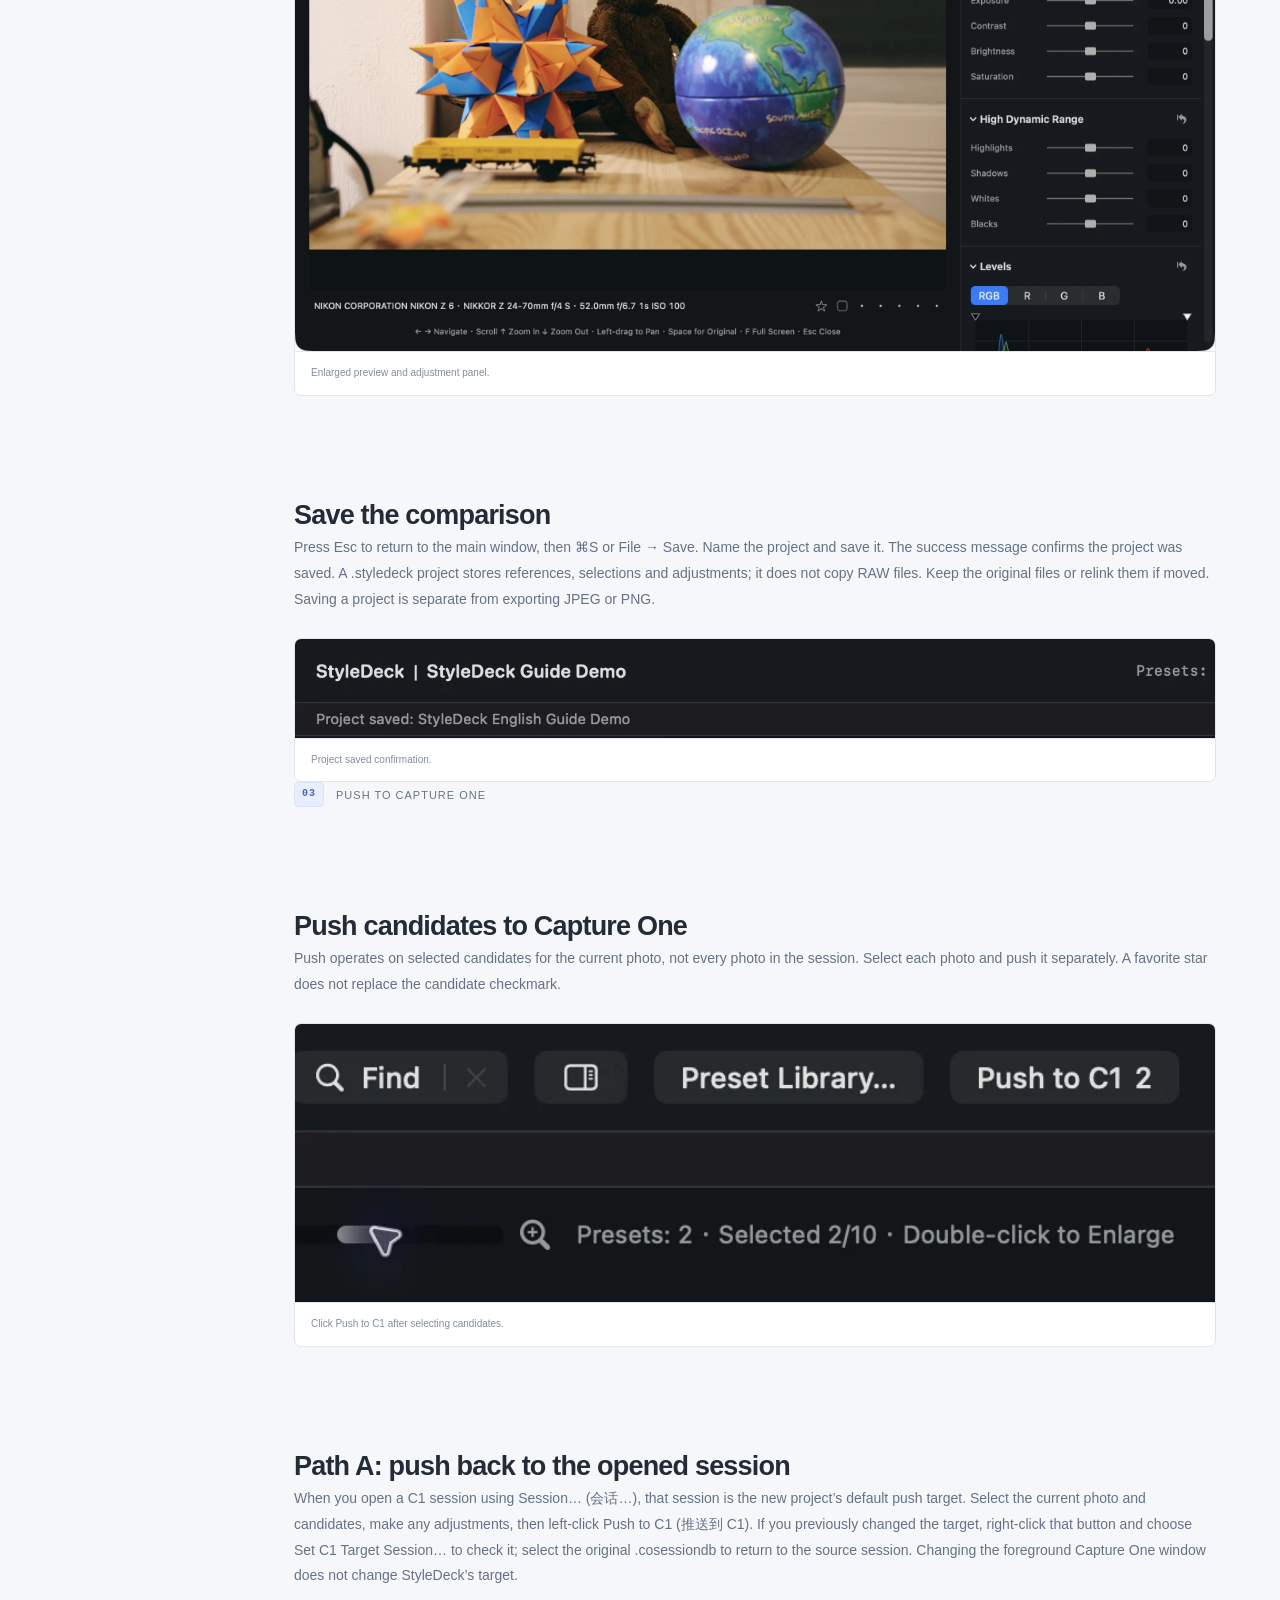
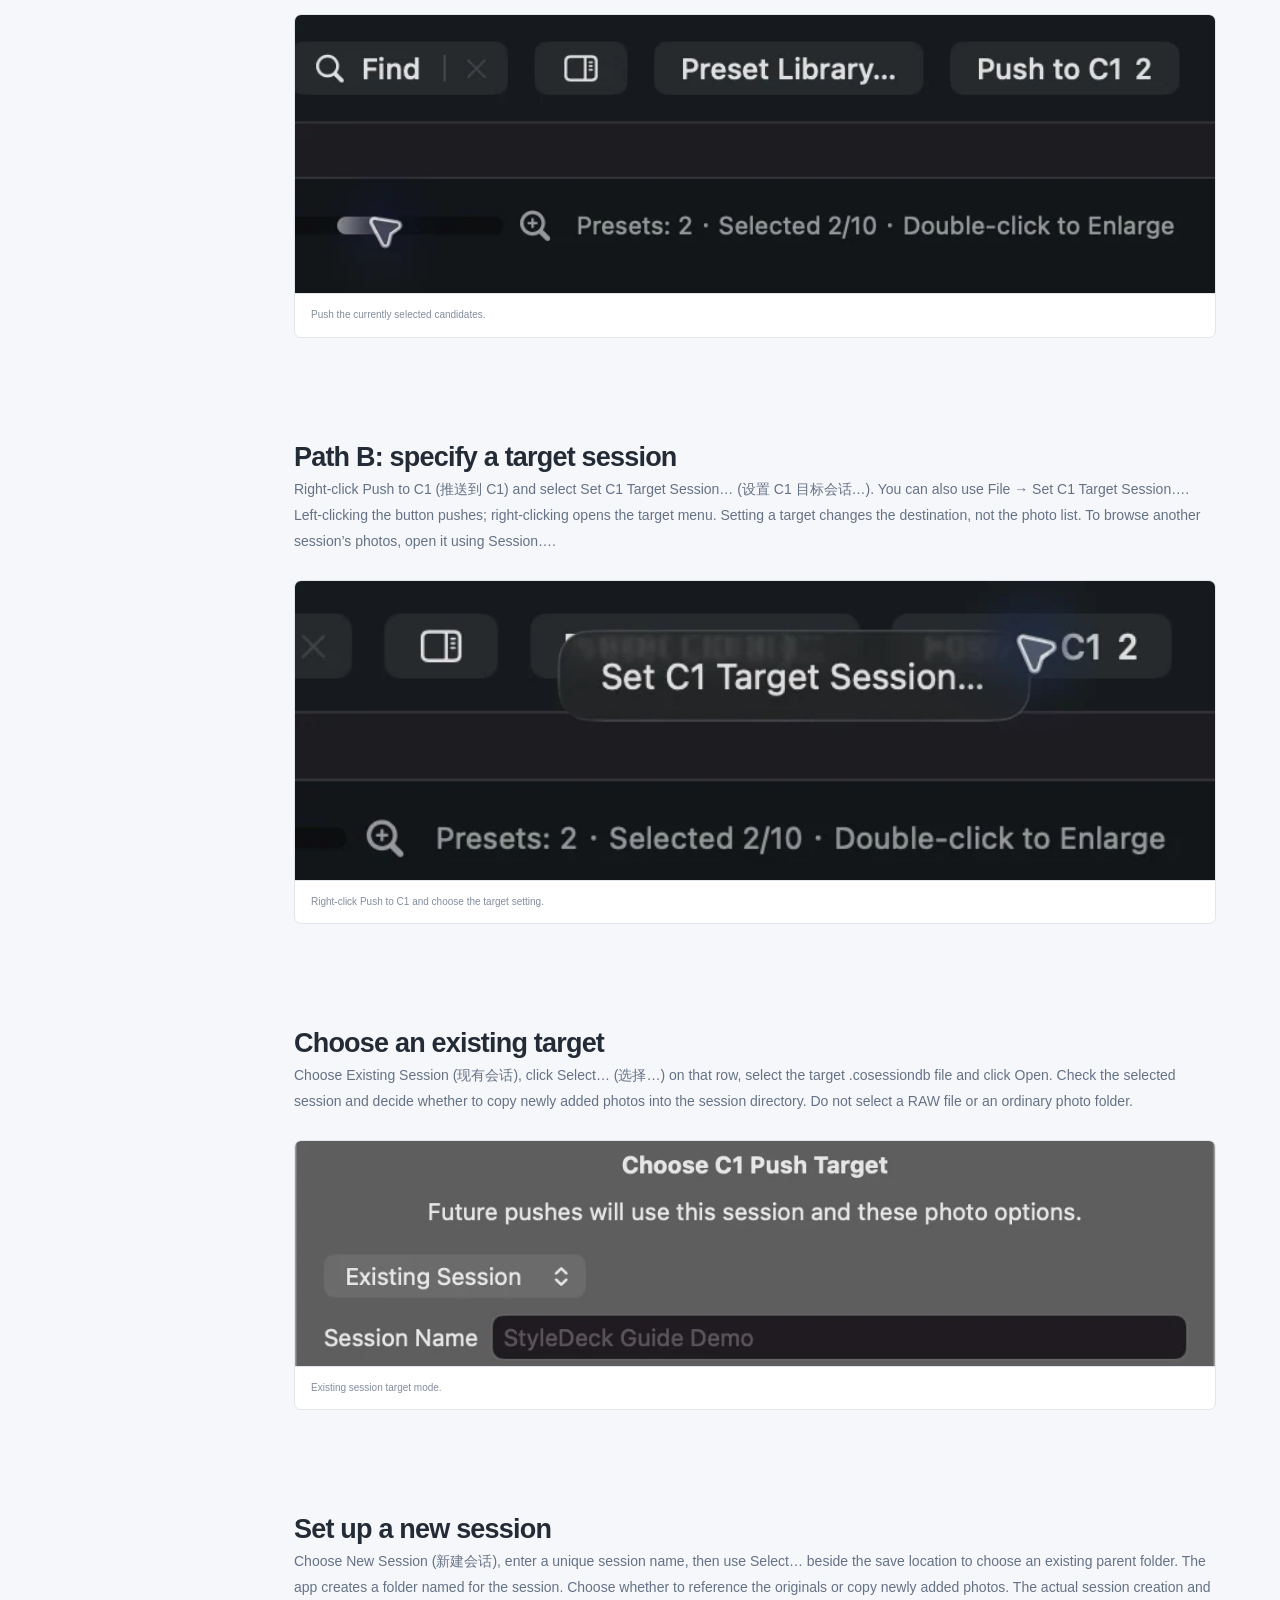
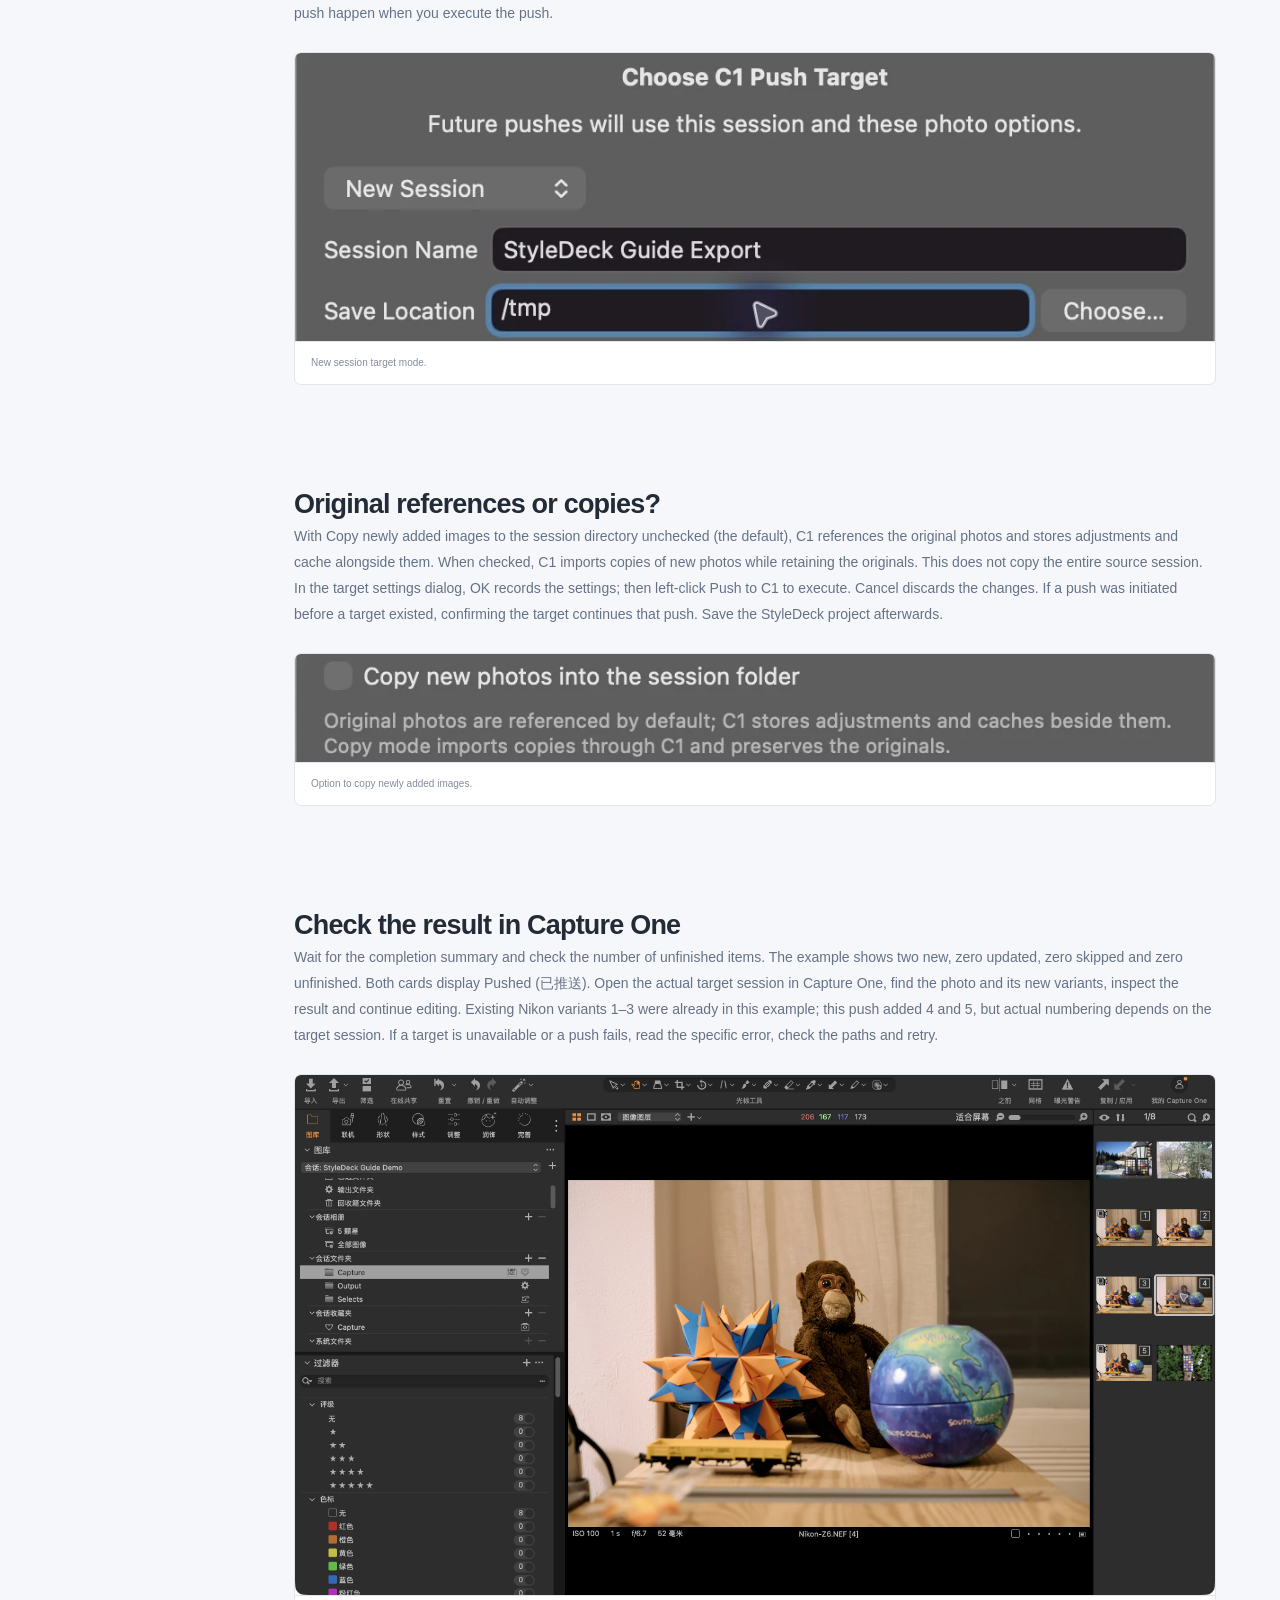
<file: docs/en.html>
<!doctype html><html lang="en"><head><meta charset="UTF-8"><meta name="viewport" content="width=device-width, initial-scale=1"><meta name="theme-color" content="#f6f7fa"><meta name="description" content="Compare Capture One user styles with StyleDeck and push selected results back to a C1 session."><title>StyleDeck User Guide · Capture One Style Preview</title><link rel="icon" href="assets/app-icon.png"><link rel="stylesheet" href="styles.css"><script src="language.js"></script><script src="english.js" defer></script></head><body><a class="skip-link" href="#main">Skip to content</a><header class="site-header"><a class="brand" href="#top"><img src="assets/app-icon.png" alt="" width="38" height="38"><span>StyleDeck <span class="brand-divider">/</span> <span class="brand-sub">User Guide</span></span></a><div class="header-end"><span class="version">Version 0.4.8</span><a class="header-link push-help-link" href="#step-push">Push to C1</a><a class="header-link" href="#practice">First comparison ↗</a><a class="language-switch" href="index.html?lang=zh" lang="zh-CN" aria-label="切换至中文">中文</a><button class="menu-toggle" aria-expanded="false" aria-controls="sidebar">Contents ☰</button></div></header><aside class="sidebar" id="sidebar" aria-label="Guide contents"><div class="sidebar-top"><span class="small-label">USER GUIDE</span><span class="sample-tag">SAMPLE</span></div><nav><a class="nav-foot" href="#installation">Installation and license</a><a class="nav-foot" href="#overview">About StyleDeck</a><a class="nav-foot" href="#c1-workflow">Capture One workflow</a><a class="nav-foot" href="#workspace">Workspace</a><a class="nav-foot" href="#capabilities">Features</a><a class="nav-foot" href="#practice">First comparison</a><a class="nav-foot" href="#prepare">Prepare the samples</a><a class="nav-foot" href="#step-import">Open a C1 session</a><a class="nav-foot" href="#step-library">Choose a style folder</a><a class="nav-foot" href="#step-compare">Compare looks</a><a class="nav-foot" href="#step-select">Select candidates</a><a class="nav-foot" href="#step-enlarge">Inspect details</a><a class="nav-foot" href="#step-save">Save the project</a><a class="nav-foot" href="#step-push">Push to C1</a><a class="nav-foot" href="#push-opened">Opened session</a><a class="nav-foot" href="#push-target">Set a target</a><a class="nav-foot" href="#push-existing">Existing session</a><a class="nav-foot" href="#push-new">New session</a><a class="nav-foot" href="#push-result">Check results</a><a class="nav-foot" href="#display-modes">Full screen &amp; panels</a><a class="nav-foot" href="#quick-reference">All shortcuts</a><a class="nav-foot" href="#sources">Sources &amp; credits</a></nav></aside><main id="main"><div class="content" id="top"><section class="section release-info" id="installation"><p class="overline">StyleDeck 0.4.8 · build 37</p><h2>Install and get started</h2><p>Current version: 0.4.8 / build 37 for Apple Silicon (arm64). Declared minimum: macOS 14. Physical macOS 14/15 testing and clean-Mac offline first launch remain pending.</p>
<ol class="push-steps"><li><strong>Install:</strong> Download the official DMG, drag StyleDeck to Applications, then launch from Applications. <a href="download-en.html">Version and download status ↗</a></li><li><strong>Prepare:</strong> Install a properly licensed copy of Capture One and styles you have permission to use.</li><li><strong>Permissions:</strong> Allow StyleDeck to control Capture One on first send. If denied earlier, review System Settings → Privacy &amp; Security → Automation. Grant file access when requested by macOS.</li><li><strong>Language and library:</strong> View → Language switches Simplified Chinese, Traditional Chinese and English immediately. A manually selected preset directory is remembered at the next launch; choose it again if moved.</li></ol>
<p class="tip"><strong>License:</strong> Available at no charge under PolyForm Strict 1.0.0. The noncommercial purposes, personal uses and organization categories expressly listed in that license are permitted. Commercial use, modification and redistribution are not licensed. <a href="license.html">License and third-party notices ↗</a></p>
<p>The guide text has been checked against 0.4.8 while retaining older genuine screenshots. Completed send status confirms execution, saving and required identity, style and marking checks, not equality of every adjustment value or output pixel. Back up important work and test using copies.</p></section>
<section class="hero" id="overview"><div class="eyebrow"><span class="chapter-chip">01</span> GET TO KNOW STYLEDECK</div><h1>Capture One<br>user style preview tool.</h1><p class="product-role">A companion for comparing and adjusting Capture One styles</p><div class="hero-bottom"><p class="lead">Compare your installed styles side by side, select and refine candidates, then send them back to Capture One.</p><a class="button primary" href="#practice">Try the walkthrough ↓</a></div><div class="contact-sheet" aria-label="Three previews of the same RAW"><figure><button class="photo-open" data-src="assets/photos/raw-base.webp" data-caption="RAW base preview" aria-label="Enlarge RAW base preview"><img src="assets/photos/raw-base.webp" alt="RAW base: origami, toy and globe"></button><figcaption><span class="frame-index">A</span><strong>RAW base</strong><span>Starting point</span></figcaption></figure><figure><button class="photo-open" data-src="assets/photos/cinema-cool.webp" data-caption="Cinema Cool preview" aria-label="Enlarge Cinema Cool preview"><img src="assets/photos/cinema-cool.webp" alt="Cinema Cool preview"></button><figcaption><span class="frame-index">B</span><strong>Cinema Cool</strong><span>Candidate one</span></figcaption></figure><figure><button class="photo-open" data-src="assets/photos/film-f400.webp" data-caption="Film F400 preview" aria-label="Enlarge Film F400 preview"><img src="assets/photos/film-f400.webp" alt="Film F400 preview"></button><figcaption><span class="frame-index">C</span><strong>Film F400</strong><span>Candidate two</span></figcaption></figure></div><p class="image-note">The same RAW, with three actual StyleDeck previews. Click an image to enlarge.</p><p class="tip"><strong>About the screenshots:</strong> The examples show StyleDeck’s Chinese interface. English instructions include the Chinese labels for key controls. The website language switch does not change the app’s language.</p></section><section class="section" id="c1-workflow"><h2>How StyleDeck fits into Capture One</h2><p class="section-intro">StyleDeck is a standalone companion for Capture One. Compare installed user styles on the same RAW file, shortlist and adjust candidates, then push the current photo’s selected candidates and adjustments to a target C1 session for further editing and output. In this guide, “preset” refers to a Capture One user style (.costyle).</p><figure class="shot-figure"><button class="screenshot-open" data-src="assets/screenshots-en/c1-pushed.webp" data-caption="Two selected candidates marked as pushed in StyleDeck." aria-label="Enlarge: Two selected candidates marked as pushed in StyleDeck."><img src="assets/screenshots-en/c1-pushed.webp" alt="Two selected candidates marked as pushed in StyleDeck." loading="lazy"></button><figcaption>Two selected candidates marked as pushed in StyleDeck.</figcaption></figure></section><section class="section" id="workspace"><h2>The workspace</h2><p class="section-intro">Choose styles and photos on the left, compare previews in the center, and adjust the current look on the right. The toolbar provides search, filtering, library selection and push controls.</p><figure class="shot-figure"><button class="screenshot-open" data-src="assets/screenshots-en/workspace.webp" data-caption="The StyleDeck workspace." aria-label="Enlarge: The StyleDeck workspace."><img src="assets/screenshots-en/workspace.webp" alt="The StyleDeck workspace." loading="lazy"></button><figcaption>The StyleDeck workspace.</figcaption></figure></section><section class="section" id="capabilities"><h2>What you can do</h2><p class="section-intro">Compare multiple C1 styles side by side; select, favorite, rate and color-tag candidates; inspect an enlarged view; fine-tune white balance, exposure and curves; save a project; export JPEG or PNG; or push selected candidates back to C1.</p><figure class="shot-figure"><button class="screenshot-open" data-src="assets/screenshots-en/compare.webp" data-caption="The same RAW photo with its base preview and four styles." aria-label="Enlarge: The same RAW photo with its base preview and four styles."><img src="assets/screenshots-en/compare.webp" alt="The same RAW photo with its base preview and four styles." loading="lazy"></button><figcaption>The same RAW photo with its base preview and four styles.</figcaption></figure></section><section class="section" id="practice"><p class="overline">02 · WALKTHROUGH</p><h2>Your first style comparison</h2><p class="section-intro">Open a session with four public RAW samples, compare styles for one photo, save the project, and push the candidates back to Capture One.</p></section><section class="section" id="prepare"><h2>Prepare the sample session</h2><p class="section-intro">Create a dedicated Capture One session and put four public RAW files in its Capture folder: Nikon Z6, Canon 5D IV, Sony a7 III and Fujifilm X-T4. This walkthrough compares Nikon Z6 sample 3581 by Ludger Heide. Watch the wall, orange and blue origami, and shadow details in the toy. The example uses installed Film &amp; Cine Looks styles: Cinema Cool, Cinema Warm, Film F400 and Film K100. You can use your own styles; this guide does not distribute them.</p><figure class="shot-figure"><button class="screenshot-open" data-src="assets/screenshots/c1-multiple.webp" data-caption="Capture One session with four source files." aria-label="Enlarge: Capture One session with four source files."><img src="assets/screenshots/c1-multiple.webp" alt="Capture One session with four source files." loading="lazy"></button><figcaption>Capture One session with four source files.</figcaption></figure><p><a href="https://raw.pixls.us/getfile.php/3581/nice/Nikon%20-%20Z%206%20-%2014bit%2014bit%20compressed%20%283%3A2%29.NEF">Nikon-Z6.NEF ↗</a> · <a href="https://raw.pixls.us/getfile.php/983/nice/Canon%20-%20EOS%205D%20Mark%20IV%20-%20RAW%20(3:2).CR2">Canon-5D-IV.CR2 ↗</a> · <a href="https://raw.pixls.us/getfile.php/2414/nice/Sony%20-%20ILCE-7M3%20-%2014bit%2014bit%20compressed%20(3:2).ARW">Sony-a7III.ARW ↗</a> · <a href="https://raw.pixls.us/getfile.php/3918/nice/Fujifilm%20-%20X-T4%20-%2014bit%2014bit%20compressed%20(3:2).RAF">Fujifilm-XT4.RAF ↗</a></p></section><section class="section" id="step-import"><h2>Open a Capture One session</h2><p class="section-intro">In StyleDeck, click Session… (会话…) in the lower-left Photos area. Select the session’s .cosessiondb file and click Open. Alternatively choose File → Open C1 Session… or press ⇧⌘O. The app creates an unnamed StyleDeck project, saved separately from the C1 session. Four thumbnails appear: click a thumbnail to compare that photo. Select Nikon-Z6.NEF for this walkthrough. Multiple variants are still one source file. You may instead use File… (文件…) or ⇧⌘I to add RAW files, then set a target C1 session later.</p><figure class="shot-figure"><button class="screenshot-open" data-src="assets/screenshots-en/session-canon.webp" data-caption="Four session files loaded in StyleDeck." aria-label="Enlarge: Four session files loaded in StyleDeck."><img src="assets/screenshots-en/session-canon.webp" alt="Four session files loaded in StyleDeck." loading="lazy"></button><figcaption>Four session files loaded in StyleDeck.</figcaption></figure></section><section id="session-demo" class="operation-demo en-tour" data-steps="[{&quot;image&quot;: &quot;../screenshots-en/session-start&quot;, &quot;x&quot;: 11.7, &quot;y&quot;: 55.6, &quot;caption&quot;: &quot;Click Session… (会话…) in the Photos area.&quot;}, {&quot;image&quot;: &quot;session-picker-stage&quot;, &quot;x&quot;: 76.6, &quot;y&quot;: 72.5, &quot;caption&quot;: &quot;Select the .cosessiondb file and open it.&quot;}, {&quot;image&quot;: &quot;../screenshots-en/session-canon&quot;, &quot;x&quot;: 14, &quot;y&quot;: 78, &quot;caption&quot;: &quot;Select another photo thumbnail to compare its styles.&quot;}, {&quot;image&quot;: &quot;../screenshots-en/session-sony&quot;, &quot;x&quot;: 5, &quot;y&quot;: 78, &quot;caption&quot;: &quot;Select the Nikon thumbnail for this walkthrough.&quot;}]"><div class="demo-heading"><div><p class="overline">REAL SCREENSHOTS · POINTER PATH</p><h3>Opening the session</h3><p>Step through the real screenshots or play the demonstration.</p></div><button class="button primary en-play">▶ Play</button></div><div class="demo-stage"><img class="en-tour-image" src="assets/screenshots-en/session-start.webp" alt="Click Session… (会话…) in the Photos area."><span class="demo-cursor" aria-hidden="true"><svg viewBox="0 0 30 38"><path d="M3 2 L3 30 L10 24 L16 36 L22 33 L16 21 L27 21 Z"/></svg><i></i></span><span class="demo-target" aria-hidden="true"></span></div><div class="demo-controls"><button class="en-prev" aria-label="Previous step">←</button><div class="demo-progress"><span class="en-count"></span><strong class="en-tour-caption" aria-live="polite"></strong></div><button class="en-next" aria-label="Next step">→</button><button class="text-button en-reset">Reset</button></div><p class="demo-disclosure">A webpage animation over screenshots; it does not control your software.</p></section><section class="section" id="step-library"><h2>Choose a style directory</h2><p class="section-intro">Select Film &amp; Cine Looks in the upper-left directory. The grid shows four presets and a RAW base reference. Expand the triangle beside the directory to see individual names. If the styles are missing, click Preset Library… (预设库…) and select a folder containing .costyle files; use the refresh button after adding presets. The demonstration library is a local example.</p><figure class="shot-figure"><button class="screenshot-open" data-src="assets/screenshots-en/directory.webp" data-caption="Select and expand the Film &amp; Cine Looks folder." aria-label="Enlarge: Select and expand the Film &amp; Cine Looks folder."><img src="assets/screenshots-en/directory.webp" alt="Select and expand the Film &amp; Cine Looks folder." loading="lazy"></button><figcaption>Select and expand the Film &amp; Cine Looks folder.</figcaption></figure></section><section class="section" id="step-compare"><h2>Compare styles</h2><p class="section-intro">Compare the same areas: the wall’s warmth, origami color saturation, then shadow detail in the toy. Use the top-right slider to change preview size and the side-panel button to make more room. If a card says items were omitted (已省略), click the notice to inspect which parameters were not included before judging the preview.</p><figure class="shot-figure"><button class="screenshot-open" data-src="assets/screenshots-en/compare.webp" data-caption="RAW base and four preset previews." aria-label="Enlarge: RAW base and four preset previews."><img src="assets/screenshots-en/compare.webp" alt="RAW base and four preset previews." loading="lazy"></button><figcaption>RAW base and four preset previews.</figcaption></figure></section><section class="section" id="step-select"><h2>Select and filter candidates</h2><p class="section-intro">Click the circles in the top-right corners of Cinema Cool and Film F400. Blue checkmarks mean both are candidates for the current photo; click again to deselect. The highlighted border identifies the current effect and is separate from selection. The star beside a name is a favorite shared across photos, not a candidate selection. Turn on Show Selected Only (仅显示已选) to compare the two candidates. Increase preview size with the top-right slider to bring them closer together; too large a size may produce a single column.</p><figure class="shot-figure"><button class="screenshot-open" data-src="assets/screenshots-en/shortlist-tight.webp" data-caption="Two selected candidates displayed together." aria-label="Enlarge: Two selected candidates displayed together."><img src="assets/screenshots-en/shortlist-tight.webp" alt="Two selected candidates displayed together." loading="lazy"></button><figcaption>Two selected candidates displayed together.</figcaption></figure></section><section id="operation-demo" class="operation-demo en-tour" data-steps="[{&quot;image&quot;: &quot;../screenshots-en/compare&quot;, &quot;x&quot;: 70.9, &quot;y&quot;: 18.25, &quot;caption&quot;: &quot;Select Cinema Cool using its upper-right circle.&quot;}, {&quot;image&quot;: &quot;../screenshots-en/one-selected&quot;, &quot;x&quot;: 44.4, &quot;y&quot;: 61.3, &quot;caption&quot;: &quot;Select Film F400 as the second candidate.&quot;}, {&quot;image&quot;: &quot;../screenshots-en/select&quot;, &quot;x&quot;: 70.5, &quot;y&quot;: 2.8, &quot;caption&quot;: &quot;Turn on Show Selected Only (仅显示已选).&quot;}, {&quot;image&quot;: &quot;../screenshots-en/shortlist-tight&quot;, &quot;x&quot;: 33, &quot;y&quot;: 35, &quot;caption&quot;: &quot;Compare both candidates; double-click one to enlarge.&quot;}]"><div class="demo-heading"><div><p class="overline">REAL SCREENSHOTS · POINTER PATH</p><h3>Selecting candidates</h3><p>Step through the real screenshots or play the demonstration.</p></div><button class="button primary en-play">▶ Play</button></div><div class="demo-stage"><img class="en-tour-image" src="assets/screenshots-en/compare.webp" alt="Select Cinema Cool using its upper-right circle."><span class="demo-cursor" aria-hidden="true"><svg viewBox="0 0 30 38"><path d="M3 2 L3 30 L10 24 L16 36 L22 33 L16 21 L27 21 Z"/></svg><i></i></span><span class="demo-target" aria-hidden="true"></span></div><div class="demo-controls"><button class="en-prev" aria-label="Previous step">←</button><div class="demo-progress"><span class="en-count"></span><strong class="en-tour-caption" aria-live="polite"></strong></div><button class="en-next" aria-label="Next step">→</button><button class="text-button en-reset">Reset</button></div><p class="demo-disclosure">A webpage animation over screenshots; it does not control your software.</p></section><section class="section" id="step-enlarge"><h2>Inspect an enlarged preview</h2><p class="section-intro">Double-click a candidate. Use the top arrows or ← / → to switch within the current grid; scroll to zoom and drag with the left mouse button to pan. The right panel adjusts the current look. Press F for full screen and Esc to close. The preview uses the configured preview size; for original-size detail select Original Size in StyleDeck → Settings → Preview and wait for rendering.</p><figure class="shot-figure"><button class="screenshot-open" data-src="assets/screenshots-en/enlarged-cool.webp" data-caption="Enlarged preview and adjustment panel." aria-label="Enlarge: Enlarged preview and adjustment panel."><img src="assets/screenshots-en/enlarged-cool.webp" alt="Enlarged preview and adjustment panel." loading="lazy"></button><figcaption>Enlarged preview and adjustment panel.</figcaption></figure></section><section class="section" id="step-save"><h2>Save the comparison</h2><p class="section-intro">Press Esc to return to the main window, then ⌘S or File → Save. Name the project and save it. The success message confirms the project was saved. A .styledeck project stores references, selections and adjustments; it does not copy RAW files. Keep the original files or relink them if moved. Saving a project is separate from exporting JPEG or PNG.</p><figure class="shot-figure"><button class="screenshot-open" data-src="assets/screenshots-en/saved-status.webp" data-caption="Project saved confirmation." aria-label="Enlarge: Project saved confirmation."><img src="assets/screenshots-en/saved-status.webp" alt="Project saved confirmation." loading="lazy"></button><figcaption>Project saved confirmation.</figcaption></figure></section><div class="eyebrow"><span class="chapter-chip">03</span> PUSH TO CAPTURE ONE</div><section class="section" id="step-push"><h2>Push candidates to Capture One</h2><p class="section-intro">Push operates on selected candidates for the current photo, not every photo in the session. Select each photo and push it separately. A favorite star does not replace the candidate checkmark.</p><figure class="shot-figure"><button class="screenshot-open" data-src="assets/screenshots-en/push-button.webp" data-caption="Click Push to C1 after selecting candidates." aria-label="Enlarge: Click Push to C1 after selecting candidates."><img src="assets/screenshots-en/push-button.webp" alt="Click Push to C1 after selecting candidates." loading="lazy"></button><figcaption>Click Push to C1 after selecting candidates.</figcaption></figure></section><section class="section" id="push-opened"><h2>Path A: push back to the opened session</h2><p class="section-intro">When you open a C1 session using Session… (会话…), that session is the new project’s default push target. Select the current photo and candidates, make any adjustments, then left-click Push to C1 (推送到 C1). If you previously changed the target, right-click that button and choose Set C1 Target Session… to check it; select the original .cosessiondb to return to the source session. Changing the foreground Capture One window does not change StyleDeck’s target.</p><figure class="shot-figure"><button class="screenshot-open" data-src="assets/screenshots-en/push-button.webp" data-caption="Push the currently selected candidates." aria-label="Enlarge: Push the currently selected candidates."><img src="assets/screenshots-en/push-button.webp" alt="Push the currently selected candidates." loading="lazy"></button><figcaption>Push the currently selected candidates.</figcaption></figure></section><section class="section" id="push-target"><h2>Path B: specify a target session</h2><p class="section-intro">Right-click Push to C1 (推送到 C1) and select Set C1 Target Session… (设置 C1 目标会话…). You can also use File → Set C1 Target Session…. Left-clicking the button pushes; right-clicking opens the target menu. Setting a target changes the destination, not the photo list. To browse another session’s photos, open it using Session….</p><figure class="shot-figure"><button class="screenshot-open" data-src="assets/screenshots-en/push-target-entry.webp" data-caption="Right-click Push to C1 and choose the target setting." aria-label="Enlarge: Right-click Push to C1 and choose the target setting."><img src="assets/screenshots-en/push-target-entry.webp" alt="Right-click Push to C1 and choose the target setting." loading="lazy"></button><figcaption>Right-click Push to C1 and choose the target setting.</figcaption></figure></section><section class="section" id="push-existing"><h2>Choose an existing target</h2><p class="section-intro">Choose Existing Session (现有会话), click Select… (选择…) on that row, select the target .cosessiondb file and click Open. Check the selected session and decide whether to copy newly added photos into the session directory. Do not select a RAW file or an ordinary photo folder.</p><figure class="shot-figure"><button class="screenshot-open" data-src="assets/screenshots-en/push-existing-mode.webp" data-caption="Existing session target mode." aria-label="Enlarge: Existing session target mode."><img src="assets/screenshots-en/push-existing-mode.webp" alt="Existing session target mode." loading="lazy"></button><figcaption>Existing session target mode.</figcaption></figure></section><section class="section" id="push-new"><h2>Set up a new session</h2><p class="section-intro">Choose New Session (新建会话), enter a unique session name, then use Select… beside the save location to choose an existing parent folder. The app creates a folder named for the session. Choose whether to reference the originals or copy newly added photos. The actual session creation and push happen when you execute the push.</p><figure class="shot-figure"><button class="screenshot-open" data-src="assets/screenshots-en/push-new-mode.webp" data-caption="New session target mode." aria-label="Enlarge: New session target mode."><img src="assets/screenshots-en/push-new-mode.webp" alt="New session target mode." loading="lazy"></button><figcaption>New session target mode.</figcaption></figure></section><section class="section" id="push-copy"><h2>Original references or copies?</h2><p class="section-intro">With Copy newly added images to the session directory unchecked (the default), C1 references the original photos and stores adjustments and cache alongside them. When checked, C1 imports copies of new photos while retaining the originals. This does not copy the entire source session. In the target settings dialog, OK records the settings; then left-click Push to C1 to execute. Cancel discards the changes. If a push was initiated before a target existed, confirming the target continues that push. Save the StyleDeck project afterwards.</p><figure class="shot-figure"><button class="screenshot-open" data-src="assets/screenshots-en/push-copy-option.webp" data-caption="Option to copy newly added images." aria-label="Enlarge: Option to copy newly added images."><img src="assets/screenshots-en/push-copy-option.webp" alt="Option to copy newly added images." loading="lazy"></button><figcaption>Option to copy newly added images.</figcaption></figure></section><section class="section" id="push-result"><h2>Check the result in Capture One</h2><p class="section-intro">Wait for the completion summary and check the number of unfinished items. The example shows two new, zero updated, zero skipped and zero unfinished. Both cards display Pushed (已推送). Open the actual target session in Capture One, find the photo and its new variants, inspect the result and continue editing. Existing Nikon variants 1–3 were already in this example; this push added 4 and 5, but actual numbering depends on the target session. If a target is unavailable or a push fails, read the specific error, check the paths and retry.</p><figure class="shot-figure"><button class="screenshot-open" data-src="assets/screenshots/c1-result.webp" data-caption="The dedicated demo session showing the pushed Nikon variants." aria-label="Enlarge: The dedicated demo session showing the pushed Nikon variants."><img src="assets/screenshots/c1-result.webp" alt="The dedicated demo session showing the pushed Nikon variants." loading="lazy"></button><figcaption>The dedicated demo session showing the pushed Nikon variants.</figcaption></figure></section><section class="section" id="display-modes"><h2>Full screen and hidden panels</h2><p class="section-intro">In the main window press F or choose View → Enter Full Screen. The toolbar and side panels hide. Move the pointer to the extreme left edge to reveal styles and photos; move to the right edge to reveal adjustments. A panel stays open while the pointer is inside and hides when it returns to the center. Move to the top edge for the menu bar. Press F or Esc to leave main-window full screen. In the normal main window, the top-right sidebar button or View menu restores the right panel; drag the divider to resize the left side. In the enlarged window F toggles its own full screen, and the sidebar icon or View menu restores its adjustment panel; there is no left photo panel there. Esc closes the enlarged preview after any active sampling is cancelled. Hold Space for the app’s original reference and release to return to the effect. The embedded RAW reference can differ from the RAW base rendering and is not a Capture One before/after comparison.</p><figure class="shot-figure"><button class="screenshot-open" data-src="assets/screenshots-en/fullscreen-left.webp" data-caption="Full-screen mode: move to the left edge to reveal the panel." aria-label="Enlarge: Full-screen mode: move to the left edge to reveal the panel."><img src="assets/screenshots-en/fullscreen-left.webp" alt="Full-screen mode: move to the left edge to reveal the panel." loading="lazy"></button><figcaption>Full-screen mode: move to the left edge to reveal the panel.</figcaption></figure></section><section id="panels-demo" class="operation-demo en-tour" data-steps="[{&quot;image&quot;: &quot;../screenshots-en/fullscreen&quot;, &quot;x&quot;: 0.3, &quot;y&quot;: 46, &quot;caption&quot;: &quot;Move to the left edge to reveal styles and photos.&quot;}, {&quot;image&quot;: &quot;../screenshots-en/fullscreen-left&quot;, &quot;x&quot;: 48, &quot;y&quot;: 48, &quot;caption&quot;: &quot;Move back to the image to hide the left panel.&quot;}, {&quot;image&quot;: &quot;../screenshots-en/fullscreen&quot;, &quot;x&quot;: 99.6, &quot;y&quot;: 46, &quot;caption&quot;: &quot;Move to the right edge to reveal adjustments.&quot;}, {&quot;image&quot;: &quot;../screenshots-en/fullscreen-right&quot;, &quot;x&quot;: 48, &quot;y&quot;: 48, &quot;caption&quot;: &quot;Return to the image to hide the right panel.&quot;}]"><div class="demo-heading"><div><p class="overline">REAL SCREENSHOTS · POINTER PATH</p><h3>Revealing full-screen panels</h3><p>Step through the real screenshots or play the demonstration.</p></div><button class="button primary en-play">▶ Play</button></div><div class="demo-stage"><img class="en-tour-image" src="assets/screenshots-en/fullscreen.webp" alt="Move to the left edge to reveal styles and photos."><span class="demo-cursor" aria-hidden="true"><svg viewBox="0 0 30 38"><path d="M3 2 L3 30 L10 24 L16 36 L22 33 L16 21 L27 21 Z"/></svg><i></i></span><span class="demo-target" aria-hidden="true"></span></div><div class="demo-controls"><button class="en-prev" aria-label="Previous step">←</button><div class="demo-progress"><span class="en-count"></span><strong class="en-tour-caption" aria-live="polite"></strong></div><button class="en-next" aria-label="Next step">→</button><button class="text-button en-reset">Reset</button></div><p class="demo-disclosure">A webpage animation over screenshots; it does not control your software.</p></section><section class="section" id="mouse-reference"><h2>Mouse controls</h2><p class="section-intro">Double-click an image to enlarge; scroll to zoom; drag to pan. Fit shows the whole image and Fill fills the image area. The circle selects a candidate, the star marks a favorite, and color and rating controls are separate. The top grid slider and lower photo slider control their respective thumbnail sizes. Search, selection and favorite filters, preset library, push, folder import, target settings, Show in Finder and copy/paste/reset adjustments use buttons or menus and have no separate default shortcut.</p><figure class="shot-figure"><button class="screenshot-open" data-src="assets/screenshots-en/fullscreen-right.webp" data-caption="Move to the right edge to reveal adjustments." aria-label="Enlarge: Move to the right edge to reveal adjustments."><img src="assets/screenshots-en/fullscreen-right.webp" alt="Move to the right edge to reveal adjustments." loading="lazy"></button><figcaption>Move to the right edge to reveal adjustments.</figcaption></figure></section><section class="section quick-reference" id="quick-reference"><p class="overline">KEYBOARD &amp; MOUSE</p><h2>All shortcuts</h2><div class="shortcut-table-wrap"><table class="shortcut-table"><caption>StyleDeck 0.4.8 shortcuts and context</caption><thead><tr><th>Keys</th><th>Action</th><th>Context / menu</th></tr></thead><tbody><tr><td><kbd>⌘O</kbd></td><td>Open StyleDeck project</td><td>File → Open StyleDeck Project…</td></tr><tr><td><kbd>⇧⌘O</kbd></td><td>Open Capture One session</td><td>File → Open C1 Session…</td></tr><tr><td><kbd>⇧⌘I</kbd></td><td>Import one or more files</td><td>File → Import Files…</td></tr><tr><td><kbd>⌘S</kbd></td><td>Save current project</td><td>File → Save</td></tr><tr><td><kbd>⇧⌘S</kbd></td><td>Save project as</td><td>File → Save As…</td></tr><tr><td><kbd>⇧⌘E</kbd></td><td>Open photo export</td><td>File → Export Photos…</td></tr><tr><td><kbd>⌘W</kbd></td><td>Close current project</td><td>File → Close Current Project</td></tr><tr><td><kbd>⌘Z</kbd></td><td>Undo adjustment</td><td>Edit → Undo Adjustment</td></tr><tr><td><kbd>⇧⌘Z</kbd></td><td>Redo adjustment</td><td>Edit → Redo Adjustment</td></tr><tr><td><kbd>⌘,</kbd></td><td>Open settings</td><td>StyleDeck → Settings</td></tr><tr><td><kbd>⌘Q</kbd></td><td>Quit StyleDeck</td><td>Save the project first</td></tr><tr><td><kbd>F</kbd></td><td>Toggle full screen</td><td>Main or enlarged window; leave text fields first</td></tr><tr><td><kbd>Esc</kbd></td><td>Exit main-window full screen</td><td>Returns to the normal main window</td></tr><tr><td><kbd>← / →</kbd></td><td>Previous / next effect</td><td>Enlarged window; follows the current grid</td></tr><tr><td><kbd>Hold Space</kbd></td><td>Temporarily show original reference</td><td>Enlarged window; release to return to the effect</td></tr><tr><td><kbd>Esc</kbd></td><td>Close enlarged preview</td><td>Cancel active sampling first</td></tr><tr><td><kbd>0–5</kbd></td><td>Set rating</td><td>Only when the rating control has focus</td></tr><tr><td><kbd>← / ↓; → / ↑</kbd></td><td>Decrease / increase rating</td><td>Only when the rating control has focus; use numbers in enlarged view to avoid conflicting with candidate navigation</td></tr><tr><td><kbd>Delete / ⌦</kbd></td><td>Clear rating</td><td>Only inside the rating control</td></tr><tr><td><kbd>Return</kbd></td><td>Apply search or start export</td><td>Export only when enabled; means Done in preview settings</td></tr><tr><td><kbd>Esc</kbd></td><td>Close search, photo info, export or style parameters</td><td>Sampling and other contexts may differ</td></tr></tbody></table><p class="small-text">⌘ Command · ⇧ Shift · ⌦ forward delete. Shortcuts apply to the active window; unavailable menu items are dimmed. In text fields, ⌘A, ⌘C, ⌘X and ⌘V select, copy, cut and paste text; these are not photo adjustment shortcuts.</p></div><div class="faq"><details><summary>Does selecting a style change the original RAW?</summary><p>Selections and manual adjustments are saved in the StyleDeck project. JPEG and PNG exports are separate files; the RAW remains the source. After a push, Capture One stores the corresponding variant adjustments.</p></details><details><summary>Does a blue border mean a candidate is selected?</summary><p>The highlighted border identifies the current effect. A checkmark in the upper-right circle indicates a candidate; the two are independent.</p></details><details><summary>What if I cannot find these styles?</summary><p>The example uses locally installed styles. Use any styles you own and verify that Preset Library points to a folder containing .costyle files. Preset files are not included.</p></details><details><summary>What does the omitted-items notice mean?</summary><p>Click it to see which parameters were omitted because of settings or photo type. Review those details before judging the preview; unsupported active parameters show a reason.</p></details></div></section><section class="section" id="sources"><p class="overline">SOURCES &amp; VERSION</p><h2>About the sample material</h2><p>Nikon Z6 RAW, archive #3581, photographed by Ludger Heide, downloaded from raw.pixls.us on October 28, 2026, SHA-256 checked. The archive is marked CC0; the RAW retains a CC BY-SA 4.0 attribution. The photograph and rendered examples are offered under CC BY-SA 4.0, including development, color and size changes. This license does not cover the software interface or preset files.</p><p>The session also contains public samples from Canon 5D IV (#983, Lothar Kimmeringer), Sony a7 III (#2414, author unspecified), and Fujifilm X-T4 (#3918, author unspecified), marked CC0 1.0 and SHA-256 checked. Screenshots use a dedicated StyleDeck 0.3.8 demonstration environment. Installed presets are shown but not distributed.</p><p><a href="https://raw.pixls.us/">RAW archive ↗</a> · <a href="https://creativecommons.org/licenses/by-sa/4.0/">Photo license ↗</a> · <a href="content/PHOTO-CREDITS.md">Source record ↗</a></p></section><footer class="site-footer"><p>StyleDeck User Guide · Compare in StyleDeck, refine in Capture One.</p><a href="#top">Back to top ↑</a></footer></div></main><dialog class="lightbox" id="en-lightbox" aria-labelledby="en-caption"><div class="lightbox-toolbar"><p id="en-caption"></p><div><button id="en-zoom" aria-pressed="false">Original size</button><button id="en-close" aria-label="Close image">Close ×</button></div></div><div class="lightbox-viewport"><img id="en-image" alt=""></div><p class="lightbox-hint">Scroll to inspect the original size · Esc to close</p></dialog></body></html>
</file>
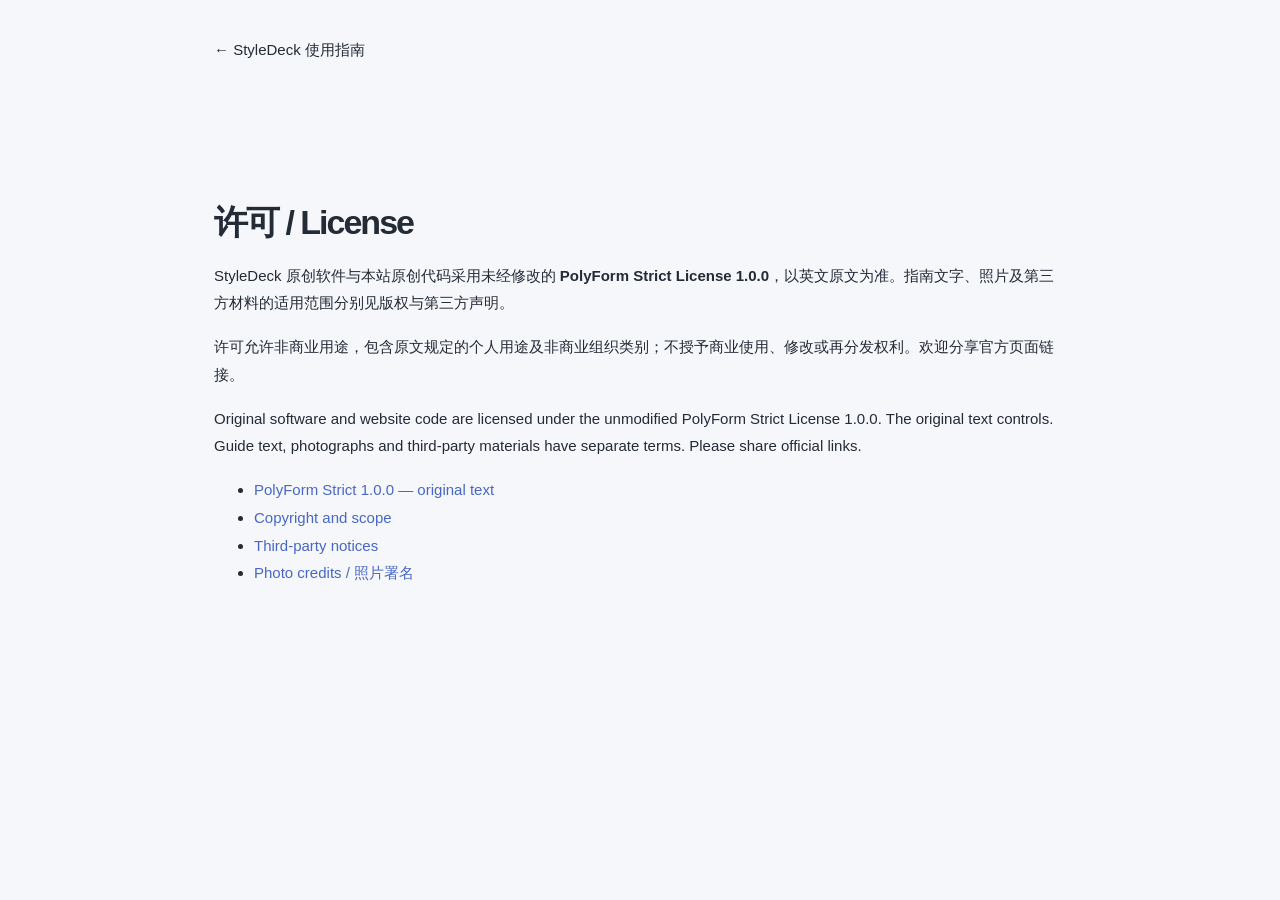
<file: docs/license.html>
<!doctype html><html lang="zh-CN"><head><meta charset="utf-8"><meta name="viewport" content="width=device-width,initial-scale=1"><title>许可 / License · StyleDeck</title><link rel="icon" href="assets/app-icon.png"><link rel="stylesheet" href="styles.css"></head><body><main style="max-width:900px;margin:auto;padding:36px 24px"><a href="index.html?lang=zh">← StyleDeck 使用指南</a><section class="section release-info"><h1 style="font-size:34px">许可 / License</h1><p>StyleDeck 原创软件与本站原创代码采用未经修改的 <strong>PolyForm Strict License 1.0.0</strong>，以英文原文为准。指南文字、照片及第三方材料的适用范围分别见版权与第三方声明。</p><p>许可允许非商业用途，包含原文规定的个人用途及非商业组织类别；不授予商业使用、修改或再分发权利。欢迎分享官方页面链接。</p><p>Original software and website code are licensed under the unmodified PolyForm Strict License 1.0.0. The original text controls. Guide text, photographs and third-party materials have separate terms. Please share official links.</p><ul><li><a href="legal/LICENSE.txt">PolyForm Strict 1.0.0 — original text</a></li><li><a href="legal/NOTICE.md">Copyright and scope</a></li><li><a href="legal/THIRD_PARTY_NOTICES.md">Third-party notices</a></li><li><a href="content/PHOTO-CREDITS.md">Photo credits / 照片署名</a></li></ul></section></main></body></html>
</file>
<file: docs/styles.css>
:root{--paper:#f6f7fa;--white:#fff;--ink:#232b37;--muted:#657286;--line:#e1e5ed;--blue:#4867c5;--blue-soft:#e9eefc;--accent:#c48e7e;--sidebar:230px;--header:76px;--body:-apple-system,BlinkMacSystemFont,"PingFang SC","Hiragino Sans GB","Microsoft YaHei",sans-serif;--utility:"SFMono-Regular",Consolas,monospace}
*{box-sizing:border-box}html{scroll-behavior:smooth;scroll-padding-top:104px}body{margin:0;background:var(--paper);color:var(--ink);font-family:var(--body);font-size:15px;line-height:1.85;-webkit-font-smoothing:antialiased}button,a,input{-webkit-tap-highlight-color:transparent}button,input{font:inherit}button{cursor:pointer}button:disabled{cursor:default;opacity:.35}a{color:inherit;text-decoration:none}img{max-width:100%;height:auto;display:block}button{color:inherit}button:focus-visible,a:focus-visible,input:focus-visible,summary:focus-visible{outline:3px solid #8aacf0;outline-offset:5px}figure,p,h1,h2,h3,h4{margin:0}p+p{margin-top:14px}h1,h2,h3,h4{line-height:1.45}strong{font-weight:600}.skip-link{position:fixed;top:-100px;left:15px;background:white;padding:12px;z-index:200}.skip-link:focus{top:10px}
.site-header{position:fixed;inset:0 0 auto;height:var(--header);display:flex;align-items:center;justify-content:space-between;background:rgba(246,247,250,.96);border-bottom:1px solid var(--line);padding:0 36px 0 27px;z-index:50;backdrop-filter:blur(16px)}.brand{display:flex;gap:12px;align-items:center;font-size:19px;font-weight:650;letter-spacing:-.4px}.brand img{border-radius:10px}.brand-divider{color:#b8bec8;font-weight:300;margin:0 10px}.brand-sub{font-size:14px;letter-spacing:.2px;font-weight:450}.header-end{display:flex;align-items:center;gap:28px}.version{font-family:var(--utility);font-size:11px;color:var(--muted);letter-spacing:.3px}.header-link{font-size:13px;font-weight:550}.header-link span{margin-left:14px;color:var(--blue)}.menu-toggle{display:none;border:0;background:transparent;font-size:13px}
.sidebar{position:fixed;left:0;top:var(--header);bottom:0;width:var(--sidebar);padding:38px 22px 25px 28px;border-right:1px solid var(--line);display:flex;flex-direction:column;z-index:40;background:var(--paper);overflow:auto}.sidebar-top{display:flex;align-items:center;gap:12px;margin-bottom:26px}.small-label{font-size:11px;letter-spacing:2px;color:var(--muted)}.sample-tag{font-size:10px;border:1px solid #ccd5e9;border-radius:4px;color:var(--blue);padding:0 6px;line-height:1.8}.nav-chapter{font-size:13px;font-weight:600;display:flex;gap:12px;margin:16px -8px 8px;padding:8px;border-radius:6px;line-height:1.6}.nav-chapter>span{font-size:10px;font-family:var(--utility);color:#99a1b0;padding-top:2px}.nav-chapter.active,.nav-children a.active{color:var(--blue);background:var(--blue-soft)}.nav-chapter.active>span{color:var(--blue)}.nav-children{margin-left:21px;border-left:1px solid var(--line);padding-left:14px;display:flex;flex-direction:column;gap:3px}.nav-children a{font-size:12px;color:var(--muted);padding:4px 7px;border-radius:5px}.nav-children a:hover,.nav-foot:hover{color:var(--blue)}.nav-foot{display:flex;justify-content:space-between;font-size:11px;color:var(--muted);margin-top:23px;padding-right:10px}.sidebar-note{display:flex;align-items:flex-start;gap:8px;margin-top:auto;padding-top:32px;color:#7b8491;font-size:10px;line-height:1.9}.subtle{color:#9ba3af;font-size:9px}.status-dot{width:5px;height:5px;background:var(--blue);border-radius:50%;margin-top:7px;flex-shrink:0}
main{margin-left:var(--sidebar);padding-top:var(--header)}.content{max-width:1256px;padding:0 64px;margin:auto}.hero{padding-top:56px}.eyebrow{display:flex;align-items:center;gap:12px;font-size:11px;letter-spacing:1px;color:var(--muted)}.chapter-chip{color:var(--blue);font-family:var(--utility);font-size:10px;font-weight:600;background:var(--blue-soft);border:1px solid #dbe3f6;padding:2px 7px;border-radius:4px}.eyebrow-line{display:inline-block;width:29px;height:1px;background:#cbd2df;margin:0 2px}h1{font-size:clamp(42px,4vw,61px);letter-spacing:-2px;font-weight:620;line-height:1.35;margin-top:26px}.hero-bottom{display:flex;justify-content:space-between;gap:30px;align-items:end;margin:24px 0 35px}.lead{font-size:15px;color:#727b89;line-height:1.95}.button{border:1px solid var(--line);display:inline-flex;align-items:center;justify-content:center;gap:20px;padding:11px 20px;border-radius:6px;font-size:12px;font-weight:550;white-space:nowrap;line-height:1.6}.primary{background:var(--blue);border-color:var(--blue);color:white;box-shadow:0 3px 9px #25396b12}.primary:hover{background:#3656b6}.contact-sheet{display:grid;grid-template-columns:repeat(3,1fr);gap:11px;background:#242b34;padding:13px 13px 0;border-radius:8px;overflow:hidden}.contact-sheet figure{min-width:0}.photo-open,.screenshot-open{display:block;padding:0;margin:0;border:0;background:transparent;width:100%;text-align:left;position:relative;cursor:zoom-in}.contact-sheet .photo-open{overflow:hidden;border-radius:3px}.contact-sheet img{width:100%;aspect-ratio:1.5;object-fit:cover;transition:transform .5s}.contact-sheet .photo-open:hover img{transform:scale(1.035)}.contact-sheet figcaption{padding:11px 0 13px;display:flex;align-items:center;gap:8px;color:#fff;font-size:10px;line-height:1.6}.contact-sheet figcaption>span:last-child{margin-left:auto;font-size:9px;color:#a6b0c0}.frame-index{width:17px;height:17px;display:grid;place-items:center;border:1px solid #6a7483;border-radius:3px;font-family:var(--utility);font-size:9px;color:#b6beca}.contact-sheet strong{font-size:10px;font-weight:500}.image-note{display:flex;gap:8px;align-items:center;color:#6f7b8d;font-size:10px;margin-top:12px}.image-note a{margin-left:auto;border-bottom:1px solid #d2d9e5;font-size:9px}.tiny-grid{font-size:15px}
.section{margin-top:80px;padding-top:20px}.section-heading{display:flex;align-items:end;justify-content:space-between;gap:20px;margin-bottom:15px}.overline{font-size:10px;color:var(--blue);letter-spacing:1.5px;margin-bottom:9px;line-height:1.6}h2{font-size:27px;font-weight:600;letter-spacing:-.8px}.section-aside{font-size:10px;color:var(--muted);white-space:nowrap;padding-bottom:3px}.section-intro{font-size:14px;color:var(--muted);margin-bottom:25px}.workspace-figure{background:white;border:1px solid var(--line);border-radius:8px;overflow:hidden}.workspace-map{position:relative}.workspace-map img{width:100%}.map-pin{position:absolute;left:var(--x);top:var(--y);transform:translate(-50%,-50%);height:28px;width:28px;background:white;border:1.5px solid var(--blue);color:var(--blue);border-radius:50%;box-shadow:0 0 0 5px #4867c52b;font-family:var(--utility);font-size:11px;font-weight:650;padding:0;line-height:1}.map-pin.active{background:var(--blue);color:white;box-shadow:0 0 0 6px #9eb2ed45}.map-description{display:flex;gap:13px;align-items:center;padding:18px 22px;min-height:88px}.map-number{font-family:var(--utility);font-size:11px;background:var(--blue-soft);color:var(--blue);border-radius:6px;width:30px;height:30px;display:grid;place-items:center;flex-shrink:0}.map-description strong{font-size:12px}.map-description p{font-size:11px;color:var(--muted);line-height:1.8;margin-top:3px}.real-shot{font-size:9px;color:#9aa3b0;margin-left:auto;white-space:nowrap}
.feature-layout{margin-top:24px;display:grid;grid-template-columns:.9fr 1.1fr;gap:35px;align-items:stretch}.feature-list{display:flex;flex-direction:column}.feature-tab{display:flex;align-items:start;gap:15px;border:0;border-bottom:1px solid var(--line);padding:20px 12px 20px 0;text-align:left;background:transparent}.feature-tab>span:nth-child(2){flex:1}.feature-tab strong{display:block;font-size:13px;margin-bottom:5px;font-weight:550}.feature-tab>span:nth-child(2)>span{display:block;font-size:11px;color:var(--muted);line-height:1.85}.feature-symbol{font-size:21px;line-height:1.3;width:25px;color:#a3aab7;flex-shrink:0}.feature-arrow{color:#b4bcc9;font-size:14px;margin-top:3px}.feature-tab.active strong,.feature-tab.active .feature-symbol,.feature-tab.active .feature-arrow{color:var(--blue)}.feature-tab.active{border-bottom-color:#a6b7e4}.feature-visual{align-self:stretch;display:flex;flex-direction:column;background:#edf0f5;border:1px solid #e0e5ee;border-radius:8px;overflow:hidden}.feature-visual>.screenshot-open{flex:1;display:grid;align-content:center;background:#dfe4ec;min-height:260px;padding:18px}.feature-visual img{width:100%;max-height:290px;object-fit:contain;border-radius:4px;box-shadow:0 5px 16px #18264020}.feature-visual figcaption{padding:20px 24px}.feature-visual strong{font-size:12px}.feature-visual p{font-size:11px;line-height:1.9;margin-top:6px;color:var(--muted)}.workflow-note{display:flex;gap:15px;border-left:2px solid #aabce8;background:#edf1fa;padding:20px 24px;margin-top:28px}.workflow-icon{font-size:24px;color:var(--blue);line-height:1.4}.workflow-note strong{font-size:12px}.workflow-note p{font-size:11px;line-height:1.9;color:#6f7b92;margin-top:4px}.workflow-strip{display:flex;gap:15px;justify-content:space-between;align-items:center;font-size:10px;line-height:1.8;padding:25px 3px;border-bottom:1px solid var(--line);color:#737f93}.workflow-strip i{font-style:normal;color:#b1bdcf}
.practice-opening{border-top:1px solid #cfd7e6;padding-top:44px;margin-top:70px}.practice-opening h2{font-size:39px;line-height:1.4;margin:23px 0 18px;letter-spacing:-1.5px}.practice-opening .lead{max-width:660px;font-size:14px}.practice-meta{display:flex;gap:23px;align-items:center;margin-top:23px;font-size:10px;color:#7a8596}.practice-meta>span{position:relative}.practice-meta>span+span:before{content:"·";position:absolute;left:-14px;color:#aab1be}.practice-meta a{margin-left:auto;color:var(--blue);border-bottom:1px solid #b7c6e7}.sample-prep{background:#eef1f6;border:1px solid #e0e5ed;padding:29px;display:grid;grid-template-columns:1.25fr .8fr;gap:34px;border-radius:8px;margin-top:34px;align-items:center}.sample-prep h3{font-size:17px;font-weight:550;margin-bottom:13px}.sample-prep p{font-size:12px;color:var(--muted);line-height:1.95}.sample-prep .small-text{font-size:10px;margin-top:18px}.sample-prep figure img{border-radius:4px}.sample-prep figcaption{font-size:9px;color:#929aaa;text-align:right;margin-top:7px}.text-link{font-size:11px;color:var(--blue);border-bottom:1px solid #b7c6e7;display:inline-block;margin-top:15px}.text-link span{margin-left:10px}.download-detail{font-size:9px;display:block;color:#8b95a5;margin-top:5px}.small-text{font-size:11px;color:#8b93a2;line-height:1.85}.tutorial-step{margin-top:65px;padding-top:16px}.step-heading{display:flex;gap:17px;align-items:center;margin-bottom:20px}.step-number{border:1px solid #b7c5e5;border-radius:50%;display:grid;place-items:center;width:42px;height:42px;font-family:var(--utility);font-size:15px;color:var(--blue);flex-shrink:0;background:var(--paper)}h3{font-size:22px;font-weight:600;letter-spacing:-.4px}.step-heading .overline{margin-bottom:5px;font-size:9px}.step-description{font-size:14px;color:#647287;max-width:860px;line-height:2;margin-bottom:23px}.step-description strong{color:#414e63}.paired-shots{display:grid;grid-template-columns:1.3fr 1fr;gap:19px;align-items:start}.shot-figure{border:1px solid var(--line);background:white;border-radius:7px;overflow:hidden;min-width:0}.shot-figure img{width:100%;height:auto}.shot-figure figcaption{color:#838d9e;font-size:10px;padding:12px 16px;line-height:1.85;border-top:1px solid var(--line)}.shot-figure figcaption>span{color:var(--blue);margin-right:8px}.annotated-image{position:relative}.annotation{position:absolute;inset:0;width:100%;height:100%;pointer-events:none;overflow:hidden}.annotation>rect:not(.target-outline){fill:#4867c5;filter:drop-shadow(0 3px 4px #101d5130)}.annotation text{fill:white;font-size:17px;font-weight:550;font-family:var(--body)}.annotation .arrow-line{fill:none;stroke:#87a5ff;stroke-width:3;stroke-linecap:round}.annotation .arrow-line{filter:drop-shadow(0 1px 2px #0b1432)}.annotation .target-ring{fill:none;stroke:#87a5ff;stroke-width:3;stroke-dasharray:6 4}.annotation .target-outline{fill:#7898fb13;stroke:#8aa8ff;stroke-width:3}.tip{font-size:11px;color:#7a8494;line-height:1.95;border-left:2px solid #c6d2eb;padding:8px 0 8px 16px;margin-top:20px}.tip strong{font-size:10px;color:var(--blue);margin-right:12px}kbd{display:inline-block;font-family:var(--utility);font-size:10px;border:1px solid #dbe0e8;background:#fff;color:#637087;line-height:1.6;padding:1px 5px;border-radius:4px;box-shadow:0 1px 0 #d9dfe9;margin:0 2px;white-space:nowrap}code{font-family:var(--utility);font-size:10px;background:#e8ecf3;padding:2px 4px;border-radius:3px;color:#66758c}.step-split{display:grid;grid-template-columns:1.45fr .75fr;gap:45px;align-items:center}.step-split p{font-size:14px;line-height:2;color:#647287}.step-split .small-text{font-size:10px;margin-top:19px}.inline-note{border-top:1px solid var(--line);padding-top:17px;margin-top:20px}.inline-note>strong{font-size:11px;color:#485873}.inline-note p{font-size:11px;margin-top:6px}.directory-shot{max-width:290px;justify-self:center;width:100%}.selection-distinction{display:grid;grid-template-columns:1fr 1fr;gap:32px;margin:24px 0 32px}.selection-distinction>div{border-bottom:1px solid var(--line);padding:0 0 20px 38px;position:relative}.selection-distinction h4{font-size:12px;font-weight:550;margin-bottom:8px}.selection-distinction p{font-size:11px;color:var(--muted)}.demo-check,.demo-star{position:absolute;left:0;top:0;width:23px;height:23px;display:grid;place-items:center;font-size:14px;color:#fff;border-radius:50%;background:var(--blue)}.demo-star{background:transparent;color:#7e8ba0;font-size:27px;line-height:1}.substep-heading{display:flex;gap:16px;margin:34px 0 22px}.step-number.small{width:35px;height:35px;font-size:12px}.substep-heading h3{font-size:18px;margin-bottom:9px}.substep-heading p{font-size:12px;color:var(--muted);line-height:1.95}
.operation-demo{margin-top:55px;border:1px solid #d8dfed;border-radius:8px;background:white;overflow:hidden}.demo-heading{display:flex;align-items:center;justify-content:space-between;gap:20px;padding:27px 29px}.demo-heading h3{font-size:18px}.demo-heading p:not(.overline){font-size:11px;color:var(--muted);margin-top:7px}.demo-heading .button{font-size:10px;padding:9px 16px;gap:9px}.demo-heading .overline{font-size:9px}.demo-stage{position:relative;background:#10171b;overflow:hidden;border-top:1px solid var(--line);border-bottom:1px solid var(--line)}.demo-stage>img{width:100%}.demo-cursor{position:absolute;left:30%;top:49%;width:28px;height:36px;filter:drop-shadow(0 2px 2px #0009);transform:translate(-3px,-1px);z-index:3;pointer-events:none;transition:left 900ms cubic-bezier(.3,.1,.2,1),top 900ms cubic-bezier(.3,.1,.2,1)}.demo-cursor svg{width:100%;height:100%;fill:white;stroke:#223252;stroke-width:1.5;stroke-linejoin:round}.demo-cursor i{position:absolute;top:-13px;left:-14px;border:3px solid #b4c8ff;border-radius:50%;width:34px;height:34px;opacity:0}.demo-cursor.clicking i{animation:click-pulse .7s ease-out}.demo-target{position:absolute;width:36px;height:36px;border:2px solid #9db9ff;border-radius:50%;left:70.9%;top:18.25%;transform:translate(-50%,-50%);box-shadow:0 0 0 6px #7197ff21;pointer-events:none}.demo-controls{display:flex;gap:14px;align-items:center;padding:18px 25px}.demo-controls>button:not(.text-button){width:30px;height:30px;padding:0;display:grid;place-items:center;background:#f3f5fa;border:1px solid #dce3ef;border-radius:5px;color:#5b6e98}.demo-progress{display:flex;align-items:center;gap:15px;flex:1;min-width:0}.demo-progress span{font-family:var(--utility);font-size:9px;color:#8a95a7;white-space:nowrap}.demo-progress strong{font-size:11px;font-weight:450;color:#6e7e97}.text-button{border:0;background:transparent;font-size:10px;color:#7a89a0;padding:5px}.demo-disclosure{padding:0 25px 17px;font-size:9px;color:#9ba4b2}.shortcut-strip{display:flex;gap:18px;justify-content:space-between;flex-wrap:wrap;margin-top:20px;font-size:10px;color:#78879d;align-items:center}.shortcut-strip>span{white-space:nowrap}.key-word{font-size:10px;color:#506681;margin-right:5px}.save-layout{grid-template-columns:1.1fr 1fr;gap:35px}.save-shot{border:0;background:transparent;max-width:360px;justify-self:center}.save-shot img{border-radius:13px}.save-shot figcaption{border:0;text-align:center;font-size:9px}.completion{display:flex;align-items:center;gap:17px;background:#eaf0f9;border:1px solid #d9e3f3;padding:24px;border-radius:7px;margin-top:27px}.completion-icon{height:30px;width:30px;border-radius:50%;background:#e0e8f8;color:var(--blue);display:grid;place-items:center;flex-shrink:0}.completion h4{font-size:13px;font-weight:550;margin-bottom:5px}.completion p{font-size:11px;color:#7d8ba2;line-height:1.9}.completion>a{font-size:10px;white-space:nowrap;color:var(--blue);margin-left:auto}
.reference-grid{display:grid;grid-template-columns:1fr 1fr;gap:45px;margin-top:24px}.reference-grid dl{margin:0}.reference-grid dl>div{padding:12px 0;border-bottom:1px solid var(--line);display:flex;justify-content:space-between;gap:20px;font-size:11px}.reference-grid dt{color:#506078}.reference-grid dd{margin:0;color:#8490a2;text-align:right}.faq details{border-bottom:1px solid var(--line);padding:14px 0}.faq summary{font-size:11px;color:#506078;cursor:pointer;list-style:none;display:flex;align-items:center;justify-content:space-between;gap:12px}.faq summary::-webkit-details-marker{display:none}.faq summary:after{content:"+";font-size:16px;color:#8fa0bb}.faq details[open] summary:after{content:"−"}.faq details p{font-size:11px;color:#66758b;margin-top:14px;line-height:1.95}.sources{border-top:1px solid var(--line);padding-top:32px;margin-top:70px}.sources h2{font-size:18px;letter-spacing:-.3px}.source-grid{display:grid;grid-template-columns:1fr 1fr;gap:40px;margin-top:24px}.source-grid strong{font-size:11px;color:#596b85}.source-grid p{font-size:10px;color:#758195;margin-top:9px;line-height:1.95}.source-links{display:flex;gap:16px;margin-top:12px}.source-links a{font-size:9px;color:#758ab1;border-bottom:1px solid #cbd5e8}.site-footer{border-top:1px solid var(--line);margin-top:45px;padding:27px 0 35px;display:flex;justify-content:space-between;gap:20px;align-items:center;font-size:10px;color:#9aa3b2}.footer-brand{font-size:13px;font-weight:600;letter-spacing:-.3px;color:#69778d}.footer-brand span{font-size:9px;font-weight:400;color:#a3acb9;margin-left:9px}
.lightbox{background:#10171df7;color:white;border:1px solid #526074;border-radius:12px;padding:0;width:min(96vw,1800px);max-width:96vw;max-height:96vh;box-shadow:0 30px 100px #080f23a0;overflow:hidden}.lightbox::backdrop{background:#111b31bd;backdrop-filter:blur(5px)}.lightbox-toolbar{display:flex;align-items:center;justify-content:space-between;gap:20px;padding:14px 20px;border-bottom:1px solid #ffffff1c}.lightbox-toolbar p{font-size:11px;line-height:1.7;color:#ccd4e4}.lightbox-toolbar>div{display:flex;gap:10px;flex-shrink:0}.lightbox-toolbar button{font-size:10px;color:#d7dfee;border:1px solid #ffffff35;border-radius:5px;background:transparent;padding:5px 10px}.lightbox-toolbar button[aria-pressed=true]{background:#4867c5}.lightbox-viewport{overflow:auto;max-height:calc(96vh - 124px);padding:12px;overscroll-behavior:contain;display:flex;justify-content:center;align-items:flex-start}.lightbox-viewport img{max-width:100%;max-height:calc(96vh - 150px);width:auto;height:auto;object-fit:contain}.lightbox.native-size .lightbox-viewport{display:block}.lightbox.native-size .lightbox-viewport img{max-width:none;max-height:none;width:auto}.lightbox-hint{font-size:9px;color:#a4b0c7;text-align:center;padding:8px 10px 13px}.lightbox-open{overflow:hidden}@keyframes click-pulse{0%{transform:scale(.4);opacity:1}100%{transform:scale(2);opacity:0}}
@media(min-width:1650px){:root{--sidebar:255px}.content{padding:0 75px}.hero{padding-top:70px}.contact-sheet figcaption{font-size:12px}.contact-sheet strong{font-size:12px}.contact-sheet figcaption>span:last-child{font-size:10px}}
@media(max-width:1250px){:root{--sidebar:205px}.sidebar{padding-left:22px;padding-right:15px}.content{padding:0 38px}.hero-bottom .lead{font-size:13px}.contact-sheet figcaption>span:last-child{display:none}.feature-layout{gap:25px}.feature-tab{padding:16px 4px 16px 0;gap:9px}.feature-tab strong{font-size:12px}.feature-tab>span:nth-child(2)>span{font-size:10px}.sample-prep{gap:23px;padding:24px;grid-template-columns:1.2fr .8fr}.shortcut-strip{gap:12px}.completion>a{display:none}.workflow-strip{gap:8px;font-size:9px}.reference-grid{gap:25px}.header-link{font-size:11px}.section-aside{font-size:9px}}
@media(max-width:1000px){:root{--sidebar:188px;--header:68px}.site-header{padding:0 24px}.content{padding:0 28px}.sidebar{padding:29px 12px 20px 18px}.nav-chapter{font-size:11px;gap:8px}.nav-children{margin-left:15px;padding-left:10px}.nav-children a{font-size:10px}.brand{font-size:17px}.brand-sub{font-size:12px}.header-end{gap:20px}.hero h1{font-size:43px}.hero-bottom{align-items:start}.hero-bottom .lead{font-size:12px}.hero-bottom .button{font-size:10px;gap:12px;padding:10px 13px}.contact-sheet{gap:8px;padding:10px 10px 0}.contact-sheet strong{font-size:9px}.contact-sheet figcaption{gap:6px}.image-note{font-size:9px}.image-note a{font-size:8px}.section-heading h2{font-size:23px}.section-aside{display:none}.section-intro{font-size:12px}.feature-layout{grid-template-columns:1fr;gap:24px}.feature-visual>.screenshot-open{min-height:0}.feature-list{display:grid;grid-template-columns:1fr 1fr;gap:0 20px}.feature-symbol{font-size:19px}.feature-tab>span:nth-child(2)>span{font-size:10px}.feature-visual img{max-height:350px}.feature-visual figcaption{padding:16px 20px}.map-description{padding:14px}.real-shot{display:none}.map-pin{width:24px;height:24px;font-size:10px}.map-description p{font-size:10px}.practice-opening h2{font-size:34px}.sample-prep{grid-template-columns:1fr}.sample-prep figure{display:none}.step-split{gap:24px;grid-template-columns:1fr .65fr}.step-split p{font-size:12px}h3{font-size:20px}.paired-shots{grid-template-columns:1fr;gap:16px}.paired-shots>figure:nth-child(2){max-width:80%;margin:auto}.step-heading{gap:13px}.step-number{width:36px;height:36px;font-size:13px}.selection-distinction{gap:20px}.selection-distinction h4{font-size:11px}.demo-heading{padding:22px;gap:15px}.demo-heading h3{font-size:16px}.demo-heading p:not(.overline){font-size:10px}.demo-controls{padding:16px;gap:9px}.demo-progress{gap:9px}.demo-progress strong{font-size:10px}.demo-disclosure{padding-left:16px}.reference-grid{grid-template-columns:1fr;gap:25px}.source-grid{gap:25px}.source-links{flex-wrap:wrap;gap:8px 14px}.site-footer>span{display:none}}
@media(max-width:760px){:root{--header:64px;--sidebar:0px}html{scroll-padding-top:86px}.site-header{padding:0 19px}.brand img{width:32px;height:32px}.brand{gap:8px;font-size:16px}.brand-divider{margin:0 6px}.brand-sub{font-size:11px}.header-link{display:none}.version{font-size:9px}.header-end{gap:14px}.menu-toggle{display:flex;gap:8px;font-size:11px;align-items:center}.menu-toggle span{font-size:15px}.sidebar{top:var(--header);right:0;left:auto;width:250px;box-shadow:-15px 10px 30px #23345516;transform:translateX(110%);transition:transform .2s;border-left:1px solid var(--line);border-right:0;padding:28px}.sidebar.open{transform:translateX(0)}.sidebar-note{display:none}.nav-chapter{font-size:13px}.nav-children a{font-size:12px}.nav-children{gap:7px}.content{padding:0 23px;max-width:650px}.hero{padding-top:33px}.eyebrow{font-size:9px;gap:8px}.eyebrow-line{width:18px}.hero h1{font-size:43px;letter-spacing:-1.5px;margin-top:23px}.hero-bottom{margin:21px 0 26px;gap:13px;align-items:center}.hero-bottom .lead{font-size:11px;line-height:1.95}.hero-bottom .button{padding:10px 11px;font-size:9px;gap:9px}.desktop-only{display:none}.contact-sheet{gap:6px;padding:8px 8px 0;border-radius:6px}.contact-sheet figcaption{padding:8px 0 10px;gap:5px;flex-wrap:wrap}.contact-sheet strong{font-size:8px}.frame-index{font-size:7px;width:13px;height:13px}.contact-sheet img{aspect-ratio:1.12;object-position:49% 45%}.image-note{font-size:8px;gap:5px;line-height:1.7;align-items:start}.image-note a{font-size:7px;white-space:nowrap;margin-top:2px}.tiny-grid{font-size:12px}.section{margin-top:48px;padding-top:16px}.section-heading{margin-bottom:13px}.section-heading h2{font-size:23px;line-height:1.55;letter-spacing:-.7px}.overline{font-size:9px}.section-intro{font-size:11px;line-height:1.95;margin-bottom:19px}.map-pin{width:22px;height:22px;font-size:9px;box-shadow:0 0 0 3px #4867c52b}.map-pin.active{box-shadow:0 0 0 4px #9eb2ed45}.map-description{padding:14px;align-items:start;gap:10px;min-height:104px}.map-description strong{font-size:11px}.map-description p{font-size:10px}.map-number{width:24px;height:24px;font-size:10px}.feature-list{gap:0 15px}.feature-tab{padding:16px 0;gap:7px}.feature-tab strong{font-size:11px}.feature-tab>span:nth-child(2)>span{font-size:9px}.feature-symbol{font-size:18px;width:18px}.feature-arrow{display:none}.feature-layout{gap:19px}.feature-visual>.screenshot-open{padding:12px}.feature-visual figcaption{padding:15px 17px}.feature-visual p{font-size:10px}.workflow-note{padding:17px;gap:10px;margin-top:20px}.workflow-note p{font-size:10px}.workflow-note strong{font-size:11px}.workflow-strip{flex-wrap:wrap;justify-content:start;font-size:9px;gap:8px;padding:20px 0}.practice-opening{margin-top:49px;padding-top:30px}.practice-opening h2{font-size:32px;letter-spacing:-1px;margin-top:21px}.practice-opening .lead{font-size:12px}.practice-meta{gap:18px;font-size:9px;flex-wrap:wrap}.practice-meta a{font-size:9px;margin-left:0}.sample-prep{margin-top:25px;padding:21px}.sample-prep h3{font-size:16px}.sample-prep p{font-size:11px}.sample-prep .small-text{font-size:9px}.tutorial-step{margin-top:43px;padding-top:13px}.step-heading{gap:11px;margin-bottom:17px}.step-number{width:32px;height:32px;font-size:12px}.step-heading .overline{font-size:8px;margin-bottom:5px}.step-heading h3{font-size:18px;line-height:1.65}.step-description{font-size:11px;line-height:2}.paired-shots{gap:17px}.paired-shots>figure:nth-child(2){max-width:92%}.shot-figure figcaption{font-size:9px;padding:10px 12px}.tip{font-size:10px;margin-top:16px;padding-left:12px}.tip strong{font-size:9px;margin-right:7px}.step-split{grid-template-columns:1fr;gap:24px}.step-split p{font-size:11px}.directory-shot{max-width:240px}.inline-note>strong{font-size:10px}.inline-note p{font-size:10px}.selection-distinction{gap:19px;margin:20px 0}.selection-distinction>div{padding-left:0;padding-top:32px}.selection-distinction h4{font-size:10px}.selection-distinction p{font-size:10px;line-height:1.95}.demo-check,.demo-star{width:21px;height:21px;font-size:12px}.demo-star{font-size:24px}.substep-heading{gap:10px}.substep-heading h3{font-size:16px;line-height:1.6}.substep-heading p{font-size:11px}.step-number.small{width:30px;height:30px;font-size:11px}.operation-demo{margin-top:32px}.demo-heading{padding:20px 17px;align-items:start;flex-wrap:wrap;gap:15px}.demo-heading h3{font-size:16px}.demo-heading .button{padding:8px 13px;font-size:9px}.demo-heading p:not(.overline){font-size:10px}.demo-progress{display:block}.demo-progress>span{font-size:8px;display:block;margin-bottom:3px}.demo-progress strong{font-size:9px;line-height:1.8;display:block}.demo-controls{padding:13px;gap:9px}.demo-controls>button:not(.text-button){width:25px;height:28px;flex-shrink:0}.text-button{font-size:9px}.demo-cursor{width:19px;height:26px}.demo-target{width:23px;height:23px;box-shadow:0 0 0 3px #7197ff21}.demo-disclosure{font-size:8px;padding:0 13px 14px}.shortcut-strip{gap:10px 15px;font-size:9px;justify-content:start}.shortcut-strip kbd{font-size:9px}.key-word{font-size:9px}.save-shot{max-width:310px}.save-layout{gap:23px}.completion{padding:18px;align-items:start;gap:12px}.completion h4{font-size:12px}.completion p{font-size:10px}.completion-icon{width:24px;height:24px;font-size:12px}.reference-grid{gap:22px;margin-top:15px}.reference-grid dl>div{font-size:10px}.reference-grid dd{font-size:10px}.faq summary,.faq details p{font-size:10px}.source-grid{grid-template-columns:1fr;gap:24px}.source-grid p{font-size:9px}.source-grid strong{font-size:10px}.source-links a{font-size:8px}.sources h2{font-size:17px}.sources{padding-top:25px;margin-top:45px}.site-footer{padding:23px 0;margin-top:30px;font-size:9px}.footer-brand{font-size:12px}.footer-brand span{font-size:8px}.lightbox-toolbar{padding:12px;gap:10px;align-items:start}.lightbox-toolbar p{font-size:9px}.lightbox-toolbar>div{gap:5px}.lightbox-toolbar button{font-size:8px;padding:5px}.lightbox-hint{font-size:8px}.lightbox-viewport{padding:6px}.lightbox{border-radius:8px}}
@media(prefers-reduced-motion:reduce){html{scroll-behavior:auto}*,*:before,*:after{animation-duration:.01ms!important;transition:none!important}.demo-cursor.clicking i{animation:none}}

/* Reading sizes stay comfortable when the sidebar collapses on a phone. */
@media(max-width:760px){
  .hero-bottom .lead{font-size:13px;color:#657286}.eyebrow{font-size:10px}
  .section-intro,.step-description,.step-split p,.substep-heading p,.sample-prep p,.practice-opening .lead{font-size:13px;color:#657286}
  .step-split .small-text,.sample-prep .small-text{font-size:11px}
  .image-note{font-size:10px}.image-note a{font-size:9px}
  .feature-tab strong{font-size:12px}.feature-tab>span:nth-child(2)>span,.feature-visual p,.workflow-note p,.selection-distinction p,.tip,.faq summary,.faq details p{font-size:12px}
  .feature-visual strong,.workflow-note strong,.selection-distinction h4{font-size:12px}
  .shot-figure figcaption,.map-description p,.inline-note p,.completion p{font-size:11px}
  .map-description strong,.reference-grid dl>div,.reference-grid dd{font-size:12px}
  .demo-heading p:not(.overline),.demo-progress strong,.demo-disclosure{font-size:10px}
  .source-grid p{font-size:11px}.source-grid strong{font-size:12px}.source-links a{font-size:10px}
  .contact-sheet strong{font-size:9px}.shortcut-strip,.shortcut-strip kbd,.key-word{font-size:10px}
}

.save-proof{max-width:640px;margin-top:25px}
.product-role{font-size:13px;color:var(--blue);font-weight:550;margin-top:18px;line-height:1.85}.product-role>span{font-size:9px;font-weight:450;color:#7b8eb4;display:inline-block;margin-left:12px;border-left:1px solid #c8d3ea;padding-left:12px}.integration-path{display:grid;grid-template-columns:1fr 24px 1fr 24px 1fr;gap:15px;align-items:start;margin:27px 0 28px;padding:24px 0;border-top:1px solid var(--line);border-bottom:1px solid var(--line)}.integration-path>div{min-width:0}.app-label{display:inline-block;font-family:var(--utility);font-size:9px;color:#718099;letter-spacing:.3px;margin-bottom:8px}.styledeck-label{color:var(--blue)}.integration-path strong{display:block;font-size:13px;font-weight:550}.integration-path p{font-size:11px;color:var(--muted);line-height:1.9;margin-top:8px}.path-arrow{font-size:18px;color:#a1afc9;padding-top:29px;text-align:center}.app-handoff{display:grid;grid-template-columns:1fr 28px 1fr;gap:12px;align-items:center}.handoff-arrow{text-align:center;font-size:22px;color:var(--blue)}.app-handoff .shot-figure{align-self:start}.app-handoff figcaption{font-size:10px}.app-handoff figcaption strong{color:#506787}.entry-routes{display:grid;grid-template-columns:1fr 1fr;gap:26px;margin-bottom:24px;padding:22px;border:1px solid #dbe3f1;border-radius:7px;background:#edf1f9}.entry-routes strong{font-size:12px;color:#4d658c;font-weight:550}.entry-routes p{font-size:12px;color:#6e7f98;line-height:1.95;margin-top:8px}.entry-routes b{font-weight:550}.c1-target-layout{margin-top:28px;grid-template-columns:1.05fr 1fr}.c1-target-layout h4{font-size:15px;font-weight:550;margin-bottom:16px}.target-shots{display:flex;flex-direction:column;gap:14px}.target-shots figcaption{font-size:9px}.c1-mini-label{width:35px;height:35px;border-radius:6px;border:1px solid #b8c7e5;display:grid;place-items:center;color:var(--blue);font-family:var(--utility);font-size:11px;flex-shrink:0}
@media(max-width:1000px){.integration-path{gap:10px;grid-template-columns:1fr 16px 1fr 16px 1fr}.integration-path strong{font-size:12px}.integration-path p{font-size:10px}.app-handoff{gap:8px;grid-template-columns:1fr 18px 1fr}.handoff-arrow{font-size:18px}.entry-routes{gap:18px;padding:18px}.entry-routes p{font-size:11px}.c1-target-layout{gap:25px}}
@media(max-width:760px){.product-role{font-size:12px;margin-top:16px}.product-role>span{font-size:9px;margin-left:0;padding:0;border:0;display:block;margin-top:4px}.integration-path{grid-template-columns:1fr;gap:11px;padding:19px 0;margin:22px 0}.integration-path>div{padding-left:14px;border-left:2px solid #d9e2f4}.integration-path strong{font-size:13px}.integration-path p{font-size:12px;margin-top:5px}.app-label{font-size:10px;margin-bottom:5px}.path-arrow{padding:0 0 0 14px;text-align:left;height:22px;font-size:16px;transform:rotate(90deg);transform-origin:23px 11px;width:40px}.app-handoff{grid-template-columns:1fr;gap:10px}.handoff-arrow{transform:rotate(90deg);font-size:20px}.app-handoff figcaption{font-size:11px}.c1-workflow .image-note{display:block;font-size:10px;line-height:1.9}.c1-workflow .image-note a{display:table;margin-top:7px}.entry-routes{grid-template-columns:1fr;gap:18px;padding:19px}.entry-routes strong{font-size:12px}.entry-routes p{font-size:12px}.c1-target-layout{grid-template-columns:1fr;gap:23px}.c1-target-layout h4{font-size:14px}.c1-target-layout .small-text{font-size:11px}.target-shots figcaption{font-size:10px}}
/* Session workflow, display modes and complete shortcut reference. */
.session-subtitle{font-size:24px;line-height:1.45;margin:40px 0 14px}.session-downloads{display:flex;flex-direction:column;gap:8px;margin:22px 0;font-size:14px}.session-downloads a{width:fit-content;color:var(--accent)}.shortcut-table-wrap{min-width:0;overflow-x:auto}.shortcut-table{width:100%;border-collapse:collapse;font-size:14px;text-align:left}.shortcut-table caption{text-align:left;font-size:16px;font-weight:650;padding:0 0 18px}.shortcut-table th,.shortcut-table td{padding:15px 12px;border-bottom:1px solid var(--line);vertical-align:top;line-height:1.65}.shortcut-table th{color:var(--muted);font-size:12px;letter-spacing:.04em;background:var(--blue-soft)}.shortcut-table td:first-child{width:128px}.shortcut-table kbd{white-space:normal;display:inline-block;line-height:1.6}.reference-grid{grid-template-columns:minmax(0,1.7fr) minmax(0,1fr)}.mouse-reference{margin-top:32px;padding:28px;background:var(--blue-soft);border:1px solid var(--line);border-radius:12px}.mouse-reference h3{margin:0 0 18px;font-size:20px}.mouse-reference ul{padding-left:20px;margin:0}.mouse-reference li{margin:10px 0;line-height:1.85;color:var(--muted)}#display-modes>.shot-figure{margin:28px 0}#display-modes .paired-shots{margin-top:24px}#step-import>.shot-figure{margin:28px 0}#session-demo{margin-top:16px}.hero h1{max-width:1100px;font-size:clamp(44px,5.2vw,78px)}
@media(max-width:1000px){.reference-grid{grid-template-columns:1fr}.shortcut-table{font-size:13px}.shortcut-table th,.shortcut-table td{padding:12px 8px}.shortcut-table td:first-child{width:100px}}
@media(max-width:600px){.hero h1{font-size:clamp(33px,8.6vw,46px)}.session-subtitle{font-size:21px}.mouse-reference{padding:20px}.shortcut-table{font-size:12px}.shortcut-table td:first-child{width:76px}.shortcut-table th,.shortcut-table td{padding:12px 5px}.shortcut-table td:last-child{font-size:11px}.shortcut-table kbd{font-size:11px;padding:2px 4px}}
/* Separate Capture One push chapter and its two destinations. */
.push-chapter{padding-top:42px;border-top:1px solid var(--line);margin-top:55px}.push-chapter>h2{margin:20px 0;font-size:clamp(28px,3vw,42px)}.push-route-links{display:grid;grid-template-columns:repeat(3,minmax(0,1fr));gap:14px;margin:26px 0}.push-route-links a{display:flex;flex-direction:column;gap:9px;padding:22px;border:1px solid #d6dff0;border-radius:10px;background:#edf1f9}.push-route-links a:hover{border-color:var(--blue)}.push-route-links span{font-size:11px;letter-spacing:1px;color:var(--blue)}.push-route-links strong{font-size:17px;line-height:1.5}.push-route-links small{font-size:12px;color:var(--muted);line-height:1.7}.push-route{margin-top:48px;padding-top:30px;border-top:1px solid var(--line);scroll-margin-top:100px}.push-route h3{font-size:26px;line-height:1.5}.push-route h4{font-size:20px;line-height:1.5;margin:0 0 16px}.push-route p{line-height:1.9}.push-steps{padding-left:25px;margin:20px 0 28px}.push-steps li{padding-left:5px;margin:14px 0;color:var(--muted);line-height:1.95;font-size:15px}.push-steps strong{color:var(--ink)}.push-steps a{color:var(--blue);white-space:nowrap;font-size:12px}.push-button-shot{max-width:820px;margin:26px auto}.push-settings-entry{align-items:center;margin-top:24px}.push-option{margin-top:36px;scroll-margin-top:104px}.push-option .paired-shots{margin-top:24px}.push-option .step-split{align-items:start}.push-copy-option{max-width:980px}.push-table-wrap{overflow:auto;min-width:0}.push-table{border-collapse:collapse;width:100%;font-size:14px;margin:22px 0}.push-table th,.push-table td{border-bottom:1px solid var(--line);padding:16px 12px;vertical-align:top;line-height:1.8;text-align:left}.push-table th{background:var(--blue-soft);font-size:12px;color:var(--muted)}.push-table th:first-child{width:135px}.push-confirm{margin:35px 0;align-items:center}.push-summary-shot{margin:22px 0}.push-route>.shot-figure{margin-top:24px;margin-bottom:24px}.push-status-notes{display:grid;grid-template-columns:1fr 1fr;gap:26px;margin:30px 0}.push-status-notes>div{padding:24px;background:white;border:1px solid var(--line);border-radius:10px}.push-status-notes h4{font-size:17px}.push-status-notes p{font-size:14px}.push-help-link{color:var(--blue)}
@media(max-width:850px){.push-route-links{grid-template-columns:1fr}.push-route-links a{padding:18px;gap:6px}.push-route-links strong{font-size:16px}.push-route{margin-top:34px;padding-top:25px}.push-route h3{font-size:23px}.push-settings-entry,.push-confirm{grid-template-columns:1fr}.push-status-notes{grid-template-columns:1fr;gap:15px}.push-help-link{display:none}}
@media(max-width:600px){.push-steps li{font-size:13px}.push-route h4{font-size:18px}.push-table{font-size:12px}.push-table th,.push-table td{padding:12px 7px}.push-table th:first-child{width:80px}.push-chapter .step-split{grid-template-columns:1fr}.push-status-notes>div{padding:18px}.push-status-notes p{font-size:13px}.push-chapter{padding-top:30px}.push-route-links{margin:20px 0}}
@media(min-width:851px){.sidebar{padding-right:14px}.sidebar::-webkit-scrollbar{width:6px}}
.push-route,.push-option{scroll-margin-top:0}

.language-switch{display:inline-flex;align-items:center;justify-content:center;min-width:42px;min-height:36px;padding:0 10px;border:1px solid #ccd5e4;border-radius:8px;color:#3656a2;text-decoration:none;font-weight:700;white-space:nowrap}.language-switch:hover,.language-switch:focus-visible{background:#e8eefb;outline:2px solid #87a5ff;outline-offset:2px}

.release-info{padding-top:30px;margin-bottom:35px}.release-info h2{margin-bottom:20px}.release-info>p{margin:16px 0}.release-info a{color:var(--blue)}.release-info .push-steps{margin:18px 0}.release-info p{overflow-wrap:anywhere}.menu-toggle{white-space:nowrap}
</file>
